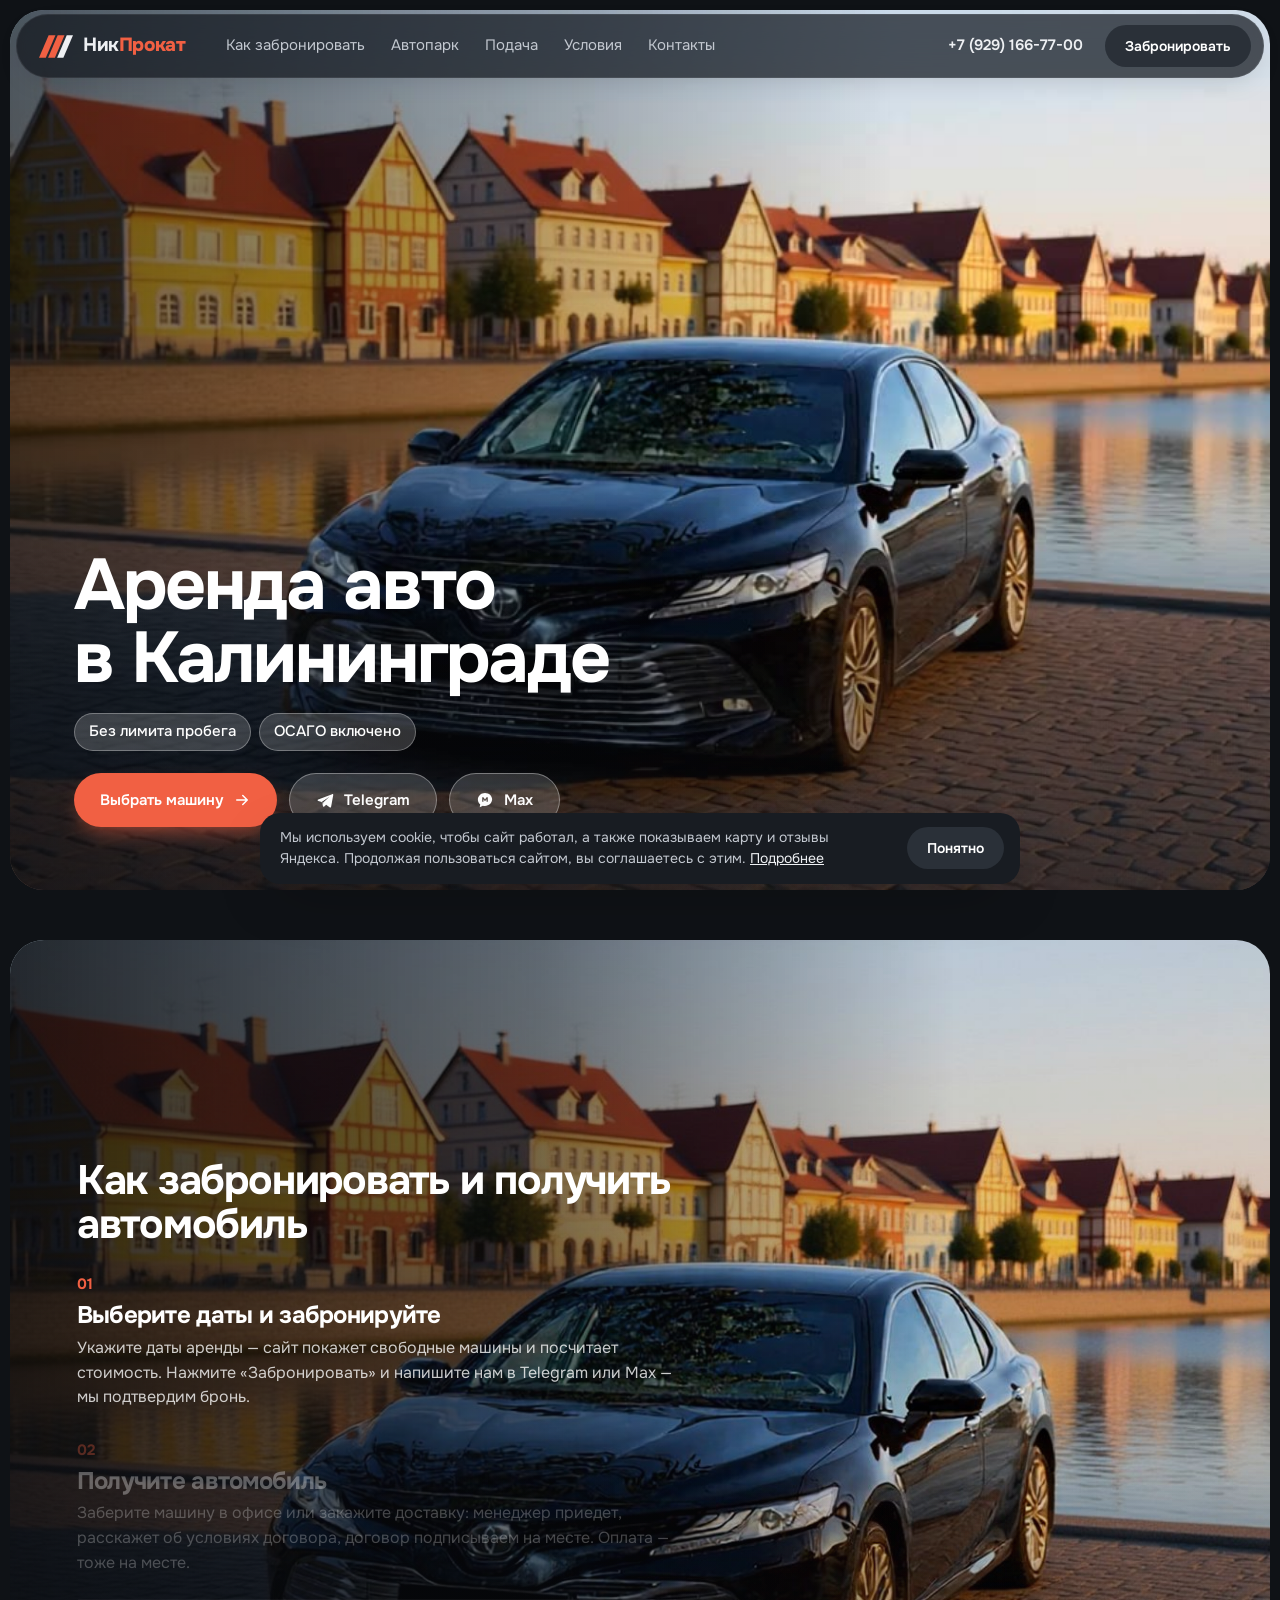
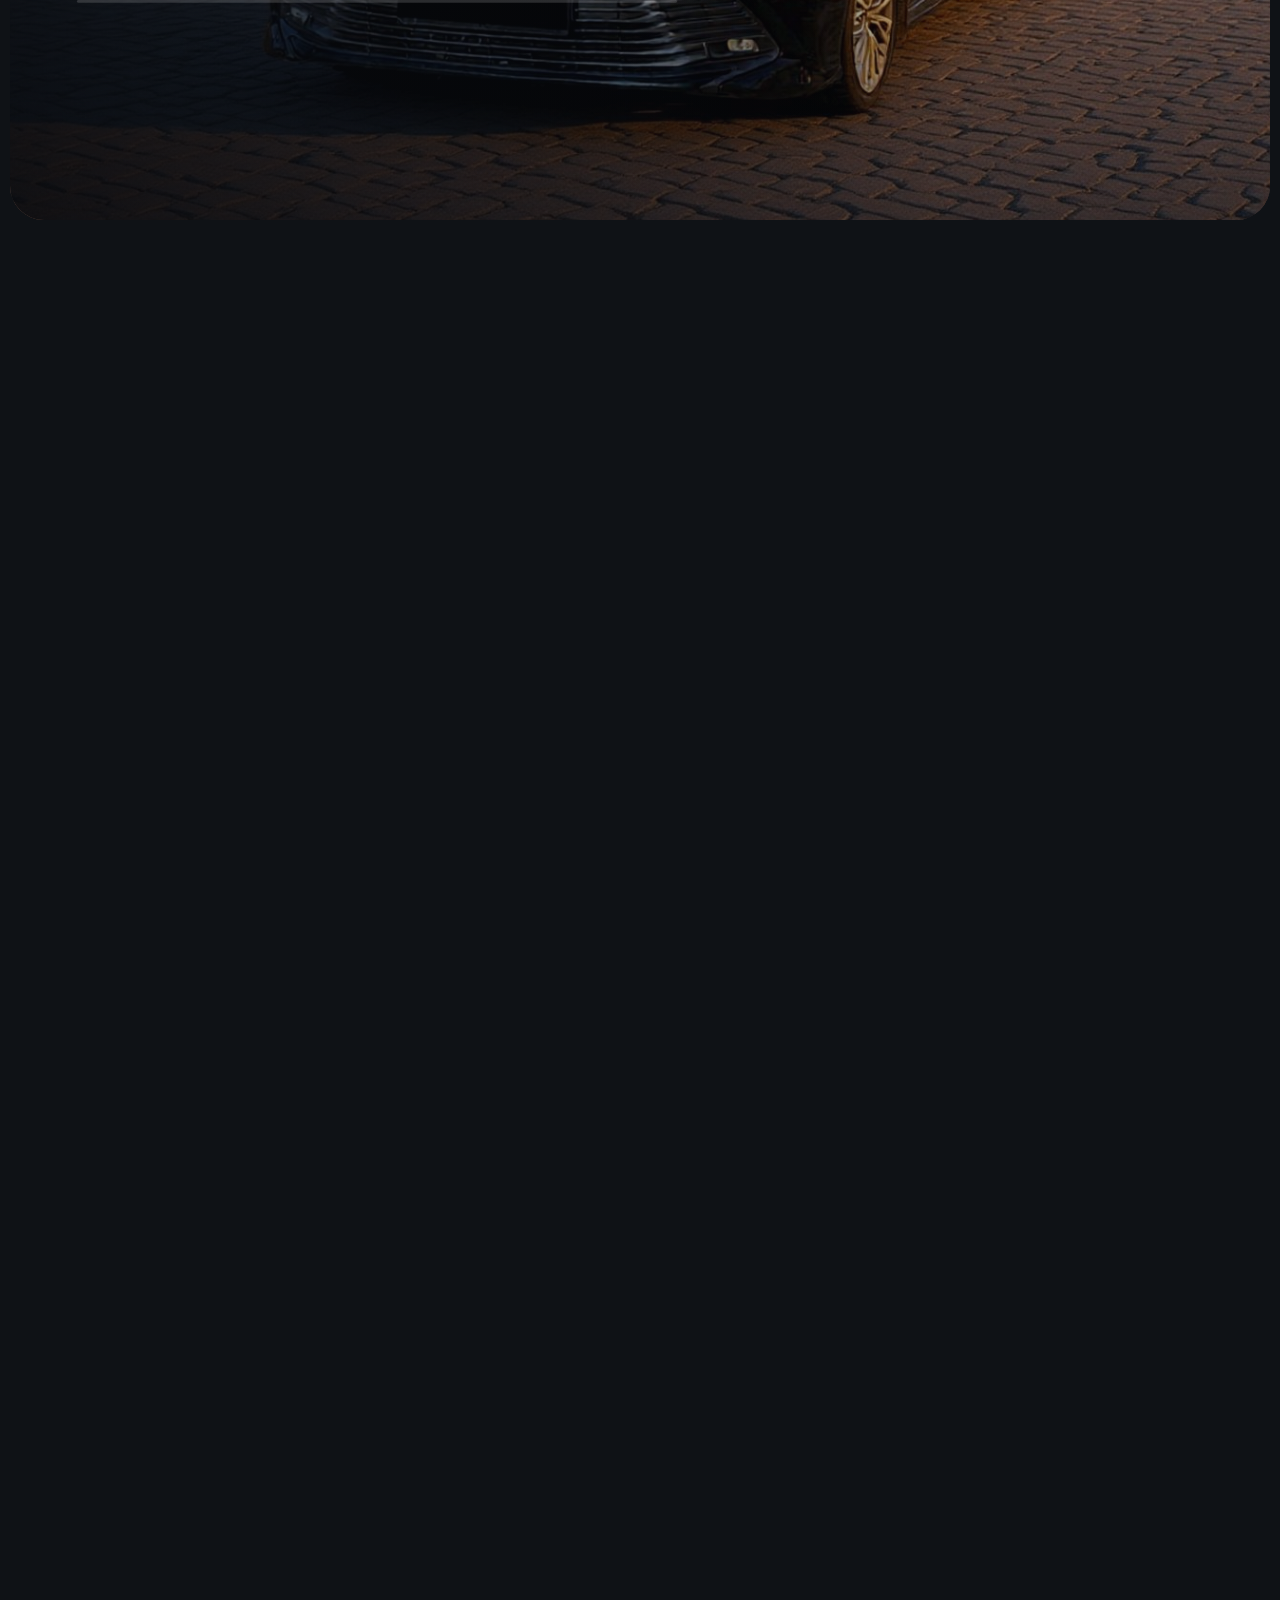
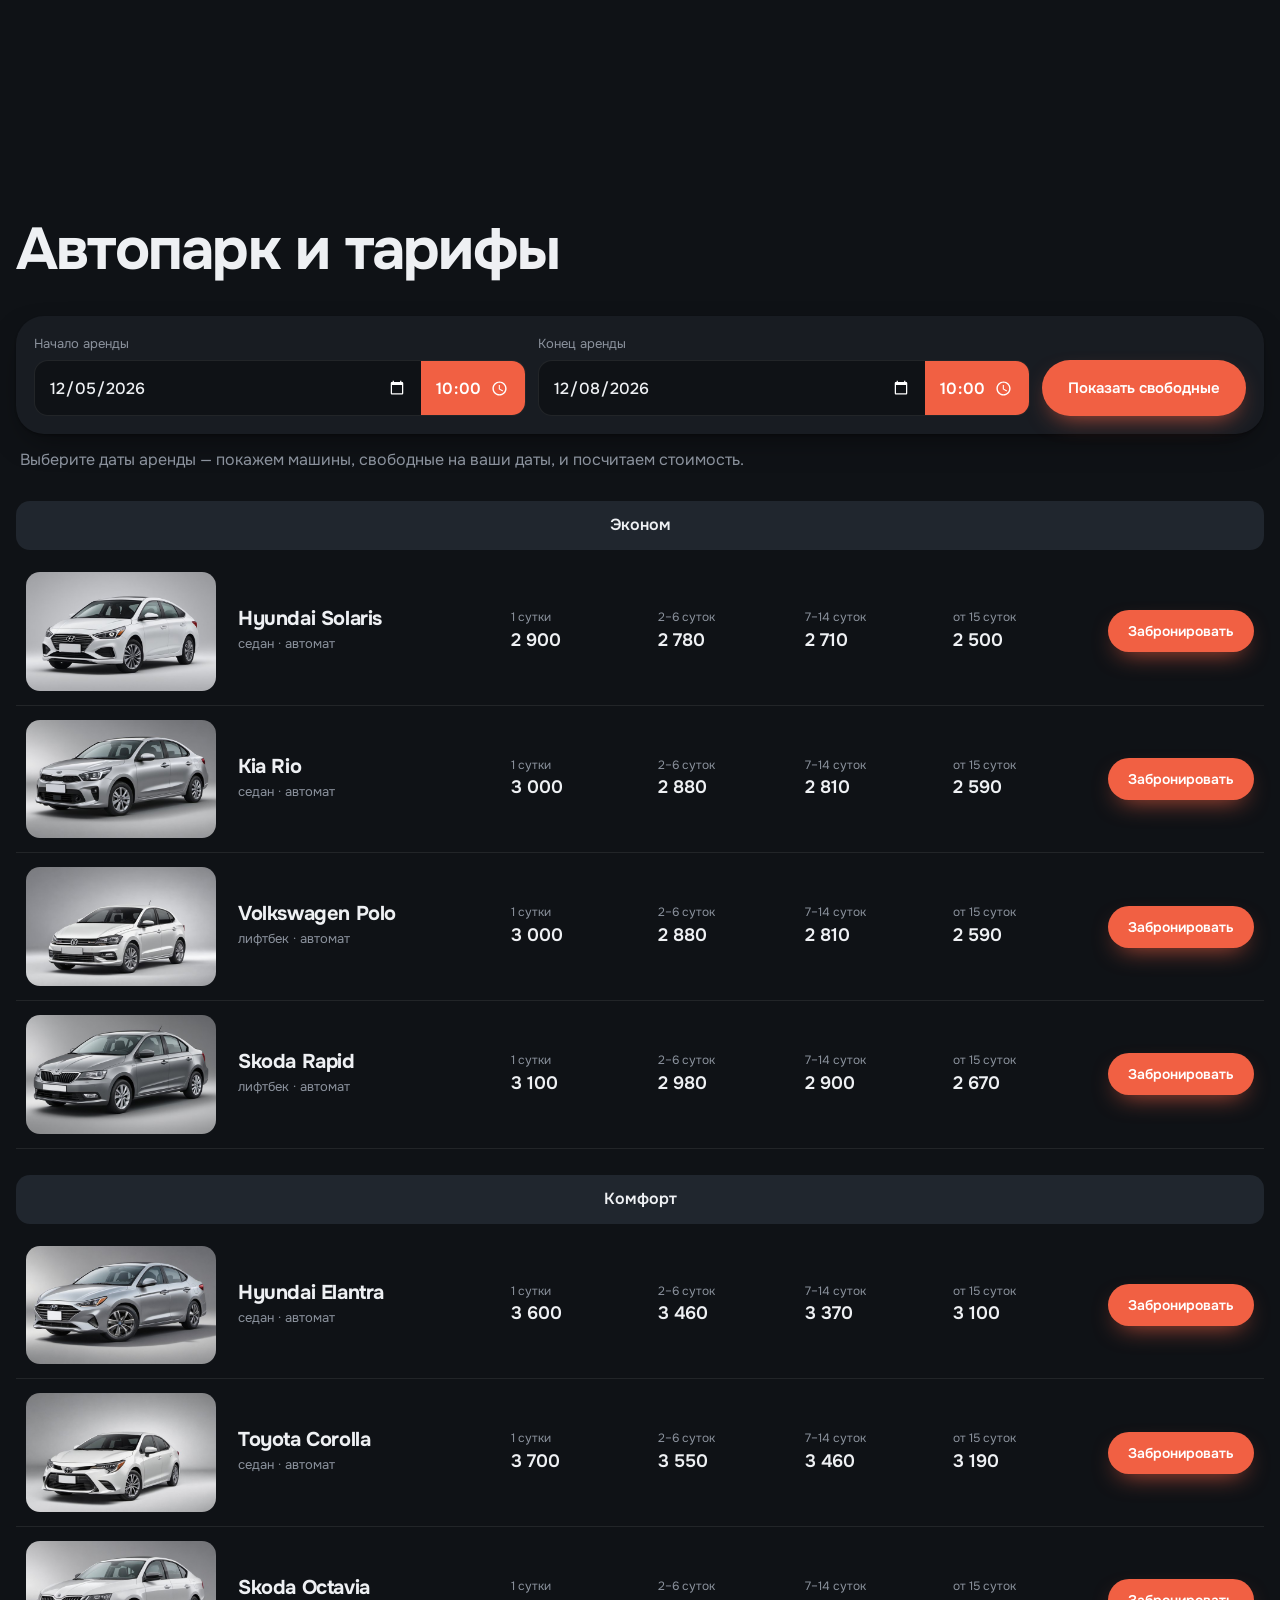
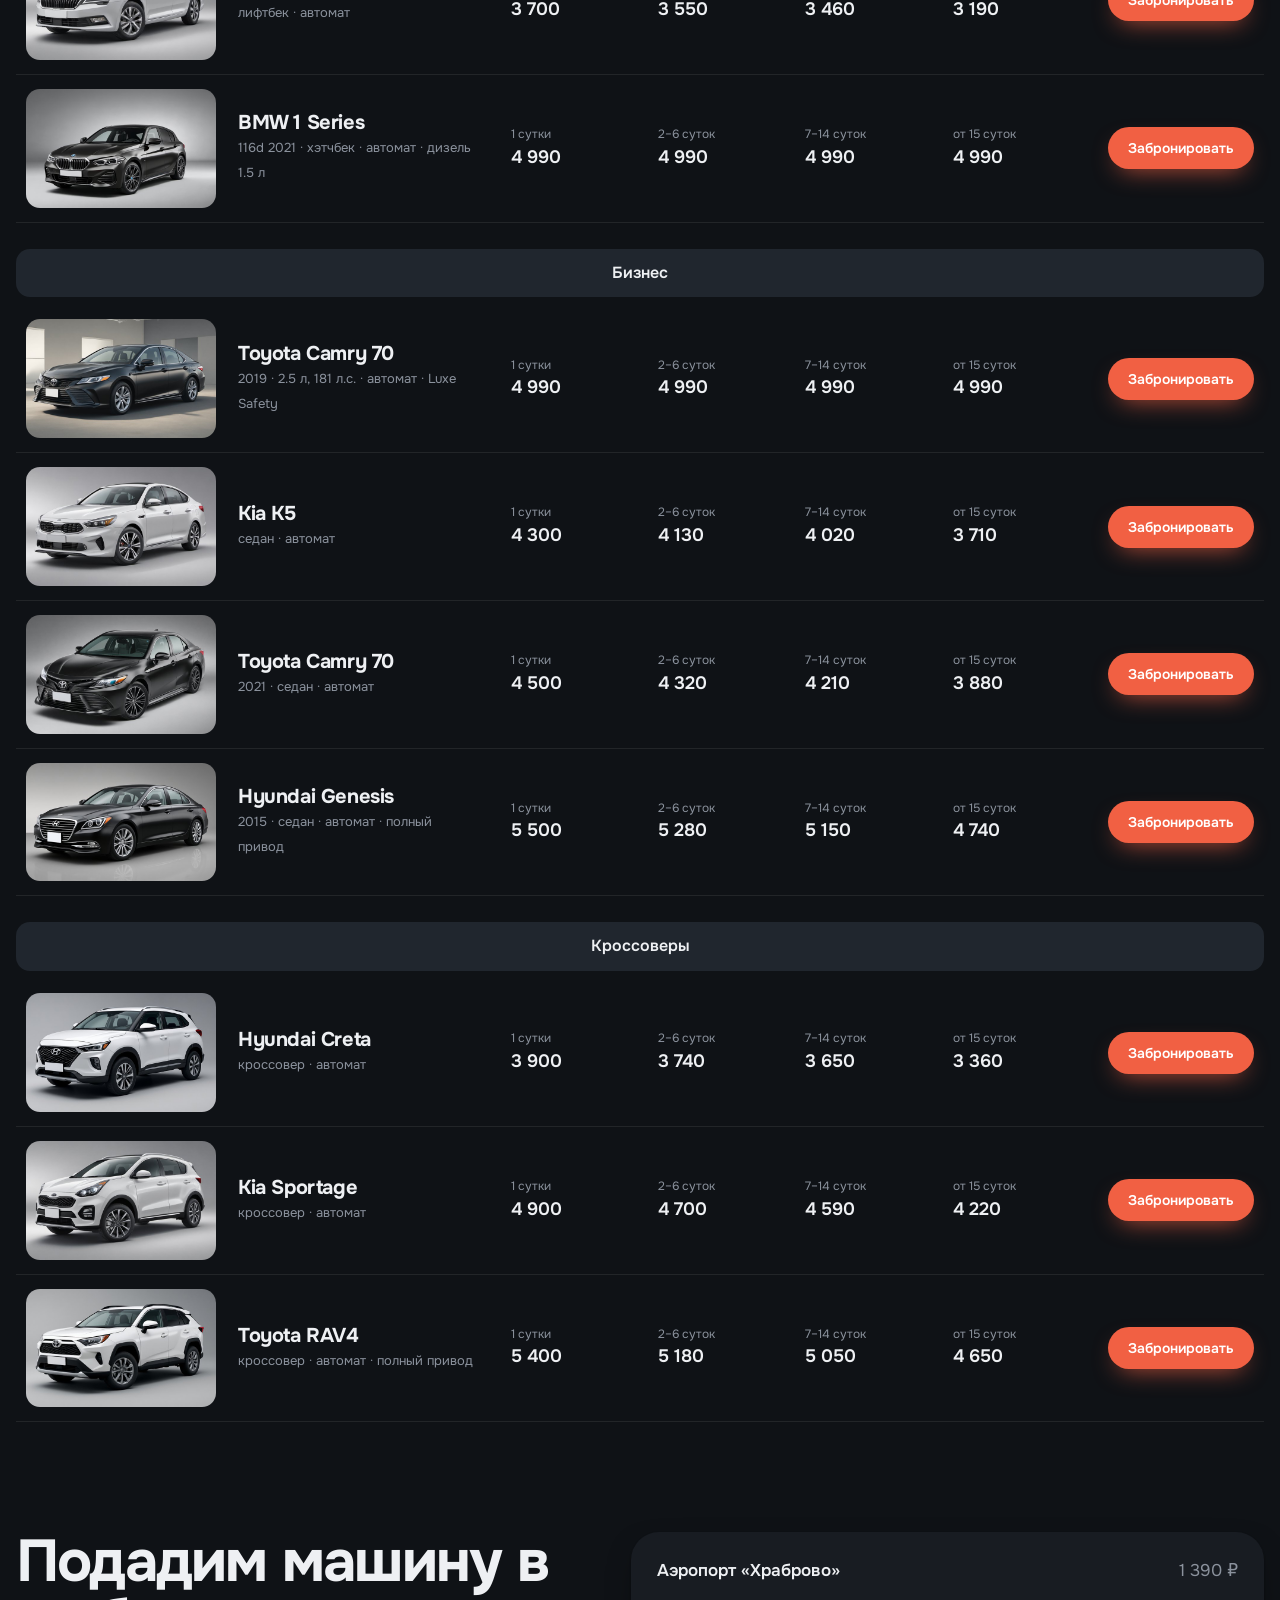
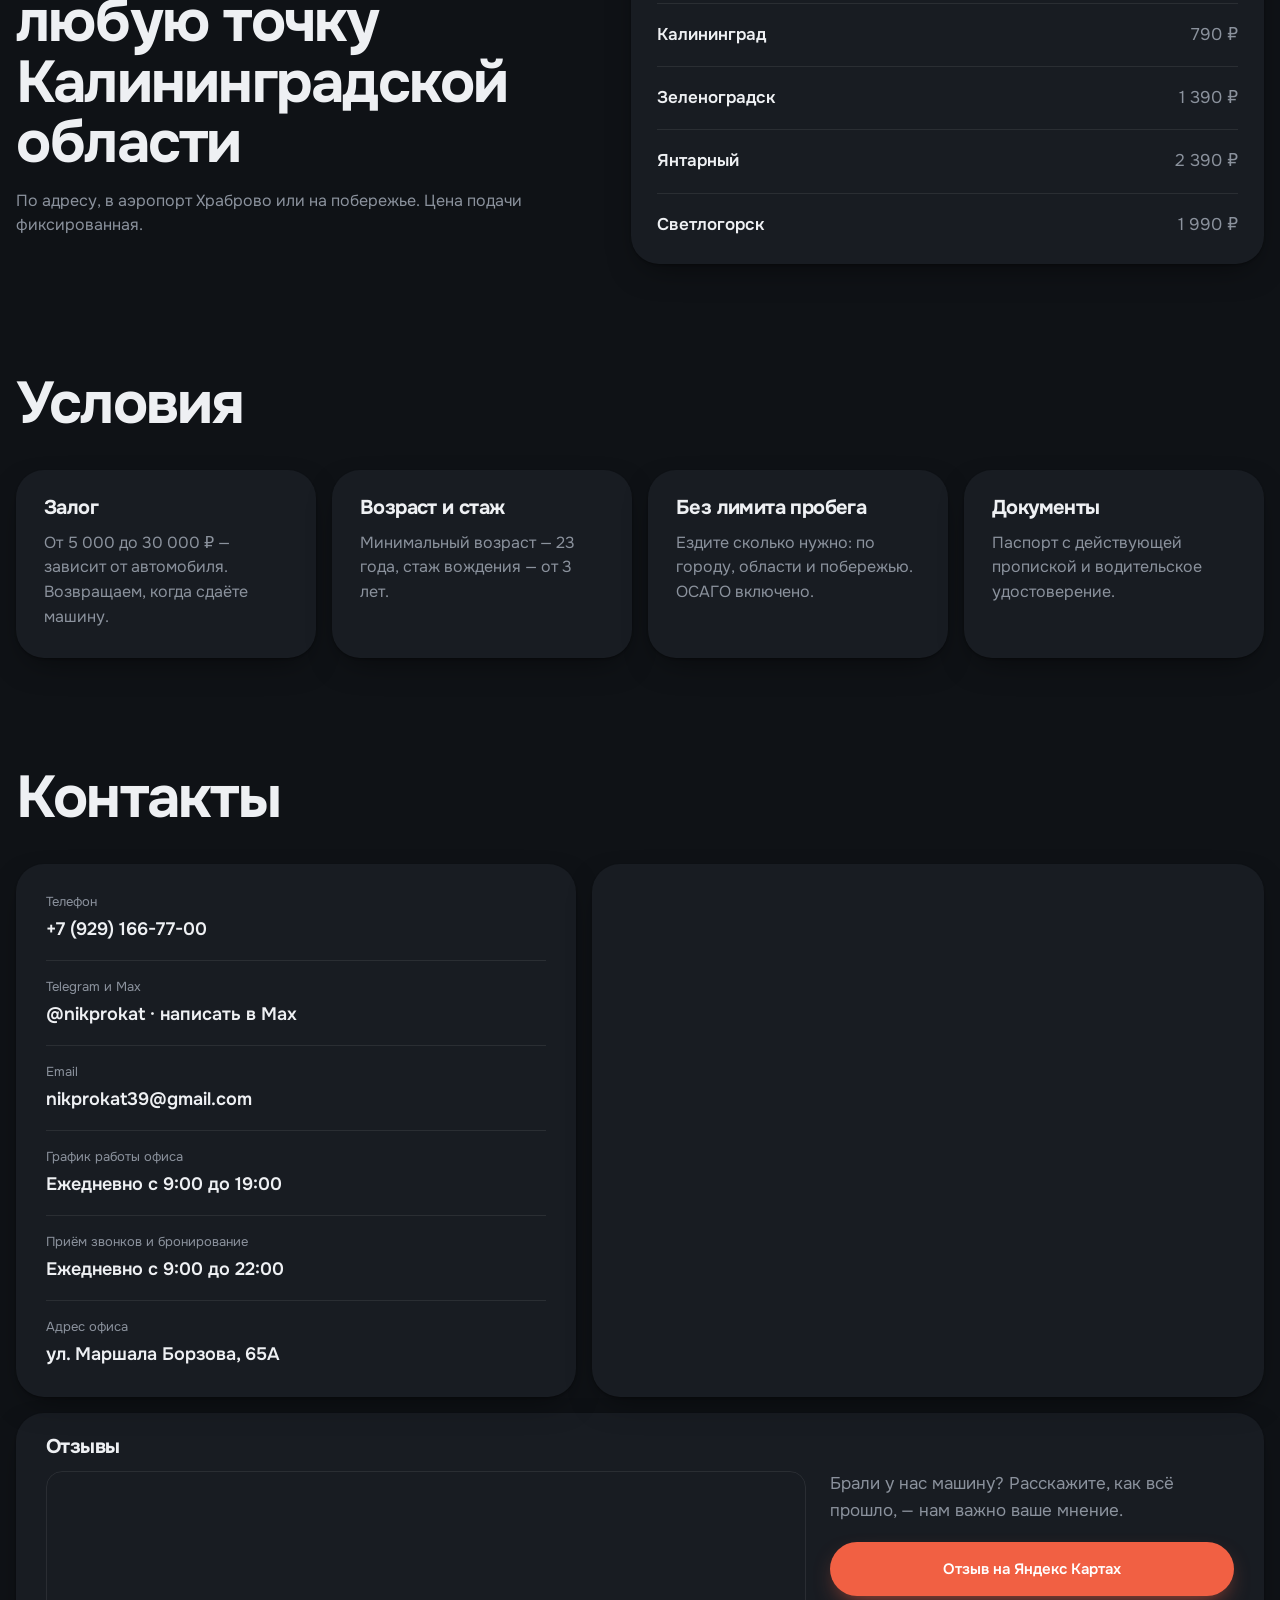
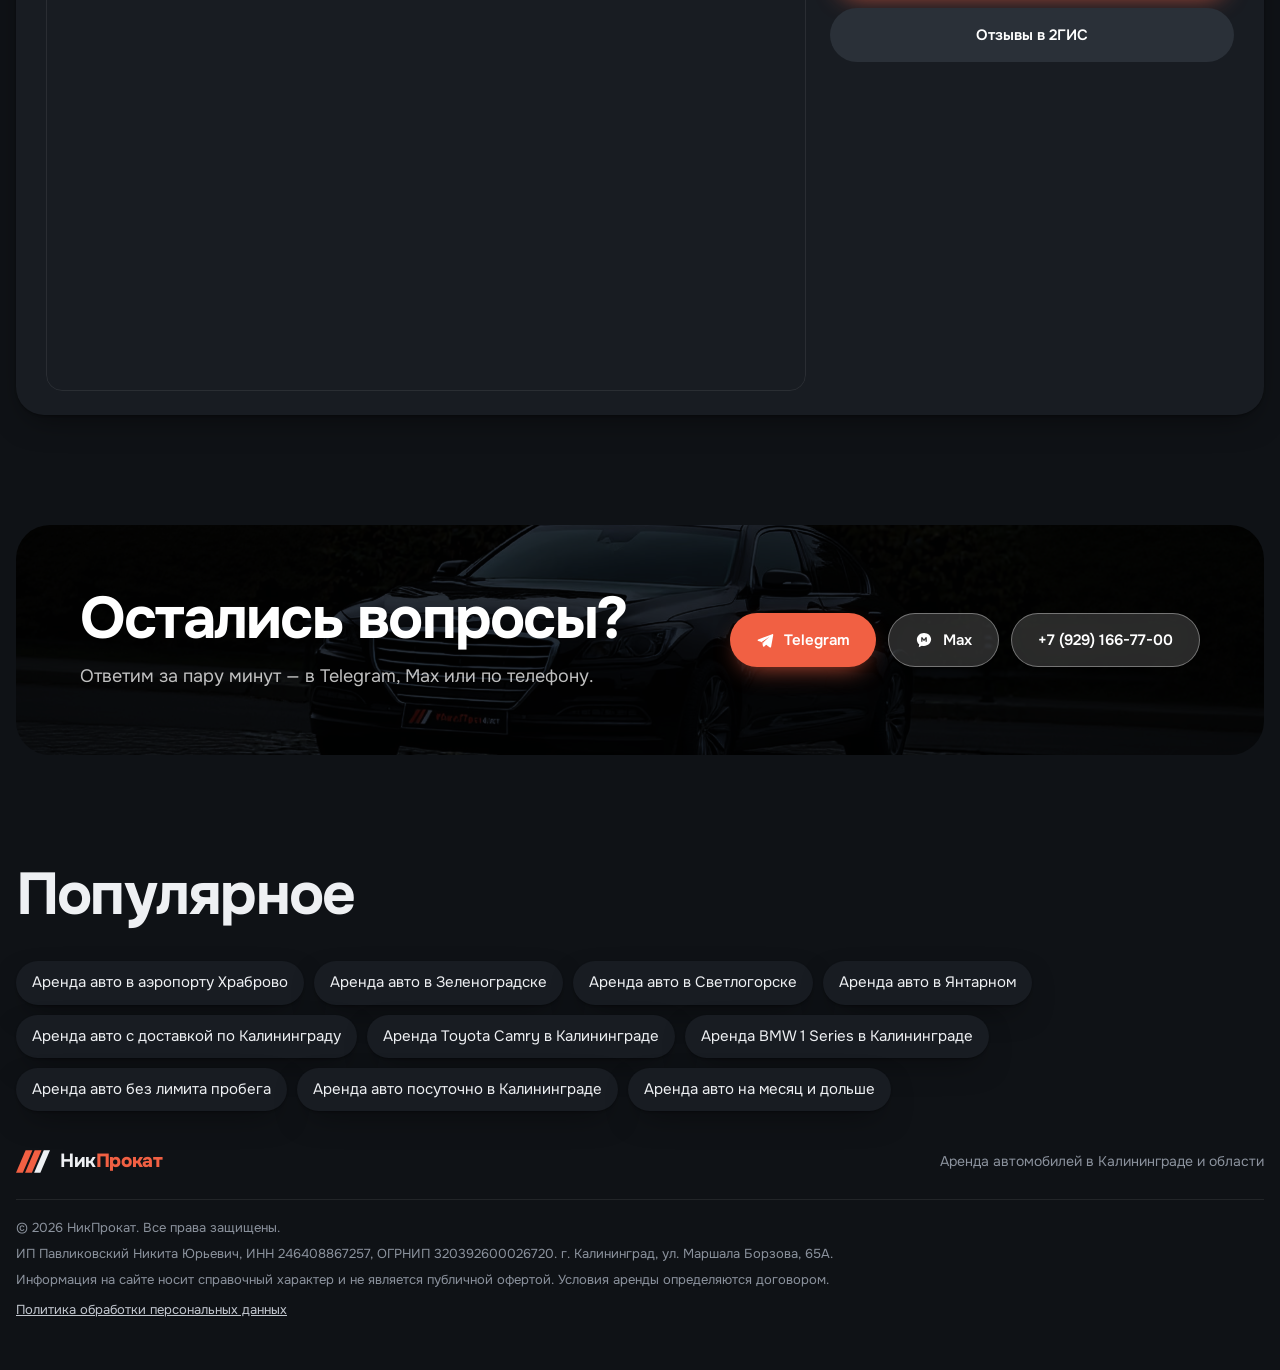
<file: index.html>
<!doctype html>
<html lang="ru">
<head>
<meta charset="utf-8">
<meta http-equiv="Content-Security-Policy" content="default-src 'self'; script-src 'self'; style-src 'self' 'unsafe-inline'; img-src 'self' data:; media-src 'self'; font-src 'self'; connect-src 'self'; frame-src https://yandex.ru; object-src 'none'; base-uri 'self'; form-action 'none'">
<meta name="referrer" content="strict-origin-when-cross-origin">
<meta name="viewport" content="width=device-width, initial-scale=1, viewport-fit=cover">
<title>Аренда авто в Калининграде без лимита пробега — НикПрокат</title>
<meta name="description" content="Прокат автомобилей в Калининграде: Toyota Camry, BMW и другие. Без лимита пробега, ОСАГО включено, подача в аэропорт Храброво и по всей Калининградской области. Бронь в Telegram и Max.">
<link rel="canonical" href="https://nikprokat.ru/">
<link rel="icon" href="favicon.svg" type="image/svg+xml">
<meta property="og:type" content="website">
<meta property="og:site_name" content="НикПрокат">
<meta property="og:url" content="https://nikprokat.ru/">
<meta property="og:title" content="Аренда авто в Калининграде — НикПрокат">
<meta property="og:description" content="Без лимита пробега, ОСАГО включено. Подача в Храброво и по области.">
<meta property="og:image" content="https://nikprokat.ru/img/hero-camry19.jpg">
<meta property="og:locale" content="ru_RU">
<script type="application/ld+json">{"@context": "https://schema.org", "@type": "AutoRental", "name": "НикПрокат", "url": "https://nikprokat.ru/", "image": "https://nikprokat.ru/img/hero-camry19.jpg", "logo": "https://nikprokat.ru/favicon.svg", "description": "Аренда автомобилей в Калининграде без лимита пробега, ОСАГО включено. Подача в аэропорт Храброво, Зеленоградск, Светлогорск и по всей Калининградской области.", "telephone": "+7-929-166-77-00", "email": "nikprokat39@gmail.com", "address": {"@type": "PostalAddress", "streetAddress": "ул. Маршала Борзова, 65А", "addressLocality": "Калининград", "addressRegion": "Калининградская область", "addressCountry": "RU"}, "areaServed": "Калининградская область", "openingHoursSpecification": [{"@type": "OpeningHoursSpecification", "dayOfWeek": ["Monday", "Tuesday", "Wednesday", "Thursday", "Friday", "Saturday", "Sunday"], "opens": "09:00", "closes": "19:00"}], "sameAs": ["https://t.me/nikprokat", "https://yandex.ru/maps/org/40178557680", "https://2gis.ru/kaliningrad/firm/70000001118461653"]}</script>
<meta name="theme-color" content="#0f1216">
<link rel="stylesheet" href="fonts/onest.css">
<link rel="stylesheet" href="site.css?v=19">
</head>
<body>

<svg width="0" height="0" style="position:absolute" aria-hidden="true">
  <symbol id="mark" viewBox="0 0 120 80">
    <path d="M34 0h24L24 80H0z" fill="#f16043"/>
    <path d="M66 0h24L56 80H32z" fill="#f16043"/>
    <path d="M98 0h22L86 80H64z" fill="currentColor"/>
  </symbol>
  <symbol id="arrow" viewBox="0 0 24 24"><path d="M5 12h13m-5-6 6 6-6 6" fill="none" stroke="currentColor" stroke-width="2" stroke-linecap="round" stroke-linejoin="round"/></symbol>
  <symbol id="max" viewBox="0 0 24 24"><path d="M12 2.5c-5.3 0-9.5 3.9-9.5 8.8 0 2.6 1.2 4.9 3.1 6.5L5 21.5l4.2-1.9c.9.2 1.8.3 2.8.3 5.3 0 9.5-3.9 9.5-8.8S17.3 2.5 12 2.5Zm-3.7 11.9V8.3h1.6l2.1 3 2.1-3h1.6v6.1h-1.6v-3.5l-2.1 2.9-2.1-2.9v3.5H8.3Z" fill="currentColor"/></symbol>
  <symbol id="tg" viewBox="0 0 24 24"><path d="M21.5 4.2 2.9 11.4c-1 .4-1 1.7.1 2l4.6 1.4 1.8 5.6c.2.7 1.1.9 1.6.4l2.6-2.5 4.9 3.6c.6.4 1.4.1 1.6-.6L23 5.4c.2-.9-.7-1.6-1.5-1.2Zm-3.6 3.5-8.3 7.6-.3 3.1-1.3-4.2 9.9-6.5Z" fill="currentColor"/></symbol>
</svg>

<header class="nav" id="nav">
  <a class="logo" href="#top" aria-label="НикПрокат — наверх">
    <svg class="logo__mark"><use href="#mark"/></svg>
    <span class="logo__word">Ник<b>Прокат</b></span>
  </a>
  <nav class="nav__links" aria-label="Разделы">
    <a href="#how">Как забронировать</a>
    <a href="#fleet">Автопарк</a>
    <a href="#delivery">Подача</a>
    <a href="#terms">Условия</a>
    <a href="#info">Контакты</a>
  </nav>
  <a class="nav__phone" href="tel:+79291667700">+7 (929) 166-77-00</a>
  <a class="btn btn--dark btn--sm" href="#fleet">Забронировать</a>
</header>

<main id="top">

<!-- ГЛАВНЫЙ ЭКРАН -->
<section class="hero" id="hero">
  <div class="hero__media" id="heroMedia"></div>
  <div class="hero__shade"></div>

  <div class="hero__copy">
    <h1 class="hero__title">Аренда авто<br>в Калининграде</h1>
    <ul class="hero__tags"><li class="chip chip--glass">Без лимита пробега</li><li class="chip chip--glass">ОСАГО включено</li></ul>
    <div class="hero__cta">
      <a class="btn" href="#fleet">Выбрать машину <svg class="i"><use href="#arrow"/></svg></a>
      <a class="btn btn--glass" href="https://t.me/nikprokat" target="_blank" rel="noopener"><svg class="i"><use href="#tg"/></svg> Telegram</a>
      <a class="btn btn--glass js-max" href="https://web.max.ru/557016128" target="_blank" rel="noopener"><svg class="i"><use href="#max"/></svg> Max</a>
    </div>
  </div>

</section>

<!-- КАК ЗАБРОНИРОВАТЬ: история, которая меняется при прокрутке -->
<section class="story" id="how">
  <div class="story__pin">
    <div class="story__media">
      <img class="story__img on" src="img/story-1.jpg" alt="Toyota Camry на набережной в Калининграде" loading="lazy">
      <img class="story__img" src="img/story-2.jpg" alt="BMW 1 Series на трассе вдоль моря" loading="lazy">
    </div>
    <div class="story__shade"></div>
    <div class="story__text">
      <h2 class="h2">Как забронировать и получить автомобиль</h2>
      <div class="story__steps">
        <div class="story__step on"><span class="step__n">01</span><h3>Выберите даты и забронируйте</h3><p>Укажите даты аренды — сайт покажет свободные машины и посчитает стоимость. Нажмите «Забронировать» и напишите нам в Telegram или Max — мы подтвердим бронь.</p></div>
        <div class="story__step"><span class="step__n">02</span><h3>Получите автомобиль</h3><p>Заберите машину в офисе или закажите доставку: менеджер приедет, расскажет об условиях договора, договор подписываем на месте. Оплата — тоже на месте.</p></div>
      </div>
      <div class="story__bar"><i></i></div>
    </div>
  </div>
</section>

<!-- АВТОПАРК -->
<section class="section wrap" id="fleet">
  <div class="head">
    <h2 class="h2">Автопарк и тарифы</h2>
  </div>
  <form class="when" id="when">
    <label class="when__f"><span>Начало аренды</span><span class="when__in"><input type="date" id="fFrom" required><input type="time" id="fFromT" value="10:00" step="1800"></span></label>
    <label class="when__f"><span>Конец аренды</span><span class="when__in"><input type="date" id="fTo" required><input type="time" id="fToT" value="10:00" step="1800"></span></label>
    <button class="btn" type="submit">Показать свободные</button>
  </form>
  <p class="when__note" id="whenNote">Выберите даты аренды — покажем машины, свободные на ваши даты, и посчитаем стоимость.</p>
  <div class="tariffs" id="fleetList"></div>
</section>

<!-- ПОДАЧА -->
<section class="section wrap" id="delivery">
  <div class="delivery">
    <div>
      <h2 class="h2">Подадим машину в любую точку Калининградской области</h2>
      <p class="muted">По адресу, в аэропорт Храброво или на побережье. Цена подачи фиксированная.</p>
    </div>
    <ul class="places" id="places"></ul>
  </div>
</section>

<!-- УСЛОВИЯ -->
<section class="section wrap" id="terms">
  <div class="head"><h2 class="h2">Условия</h2></div>
  <div class="terms">
    <div class="term"><h3>Залог</h3><p>От 5 000 до 30 000 ₽ — зависит от автомобиля. Возвращаем, когда сдаёте машину.</p></div>
    <div class="term"><h3>Возраст и стаж</h3><p>Минимальный возраст — 23 года, стаж вождения — от 3 лет.</p></div>
    <div class="term"><h3>Без лимита пробега</h3><p>Ездите сколько нужно: по городу, области и побережью. ОСАГО включено.</p></div>
    <div class="term"><h3>Документы</h3><p>Паспорт с действующей пропиской и водительское удостоверение.</p></div>
  </div>
</section>

<!-- КОНТАКТЫ -->
<section class="section wrap" id="info">
  <div class="head"><h2 class="h2">Контакты</h2></div>
  <div class="contacts">
    <dl class="contacts__list">
      <div><dt>Телефон</dt><dd><a href="tel:+79291667700">+7 (929) 166-77-00</a></dd></div>
      <div><dt>Telegram и Max</dt><dd><a href="https://t.me/nikprokat" target="_blank" rel="noopener">@nikprokat</a> · <a class="js-max" href="https://web.max.ru/557016128" target="_blank" rel="noopener">написать в Max</a></dd></div>
      <div data-c="email" hidden><dt>Email</dt><dd><a></a></dd></div>
      <div><dt>График работы офиса</dt><dd>Ежедневно с 9:00 до 19:00</dd></div>
      <div><dt>Приём звонков и бронирование</dt><dd>Ежедневно с 9:00 до 22:00</dd></div>
      <div data-c="address" hidden><dt>Адрес офиса</dt><dd></dd></div>
    </dl>
    <div class="contacts__map" data-c="map" hidden></div>
  </div>
  <div class="reviews" data-c="reviews" hidden></div>
</section>

<section class="wrap" id="contacts">
  <div class="cta">
    <div>
      <h2 class="h2">Остались вопросы?</h2>
      <p>Ответим за пару минут — в Telegram, Max или по телефону.</p>
    </div>
    <div class="cta__btns">
      <a class="btn" href="https://t.me/nikprokat" target="_blank" rel="noopener"><svg class="i"><use href="#tg"/></svg> Telegram</a>
      <a class="btn btn--glass js-max" href="https://web.max.ru/557016128" target="_blank" rel="noopener"><svg class="i"><use href="#max"/></svg> Max</a>
      <a class="btn btn--glass" href="tel:+79291667700">+7 (929) 166-77-00</a>
    </div>
  </div>
</section>

<!-- ПОПУЛЯРНОЕ (make_pages.py) -->
<section class="section wrap" id="popular">
  <div class="head"><h2 class="h2">Популярное</h2></div>
  <nav class="lp__links"><a href="/arenda-avto-hrabrovo/">Аренда авто в аэропорту Храброво</a><a href="/arenda-avto-zelenogradsk/">Аренда авто в Зеленоградске</a><a href="/arenda-avto-svetlogorsk/">Аренда авто в Светлогорске</a><a href="/arenda-avto-yantarny/">Аренда авто в Янтарном</a><a href="/arenda-avto-kaliningrad-dostavka/">Аренда авто с доставкой по Калининграду</a><a href="/arenda-toyota-camry/">Аренда Toyota Camry в Калининграде</a><a href="/arenda-bmw/">Аренда BMW 1 Series в Калининграде</a><a href="/arenda-avto-bez-limita-probega/">Аренда авто без лимита пробега</a><a href="/arenda-avto-posutochno/">Аренда авто посуточно в Калининграде</a><a href="/arenda-avto-na-mesyac/">Аренда авто на месяц и дольше</a></nav>
</section>
<!-- /ПОПУЛЯРНОЕ -->

<footer class="footer wrap">
  <div class="footer__top">
    <a class="logo" href="#top"><svg class="logo__mark"><use href="#mark"/></svg><span class="logo__word">Ник<b>Прокат</b></span></a>
    <span class="muted">Аренда автомобилей в Калининграде и области</span>
  </div>
  <div class="footer__legal">
    <p>© 2026 НикПрокат. Все права защищены.</p>
    <p class="op-line">ИП Павликовский Никита Юрьевич, ИНН 246408867257, ОГРНИП 320392600026720. г. Калининград, ул. Маршала Борзова, 65А.</p>
    <p>Информация на сайте носит справочный характер и не является публичной офертой. Условия аренды определяются договором.</p>
    <p class="footer__links"><a href="privacy.html">Политика обработки персональных данных</a></p>
  </div>
</footer>
</main>

<!-- ОКНО БРОНИ -->
<dialog class="book" id="book">
  <div class="book__card">
    <button class="book__x" id="bookClose" aria-label="Закрыть">×</button>
    <div class="book__gallery">
      <img class="book__img" id="bookImg" alt="">
      <div class="book__thumbs" id="bookThumbs"></div>
    </div>
    <div class="book__body">
      <h3 id="bookName"></h3>
      <p class="muted" id="bookSub"></p>
      <div class="book__dates">
        <label>Начало<input type="date" id="dFrom"></label>
        <label>Конец<input type="date" id="dTo"></label>
      </div>
      <div class="book__where">
        <label>Где получить<select id="dPick"></select></label>
        <label>Где сдать<select id="dDrop"></select></label>
      </div>
      <div class="book__status" id="bookStatus"></div>
      <div class="book__lead" id="bookLead">
        <div class="book__calc" id="bookCalc"></div>
        <a class="btn btn--wide js-send" data-app="Telegram" href="https://t.me/nikprokat" target="_blank" rel="noopener"><svg class="i"><use href="#tg"/></svg> Забронировать в Telegram</a>
        <a class="btn btn--wide btn--dark js-send" data-app="Max" href="https://web.max.ru/557016128" target="_blank" rel="noopener"><svg class="i"><use href="#max"/></svg> Забронировать в Max</a>
        <a class="btn btn--wide btn--line" href="tel:+79291667700">Позвонить: +7 (929) 166-77-00</a>
      </div>
      <div class="book__go" id="bookGo" hidden>
        <b>Перенаправляем вас для дальнейшего бронирования</b>
        <p>Для бронирования нужно будет внести предоплату — её запросит менеджер. Предоплата идёт в счёт аренды автомобиля.</p>
        <p class="book__note" id="goNote"></p>
        <a class="btn btn--wide" id="goOn" href="#" target="_blank" rel="noopener">Продолжить</a>
        <button class="btn btn--wide btn--line" type="button" id="goBack">Назад</button>
      </div>
    </div>
  </div>
</dialog>

<div class="cookie" id="cookie" hidden>
  <p>Мы используем cookie, чтобы сайт работал, а также показываем карту и отзывы Яндекса. Продолжая пользоваться сайтом, вы соглашаетесь с этим. <a href="privacy.html">Подробнее</a></p>
  <button class="btn btn--dark btn--sm" type="button" id="cookieOk">Понятно</button>
</div>

<script src="site.js?v=22"></script>
</body>
</html>
</file>
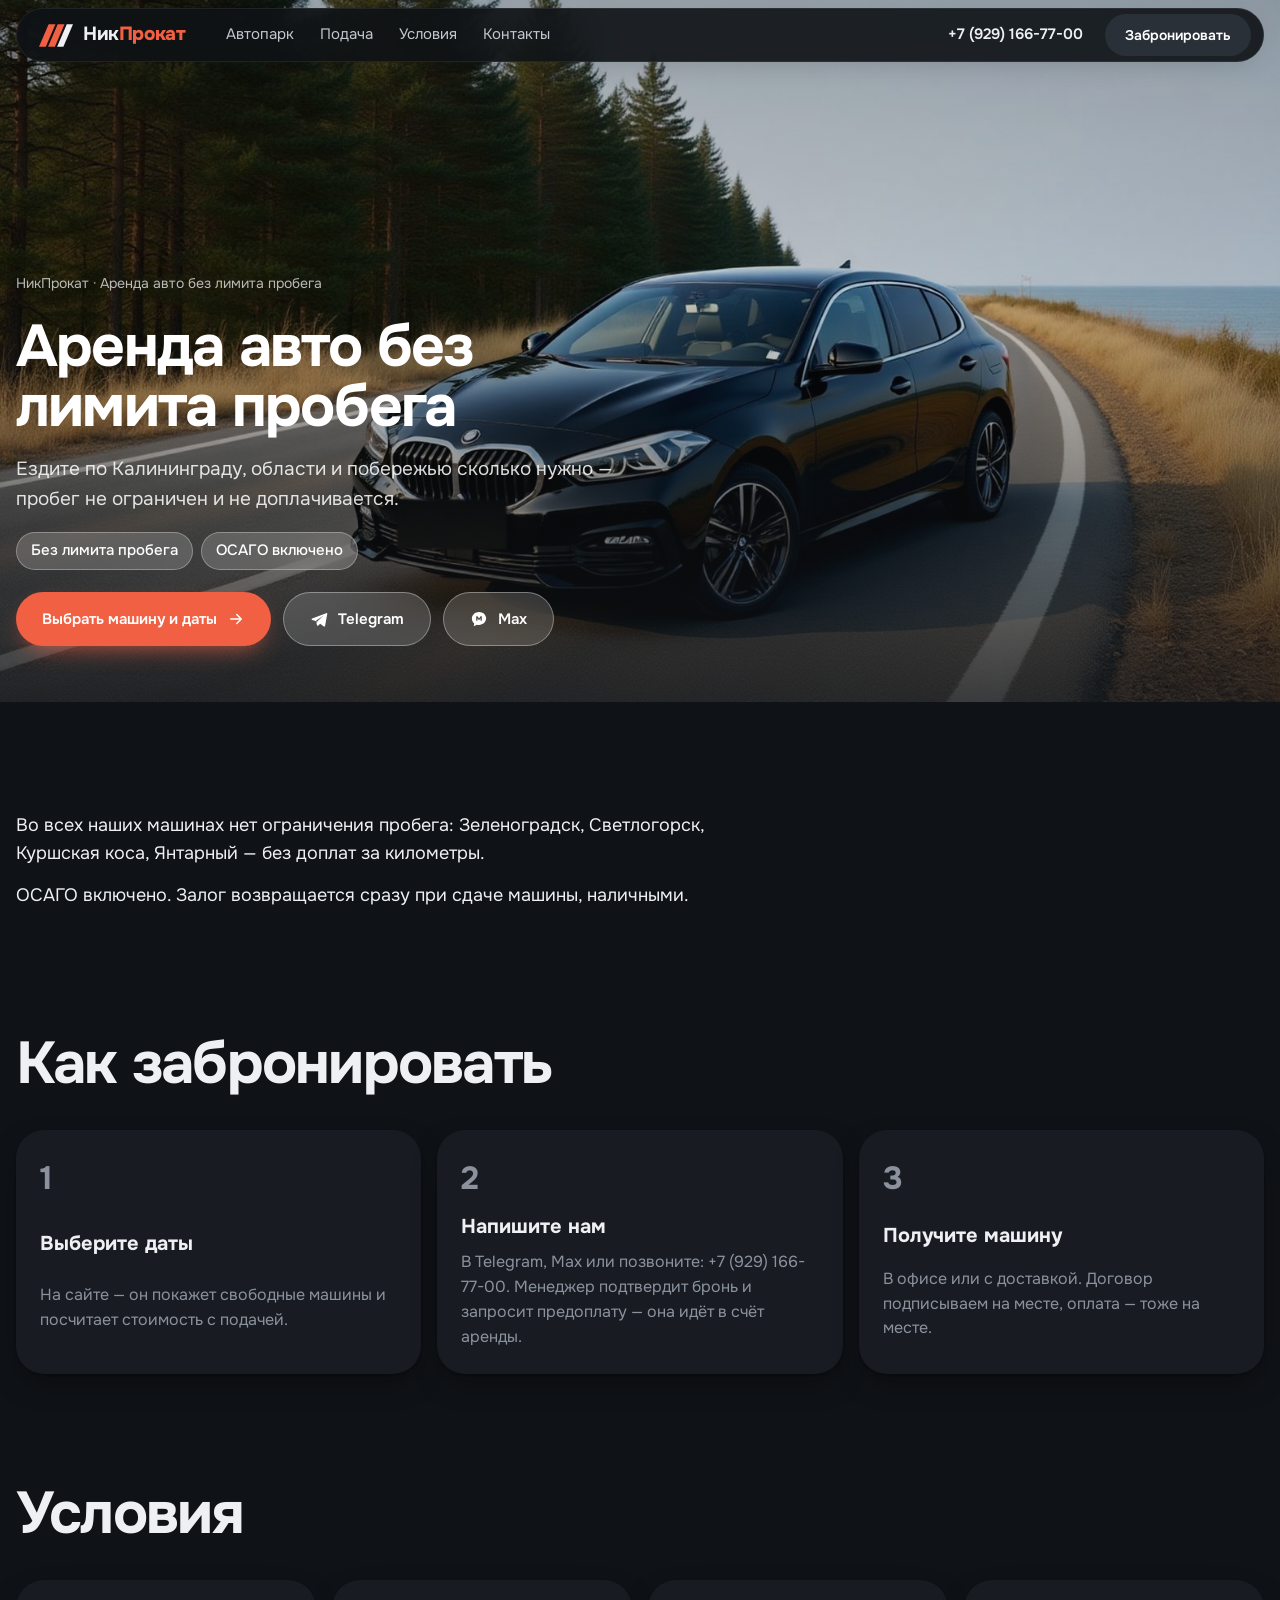
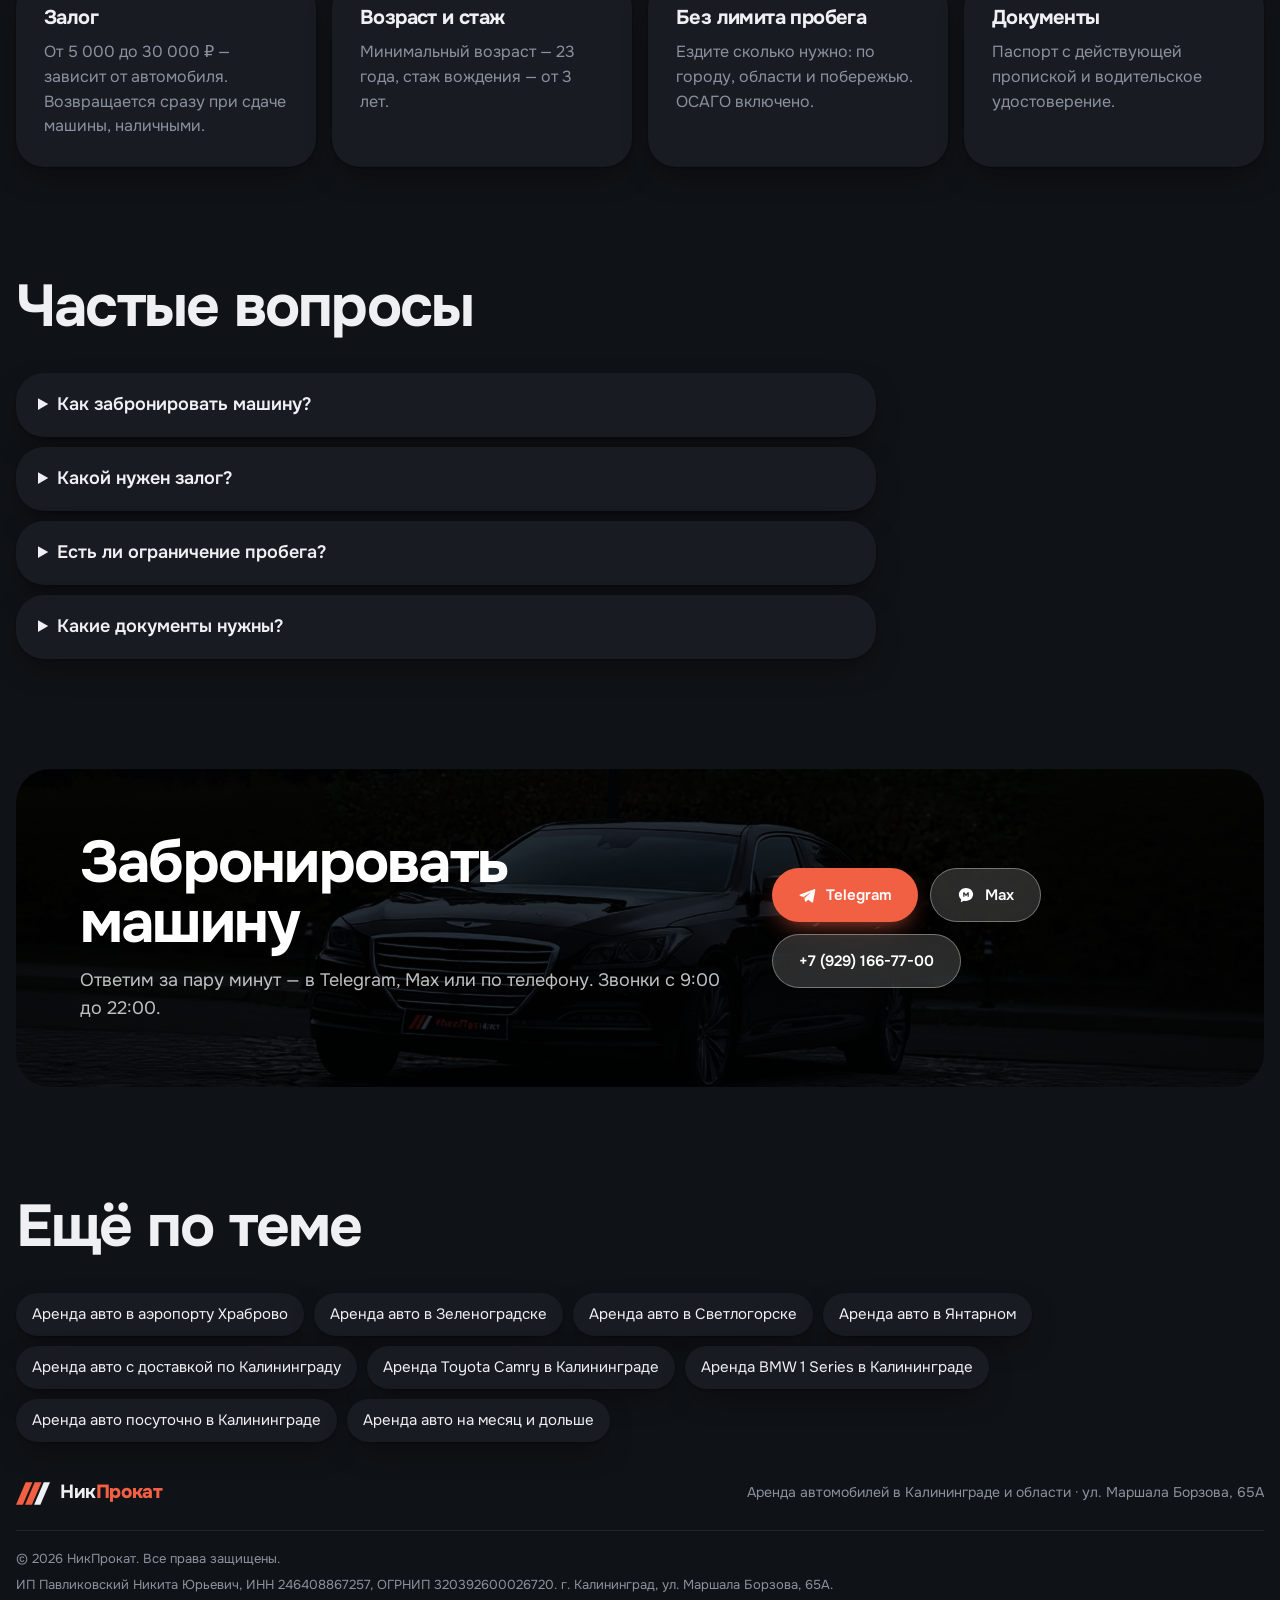
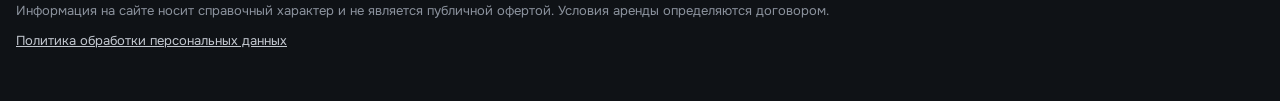
<file: arenda-avto-bez-limita-probega/index.html>
<!doctype html>
<html lang="ru">
<head>
<meta charset="utf-8">
<meta http-equiv="Content-Security-Policy" content="default-src 'self'; script-src 'self'; style-src 'self' 'unsafe-inline'; img-src 'self' data:; media-src 'self'; font-src 'self'; connect-src 'self'; frame-src https://yandex.ru; object-src 'none'; base-uri 'self'; form-action 'none'">
<meta name="referrer" content="strict-origin-when-cross-origin">
<meta name="viewport" content="width=device-width, initial-scale=1, viewport-fit=cover">
<title>Аренда авто без лимита пробега в Калининграде | НикПрокат</title>
<meta name="description" content="Ездите по Калининграду, области и побережью сколько нужно — пробег не ограничен и не доплачивается. Без лимита пробега, ОСАГО включено. Бронь в Telegram, Max или по телефону +7 (929) 166-77-00.">
<link rel="canonical" href="https://nikprokat.ru/arenda-avto-bez-limita-probega/">
<link rel="icon" href="/favicon.svg" type="image/svg+xml">
<meta property="og:type" content="website">
<meta property="og:site_name" content="НикПрокат">
<meta property="og:url" content="https://nikprokat.ru/arenda-avto-bez-limita-probega/">
<meta property="og:title" content="Аренда авто без лимита пробега — НикПрокат">
<meta property="og:description" content="Ездите по Калининграду, области и побережью сколько нужно — пробег не ограничен и не доплачивается.">
<meta property="og:image" content="https://nikprokat.ru/img/story-2.jpg">
<meta name="theme-color" content="#0f1216">
<link rel="stylesheet" href="/fonts/onest.css">
<link rel="stylesheet" href="/site.css?v=19">
<script type="application/ld+json">{"@context": "https://schema.org", "@type": "FAQPage", "mainEntity": [{"@type": "Question", "name": "Как забронировать машину?", "acceptedAnswer": {"@type": "Answer", "text": "Выберите даты на сайте — он покажет свободные машины и посчитает стоимость. Нажмите «Забронировать» и напишите нам в Telegram или Max. Менеджер подтвердит бронь и запросит предоплату — она идёт в счёт аренды."}}, {"@type": "Question", "name": "Какой нужен залог?", "acceptedAnswer": {"@type": "Answer", "text": "От 5 000 до 30 000 ₽ в зависимости от автомобиля. Залог возвращается сразу при сдаче машины, наличными."}}, {"@type": "Question", "name": "Есть ли ограничение пробега?", "acceptedAnswer": {"@type": "Answer", "text": "Нет. Пробег не ограничен, ОСАГО включено в стоимость."}}, {"@type": "Question", "name": "Какие документы нужны?", "acceptedAnswer": {"@type": "Answer", "text": "Паспорт с действующей пропиской и водительское удостоверение. Минимальный возраст — 23 года, стаж — от 3 лет."}}]}</script>
<script type="application/ld+json">{"@context": "https://schema.org", "@type": "BreadcrumbList", "itemListElement": [{"@type": "ListItem", "position": 1, "name": "НикПрокат", "item": "https://nikprokat.ru/"}, {"@type": "ListItem", "position": 2, "name": "Аренда авто без лимита пробега", "item": "https://nikprokat.ru/arenda-avto-bez-limita-probega/"}]}</script>
</head>
<body class="lp-page">
<svg width="0" height="0" style="position:absolute" aria-hidden="true">
  <symbol id="mark" viewBox="0 0 120 80">
    <path d="M34 0h24L24 80H0z" fill="#f16043"/>
    <path d="M66 0h24L56 80H32z" fill="#f16043"/>
    <path d="M98 0h22L86 80H64z" fill="currentColor"/>
  </symbol>
  <symbol id="arrow" viewBox="0 0 24 24"><path d="M5 12h13m-5-6 6 6-6 6" fill="none" stroke="currentColor" stroke-width="2" stroke-linecap="round" stroke-linejoin="round"/></symbol>
  <symbol id="max" viewBox="0 0 24 24"><path d="M12 2.5c-5.3 0-9.5 3.9-9.5 8.8 0 2.6 1.2 4.9 3.1 6.5L5 21.5l4.2-1.9c.9.2 1.8.3 2.8.3 5.3 0 9.5-3.9 9.5-8.8S17.3 2.5 12 2.5Zm-3.7 11.9V8.3h1.6l2.1 3 2.1-3h1.6v6.1h-1.6v-3.5l-2.1 2.9-2.1-2.9v3.5H8.3Z" fill="currentColor"/></symbol>
  <symbol id="tg" viewBox="0 0 24 24"><path d="M21.5 4.2 2.9 11.4c-1 .4-1 1.7.1 2l4.6 1.4 1.8 5.6c.2.7 1.1.9 1.6.4l2.6-2.5 4.9 3.6c.6.4 1.4.1 1.6-.6L23 5.4c.2-.9-.7-1.6-1.5-1.2Zm-3.6 3.5-8.3 7.6-.3 3.1-1.3-4.2 9.9-6.5Z" fill="currentColor"/></symbol>
</svg>
<header class="nav small" id="nav">
  <a class="logo" href="/" aria-label="НикПрокат — на главную"><svg class="logo__mark"><use href="#mark"/></svg><span class="logo__word">Ник<b>Прокат</b></span></a>
  <nav class="nav__links" aria-label="Разделы"><a href="/#fleet">Автопарк</a><a href="/#delivery">Подача</a><a href="/#terms">Условия</a><a href="/#info">Контакты</a></nav>
  <a class="nav__phone" href="tel:+79291667700">+7 (929) 166-77-00</a>
  <a class="btn btn--dark btn--sm" href="/#fleet">Забронировать</a>
</header>
<main>
<section class="lp__hero">
  <img class="lp__img" src="/img/story-2.jpg" alt="Автомобиль НикПроката" fetchpriority="high">
  <div class="lp__shade"></div>
  <div class="lp__copy wrap">
    <p class="lp__crumbs"><a href="/">НикПрокат</a> · Аренда авто без лимита пробега</p>
    <h1 class="hero__title lp__title">Аренда авто без лимита пробега</h1>
    <p class="lp__lead">Ездите по Калининграду, области и побережью сколько нужно — пробег не ограничен и не доплачивается.</p>
    <ul class="hero__tags"><li class="chip chip--glass">Без лимита пробега</li><li class="chip chip--glass">ОСАГО включено</li></ul>
    <div class="hero__cta">
      <a class="btn" href="/#fleet">Выбрать машину и даты <svg class="i"><use href="#arrow"/></svg></a>
      <a class="btn btn--glass" href="https://t.me/nikprokat?text=Здравствуйте! Хочу арендовать автомобиль." target="_blank" rel="noopener"><svg class="i"><use href="#tg"/></svg> Telegram</a>
      <a class="btn btn--glass js-max" href="https://web.max.ru/557016128" target="_blank" rel="noopener"><svg class="i"><use href="#max"/></svg> Max</a>
    </div>
  </div>
</section>

<section class="section wrap lp__body">
  <div class="lp__about"><p>Во всех наших машинах нет ограничения пробега: Зеленоградск, Светлогорск, Куршская коса, Янтарный — без доплат за километры.</p><p>ОСАГО включено. Залог возвращается сразу при сдаче машины, наличными.</p></div>
  <div class="lp__facts"></div>
</section>

<section class="section wrap">
  <div class="head"><h2 class="h2">Как забронировать</h2></div>
  <ol class="lp__steps">
    <li><b>Выберите даты</b><span>На сайте — он покажет свободные машины и посчитает стоимость с подачей.</span></li>
    <li><b>Напишите нам</b><span>В Telegram, Max или позвоните: +7 (929) 166-77-00. Менеджер подтвердит бронь и запросит предоплату — она идёт в счёт аренды.</span></li>
    <li><b>Получите машину</b><span>В офисе или с доставкой. Договор подписываем на месте, оплата — тоже на месте.</span></li>
  </ol>
</section>

<section class="section wrap">
  <div class="head"><h2 class="h2">Условия</h2></div>
  <div class="terms"><div class="term"><h3>Залог</h3><p>От 5 000 до 30 000 ₽ — зависит от автомобиля. Возвращается сразу при сдаче машины, наличными.</p></div><div class="term"><h3>Возраст и стаж</h3><p>Минимальный возраст — 23 года, стаж вождения — от 3 лет.</p></div><div class="term"><h3>Без лимита пробега</h3><p>Ездите сколько нужно: по городу, области и побережью. ОСАГО включено.</p></div><div class="term"><h3>Документы</h3><p>Паспорт с действующей пропиской и водительское удостоверение.</p></div></div>
</section>

<section class="section wrap">
  <div class="head"><h2 class="h2">Частые вопросы</h2></div>
  <div class="lp__faq"><details><summary>Как забронировать машину?</summary><p>Выберите даты на сайте — он покажет свободные машины и посчитает стоимость. Нажмите «Забронировать» и напишите нам в Telegram или Max. Менеджер подтвердит бронь и запросит предоплату — она идёт в счёт аренды.</p></details><details><summary>Какой нужен залог?</summary><p>От 5 000 до 30 000 ₽ в зависимости от автомобиля. Залог возвращается сразу при сдаче машины, наличными.</p></details><details><summary>Есть ли ограничение пробега?</summary><p>Нет. Пробег не ограничен, ОСАГО включено в стоимость.</p></details><details><summary>Какие документы нужны?</summary><p>Паспорт с действующей пропиской и водительское удостоверение. Минимальный возраст — 23 года, стаж — от 3 лет.</p></details></div>
</section>

<section class="wrap" id="contacts">
  <div class="cta">
    <div><h2 class="h2">Забронировать машину</h2><p>Ответим за пару минут — в Telegram, Max или по телефону. Звонки с 9:00 до 22:00.</p></div>
    <div class="cta__btns">
      <a class="btn" href="https://t.me/nikprokat?text=Здравствуйте! Хочу арендовать автомобиль." target="_blank" rel="noopener"><svg class="i"><use href="#tg"/></svg> Telegram</a>
      <a class="btn btn--glass js-max" href="https://web.max.ru/557016128" target="_blank" rel="noopener"><svg class="i"><use href="#max"/></svg> Max</a>
      <a class="btn btn--glass" href="tel:+79291667700">+7 (929) 166-77-00</a>
    </div>
  </div>
</section>

<section class="section wrap">
  <div class="head"><h2 class="h2">Ещё по теме</h2></div>
  <nav class="lp__links"><a href="/arenda-avto-hrabrovo/">Аренда авто в аэропорту Храброво</a><a href="/arenda-avto-zelenogradsk/">Аренда авто в Зеленоградске</a><a href="/arenda-avto-svetlogorsk/">Аренда авто в Светлогорске</a><a href="/arenda-avto-yantarny/">Аренда авто в Янтарном</a><a href="/arenda-avto-kaliningrad-dostavka/">Аренда авто с доставкой по Калининграду</a><a href="/arenda-toyota-camry/">Аренда Toyota Camry в Калининграде</a><a href="/arenda-bmw/">Аренда BMW 1 Series в Калининграде</a><a href="/arenda-avto-posutochno/">Аренда авто посуточно в Калининграде</a><a href="/arenda-avto-na-mesyac/">Аренда авто на месяц и дольше</a></nav>
</section>

<footer class="footer wrap">
  <div class="footer__top">
    <a class="logo" href="/"><svg class="logo__mark"><use href="#mark"/></svg><span class="logo__word">Ник<b>Прокат</b></span></a>
    <span class="muted">Аренда автомобилей в Калининграде и области · ул. Маршала Борзова, 65А</span>
  </div>
  <div class="footer__legal">
    <p>© 2026 НикПрокат. Все права защищены.</p>
    <p class="op-line">ИП Павликовский Никита Юрьевич, ИНН 246408867257, ОГРНИП 320392600026720. г. Калининград, ул. Маршала Борзова, 65А.</p>
    <p>Информация на сайте носит справочный характер и не является публичной офертой. Условия аренды определяются договором.</p>
    <p class="footer__links"><a href="/privacy.html">Политика обработки персональных данных</a></p>
  </div>
</footer>
</main>
<script src="/pages.js?v=1" defer></script>
</body>
</html>
</file>
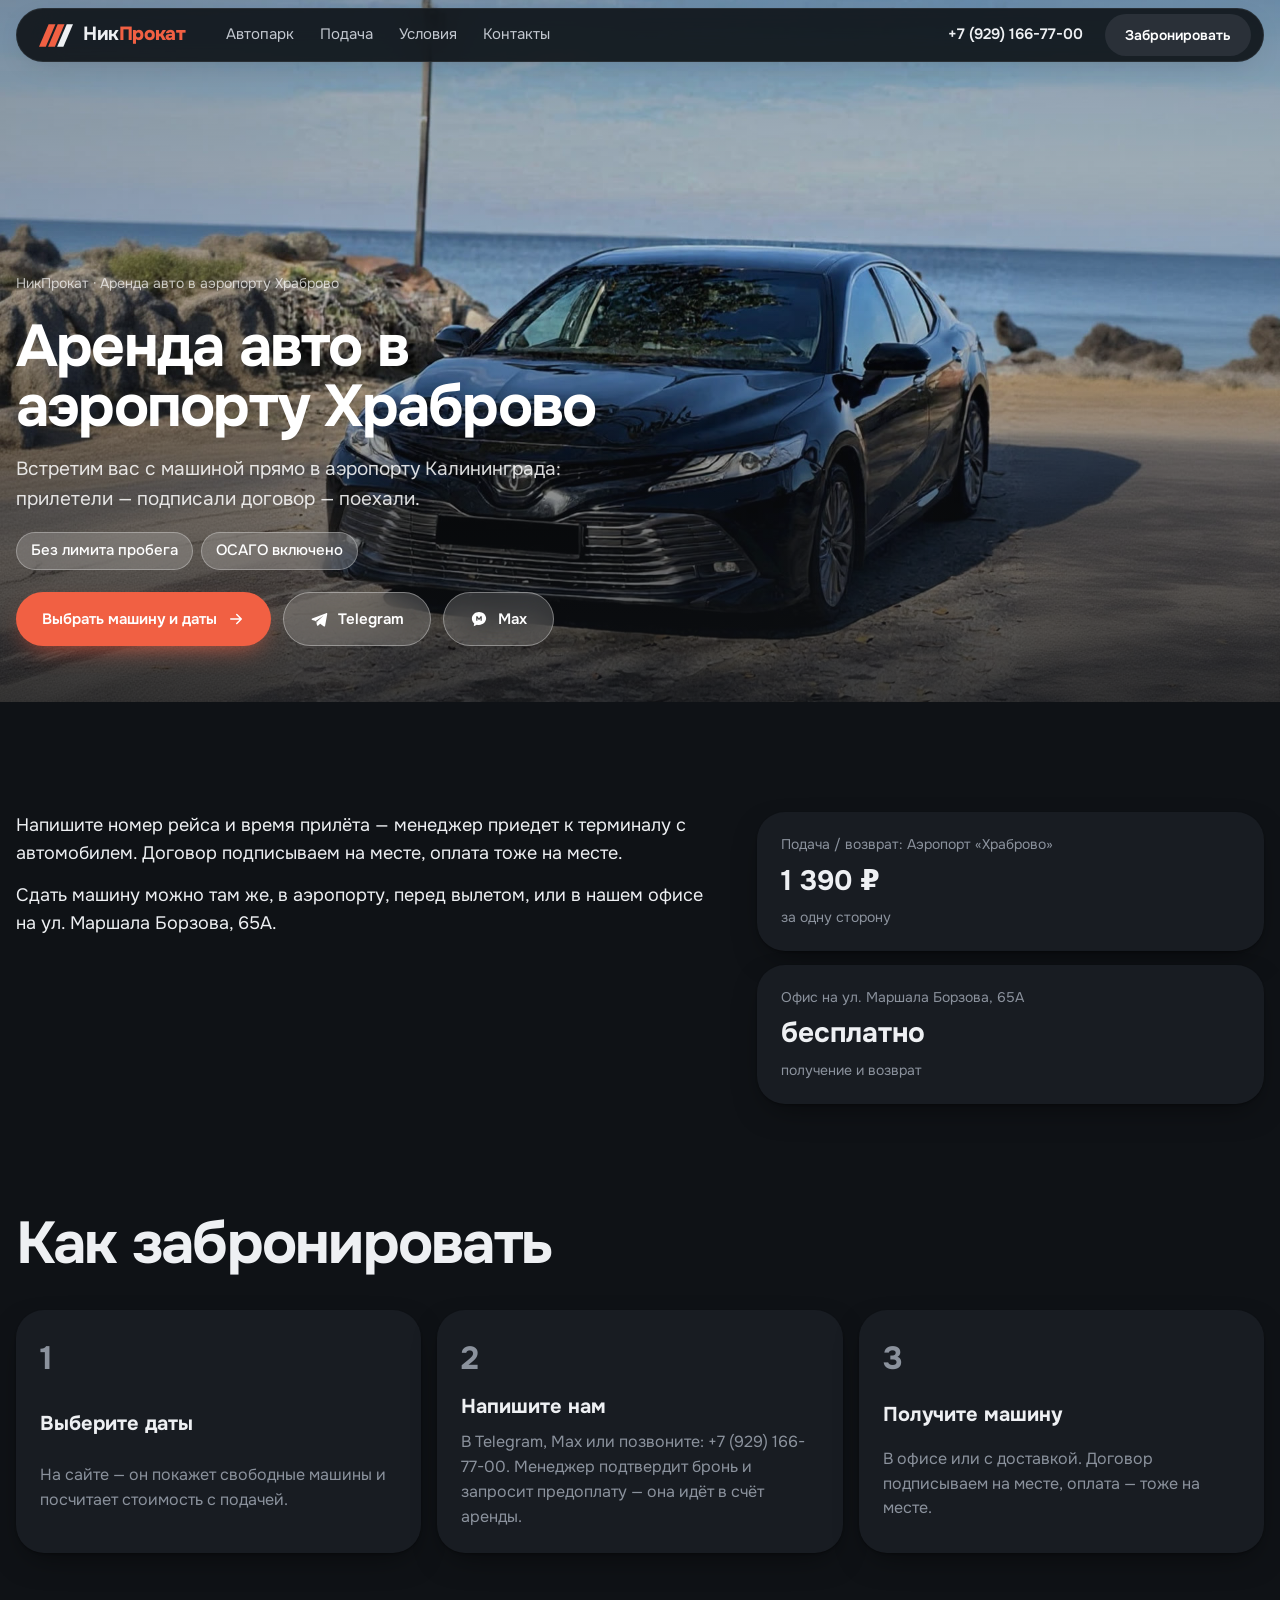
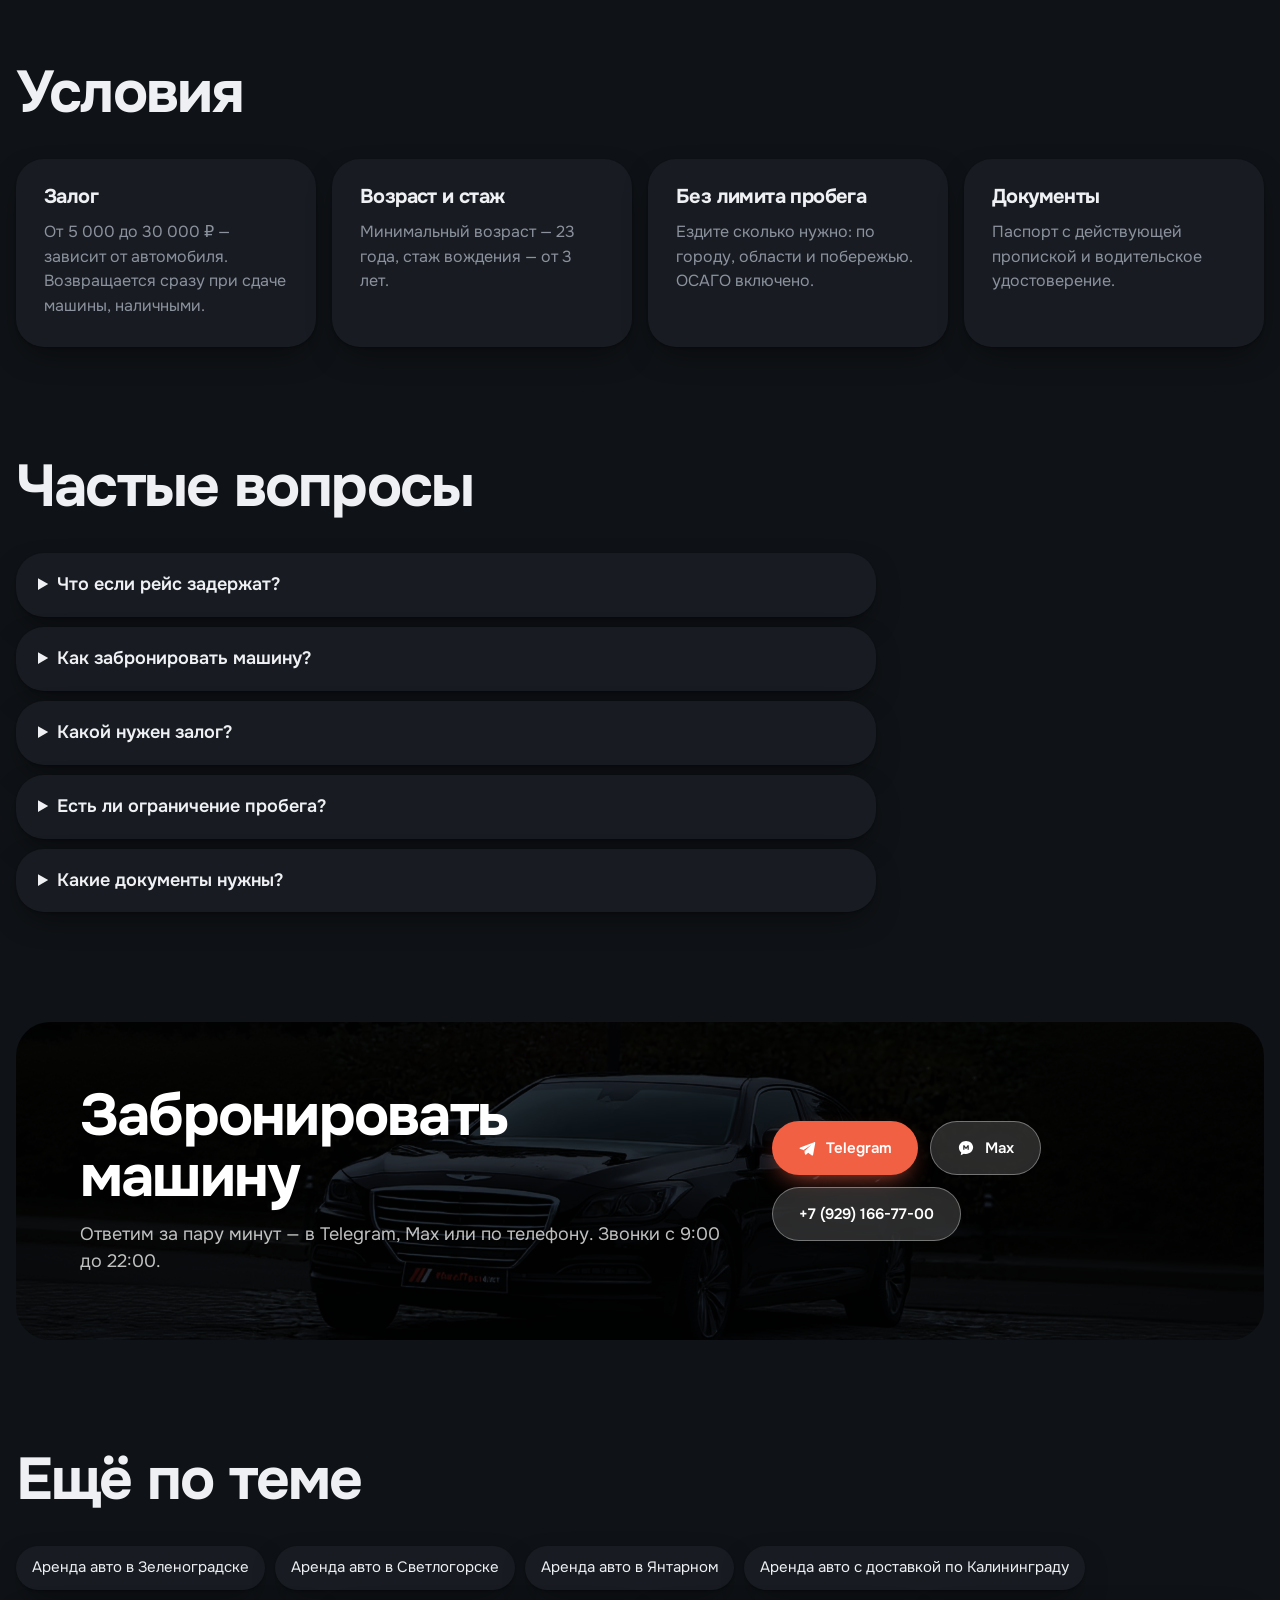
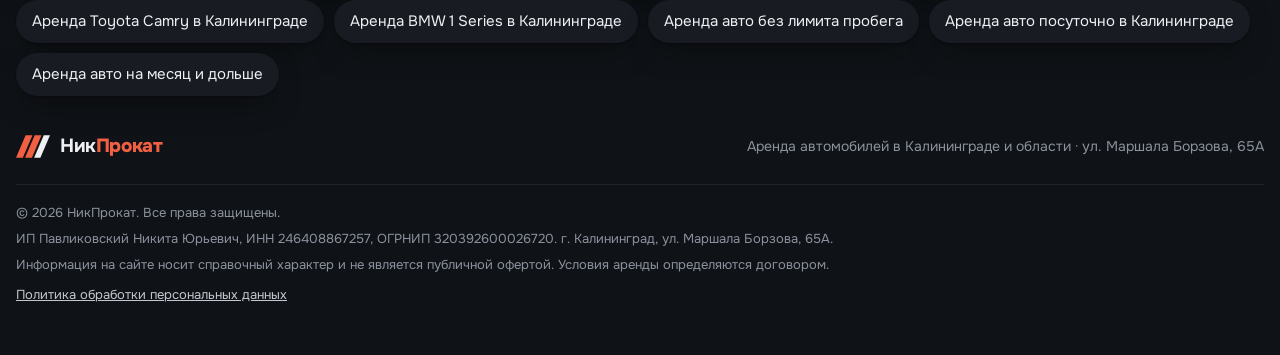
<file: arenda-avto-hrabrovo/index.html>
<!doctype html>
<html lang="ru">
<head>
<meta charset="utf-8">
<meta http-equiv="Content-Security-Policy" content="default-src 'self'; script-src 'self'; style-src 'self' 'unsafe-inline'; img-src 'self' data:; media-src 'self'; font-src 'self'; connect-src 'self'; frame-src https://yandex.ru; object-src 'none'; base-uri 'self'; form-action 'none'">
<meta name="referrer" content="strict-origin-when-cross-origin">
<meta name="viewport" content="width=device-width, initial-scale=1, viewport-fit=cover">
<title>Аренда авто в аэропорту Храброво — подача к прилёту | НикПрокат</title>
<meta name="description" content="Встретим вас с машиной прямо в аэропорту Калининграда: прилетели — подписали договор — поехали. Без лимита пробега, ОСАГО включено. Бронь в Telegram, Max или по телефону +7 (929) 166-77-00.">
<link rel="canonical" href="https://nikprokat.ru/arenda-avto-hrabrovo/">
<link rel="icon" href="/favicon.svg" type="image/svg+xml">
<meta property="og:type" content="website">
<meta property="og:site_name" content="НикПрокат">
<meta property="og:url" content="https://nikprokat.ru/arenda-avto-hrabrovo/">
<meta property="og:title" content="Аренда авто в аэропорту Храброво — НикПрокат">
<meta property="og:description" content="Встретим вас с машиной прямо в аэропорту Калининграда: прилетели — подписали договор — поехали.">
<meta property="og:image" content="https://nikprokat.ru/img/hero-camry19.jpg">
<meta name="theme-color" content="#0f1216">
<link rel="stylesheet" href="/fonts/onest.css">
<link rel="stylesheet" href="/site.css?v=19">
<script type="application/ld+json">{"@context": "https://schema.org", "@type": "FAQPage", "mainEntity": [{"@type": "Question", "name": "Что если рейс задержат?", "acceptedAnswer": {"@type": "Answer", "text": "Напишите нам номер рейса — мы следим за прилётом и подъедем к фактическому времени."}}, {"@type": "Question", "name": "Как забронировать машину?", "acceptedAnswer": {"@type": "Answer", "text": "Выберите даты на сайте — он покажет свободные машины и посчитает стоимость. Нажмите «Забронировать» и напишите нам в Telegram или Max. Менеджер подтвердит бронь и запросит предоплату — она идёт в счёт аренды."}}, {"@type": "Question", "name": "Какой нужен залог?", "acceptedAnswer": {"@type": "Answer", "text": "От 5 000 до 30 000 ₽ в зависимости от автомобиля. Залог возвращается сразу при сдаче машины, наличными."}}, {"@type": "Question", "name": "Есть ли ограничение пробега?", "acceptedAnswer": {"@type": "Answer", "text": "Нет. Пробег не ограничен, ОСАГО включено в стоимость."}}, {"@type": "Question", "name": "Какие документы нужны?", "acceptedAnswer": {"@type": "Answer", "text": "Паспорт с действующей пропиской и водительское удостоверение. Минимальный возраст — 23 года, стаж — от 3 лет."}}]}</script>
<script type="application/ld+json">{"@context": "https://schema.org", "@type": "BreadcrumbList", "itemListElement": [{"@type": "ListItem", "position": 1, "name": "НикПрокат", "item": "https://nikprokat.ru/"}, {"@type": "ListItem", "position": 2, "name": "Аренда авто в аэропорту Храброво", "item": "https://nikprokat.ru/arenda-avto-hrabrovo/"}]}</script>
</head>
<body class="lp-page">
<svg width="0" height="0" style="position:absolute" aria-hidden="true">
  <symbol id="mark" viewBox="0 0 120 80">
    <path d="M34 0h24L24 80H0z" fill="#f16043"/>
    <path d="M66 0h24L56 80H32z" fill="#f16043"/>
    <path d="M98 0h22L86 80H64z" fill="currentColor"/>
  </symbol>
  <symbol id="arrow" viewBox="0 0 24 24"><path d="M5 12h13m-5-6 6 6-6 6" fill="none" stroke="currentColor" stroke-width="2" stroke-linecap="round" stroke-linejoin="round"/></symbol>
  <symbol id="max" viewBox="0 0 24 24"><path d="M12 2.5c-5.3 0-9.5 3.9-9.5 8.8 0 2.6 1.2 4.9 3.1 6.5L5 21.5l4.2-1.9c.9.2 1.8.3 2.8.3 5.3 0 9.5-3.9 9.5-8.8S17.3 2.5 12 2.5Zm-3.7 11.9V8.3h1.6l2.1 3 2.1-3h1.6v6.1h-1.6v-3.5l-2.1 2.9-2.1-2.9v3.5H8.3Z" fill="currentColor"/></symbol>
  <symbol id="tg" viewBox="0 0 24 24"><path d="M21.5 4.2 2.9 11.4c-1 .4-1 1.7.1 2l4.6 1.4 1.8 5.6c.2.7 1.1.9 1.6.4l2.6-2.5 4.9 3.6c.6.4 1.4.1 1.6-.6L23 5.4c.2-.9-.7-1.6-1.5-1.2Zm-3.6 3.5-8.3 7.6-.3 3.1-1.3-4.2 9.9-6.5Z" fill="currentColor"/></symbol>
</svg>
<header class="nav small" id="nav">
  <a class="logo" href="/" aria-label="НикПрокат — на главную"><svg class="logo__mark"><use href="#mark"/></svg><span class="logo__word">Ник<b>Прокат</b></span></a>
  <nav class="nav__links" aria-label="Разделы"><a href="/#fleet">Автопарк</a><a href="/#delivery">Подача</a><a href="/#terms">Условия</a><a href="/#info">Контакты</a></nav>
  <a class="nav__phone" href="tel:+79291667700">+7 (929) 166-77-00</a>
  <a class="btn btn--dark btn--sm" href="/#fleet">Забронировать</a>
</header>
<main>
<section class="lp__hero">
  <img class="lp__img" src="/img/hero-camry19.jpg" alt="Автомобиль НикПроката" fetchpriority="high">
  <div class="lp__shade"></div>
  <div class="lp__copy wrap">
    <p class="lp__crumbs"><a href="/">НикПрокат</a> · Аренда авто в аэропорту Храброво</p>
    <h1 class="hero__title lp__title">Аренда авто в аэропорту Храброво</h1>
    <p class="lp__lead">Встретим вас с машиной прямо в аэропорту Калининграда: прилетели — подписали договор — поехали.</p>
    <ul class="hero__tags"><li class="chip chip--glass">Без лимита пробега</li><li class="chip chip--glass">ОСАГО включено</li></ul>
    <div class="hero__cta">
      <a class="btn" href="/#fleet">Выбрать машину и даты <svg class="i"><use href="#arrow"/></svg></a>
      <a class="btn btn--glass" href="https://t.me/nikprokat?text=Здравствуйте! Хочу арендовать автомобиль с подачей в аэропорт Храброво." target="_blank" rel="noopener"><svg class="i"><use href="#tg"/></svg> Telegram</a>
      <a class="btn btn--glass js-max" href="https://web.max.ru/557016128" target="_blank" rel="noopener"><svg class="i"><use href="#max"/></svg> Max</a>
    </div>
  </div>
</section>

<section class="section wrap lp__body">
  <div class="lp__about"><p>Напишите номер рейса и время прилёта — менеджер приедет к терминалу с автомобилем. Договор подписываем на месте, оплата тоже на месте.</p><p>Сдать машину можно там же, в аэропорту, перед вылетом, или в нашем офисе на ул. Маршала Борзова, 65А.</p></div>
  <div class="lp__facts"><div class="lp__fact"><small>Подача / возврат: Аэропорт «Храброво»</small><b data-deliv="Аэропорт «Храброво»">1 390 ₽</b><span>за одну сторону</span></div><div class="lp__fact"><small>Офис на ул. Маршала Борзова, 65А</small><b>бесплатно</b><span>получение и возврат</span></div></div>
</section>

<section class="section wrap">
  <div class="head"><h2 class="h2">Как забронировать</h2></div>
  <ol class="lp__steps">
    <li><b>Выберите даты</b><span>На сайте — он покажет свободные машины и посчитает стоимость с подачей.</span></li>
    <li><b>Напишите нам</b><span>В Telegram, Max или позвоните: +7 (929) 166-77-00. Менеджер подтвердит бронь и запросит предоплату — она идёт в счёт аренды.</span></li>
    <li><b>Получите машину</b><span>В офисе или с доставкой. Договор подписываем на месте, оплата — тоже на месте.</span></li>
  </ol>
</section>

<section class="section wrap">
  <div class="head"><h2 class="h2">Условия</h2></div>
  <div class="terms"><div class="term"><h3>Залог</h3><p>От 5 000 до 30 000 ₽ — зависит от автомобиля. Возвращается сразу при сдаче машины, наличными.</p></div><div class="term"><h3>Возраст и стаж</h3><p>Минимальный возраст — 23 года, стаж вождения — от 3 лет.</p></div><div class="term"><h3>Без лимита пробега</h3><p>Ездите сколько нужно: по городу, области и побережью. ОСАГО включено.</p></div><div class="term"><h3>Документы</h3><p>Паспорт с действующей пропиской и водительское удостоверение.</p></div></div>
</section>

<section class="section wrap">
  <div class="head"><h2 class="h2">Частые вопросы</h2></div>
  <div class="lp__faq"><details><summary>Что если рейс задержат?</summary><p>Напишите нам номер рейса — мы следим за прилётом и подъедем к фактическому времени.</p></details><details><summary>Как забронировать машину?</summary><p>Выберите даты на сайте — он покажет свободные машины и посчитает стоимость. Нажмите «Забронировать» и напишите нам в Telegram или Max. Менеджер подтвердит бронь и запросит предоплату — она идёт в счёт аренды.</p></details><details><summary>Какой нужен залог?</summary><p>От 5 000 до 30 000 ₽ в зависимости от автомобиля. Залог возвращается сразу при сдаче машины, наличными.</p></details><details><summary>Есть ли ограничение пробега?</summary><p>Нет. Пробег не ограничен, ОСАГО включено в стоимость.</p></details><details><summary>Какие документы нужны?</summary><p>Паспорт с действующей пропиской и водительское удостоверение. Минимальный возраст — 23 года, стаж — от 3 лет.</p></details></div>
</section>

<section class="wrap" id="contacts">
  <div class="cta">
    <div><h2 class="h2">Забронировать машину</h2><p>Ответим за пару минут — в Telegram, Max или по телефону. Звонки с 9:00 до 22:00.</p></div>
    <div class="cta__btns">
      <a class="btn" href="https://t.me/nikprokat?text=Здравствуйте! Хочу арендовать автомобиль с подачей в аэропорт Храброво." target="_blank" rel="noopener"><svg class="i"><use href="#tg"/></svg> Telegram</a>
      <a class="btn btn--glass js-max" href="https://web.max.ru/557016128" target="_blank" rel="noopener"><svg class="i"><use href="#max"/></svg> Max</a>
      <a class="btn btn--glass" href="tel:+79291667700">+7 (929) 166-77-00</a>
    </div>
  </div>
</section>

<section class="section wrap">
  <div class="head"><h2 class="h2">Ещё по теме</h2></div>
  <nav class="lp__links"><a href="/arenda-avto-zelenogradsk/">Аренда авто в Зеленоградске</a><a href="/arenda-avto-svetlogorsk/">Аренда авто в Светлогорске</a><a href="/arenda-avto-yantarny/">Аренда авто в Янтарном</a><a href="/arenda-avto-kaliningrad-dostavka/">Аренда авто с доставкой по Калининграду</a><a href="/arenda-toyota-camry/">Аренда Toyota Camry в Калининграде</a><a href="/arenda-bmw/">Аренда BMW 1 Series в Калининграде</a><a href="/arenda-avto-bez-limita-probega/">Аренда авто без лимита пробега</a><a href="/arenda-avto-posutochno/">Аренда авто посуточно в Калининграде</a><a href="/arenda-avto-na-mesyac/">Аренда авто на месяц и дольше</a></nav>
</section>

<footer class="footer wrap">
  <div class="footer__top">
    <a class="logo" href="/"><svg class="logo__mark"><use href="#mark"/></svg><span class="logo__word">Ник<b>Прокат</b></span></a>
    <span class="muted">Аренда автомобилей в Калининграде и области · ул. Маршала Борзова, 65А</span>
  </div>
  <div class="footer__legal">
    <p>© 2026 НикПрокат. Все права защищены.</p>
    <p class="op-line">ИП Павликовский Никита Юрьевич, ИНН 246408867257, ОГРНИП 320392600026720. г. Калининград, ул. Маршала Борзова, 65А.</p>
    <p>Информация на сайте носит справочный характер и не является публичной офертой. Условия аренды определяются договором.</p>
    <p class="footer__links"><a href="/privacy.html">Политика обработки персональных данных</a></p>
  </div>
</footer>
</main>
<script src="/pages.js?v=1" defer></script>
</body>
</html>
</file>
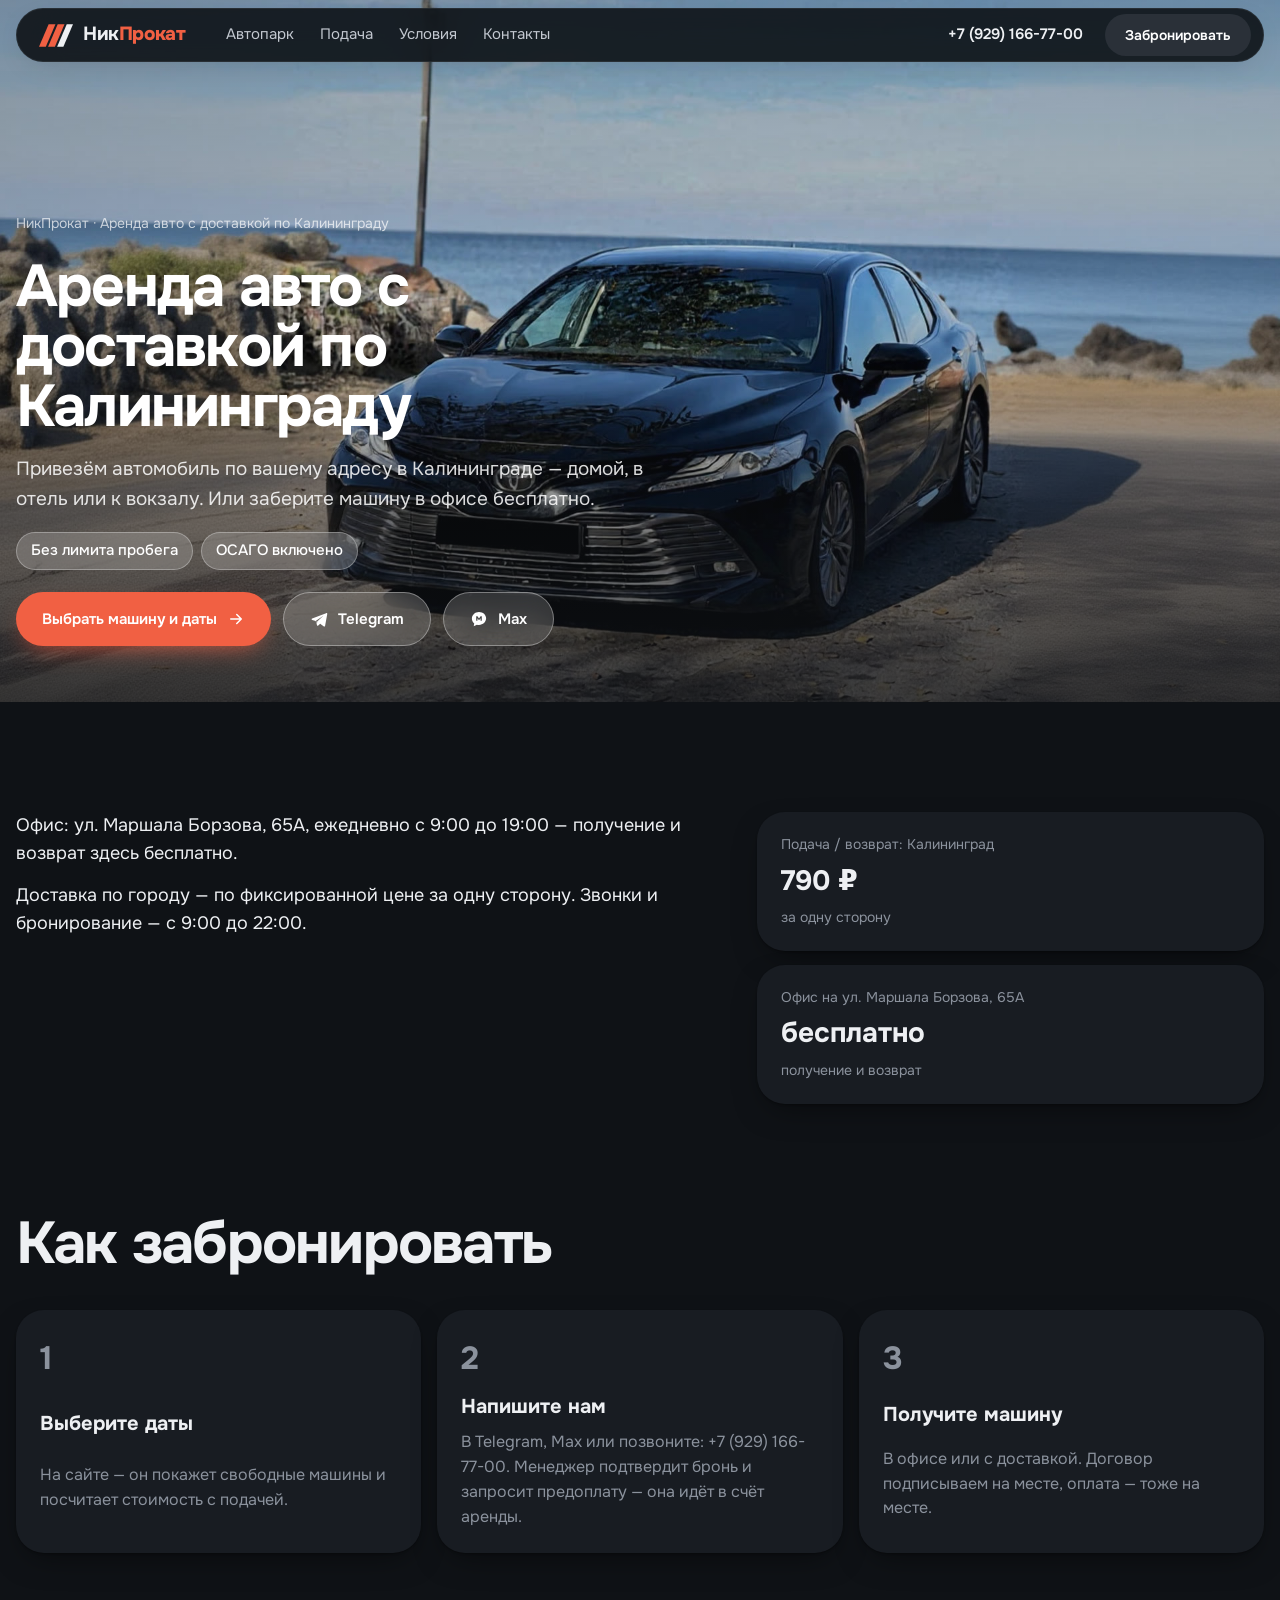
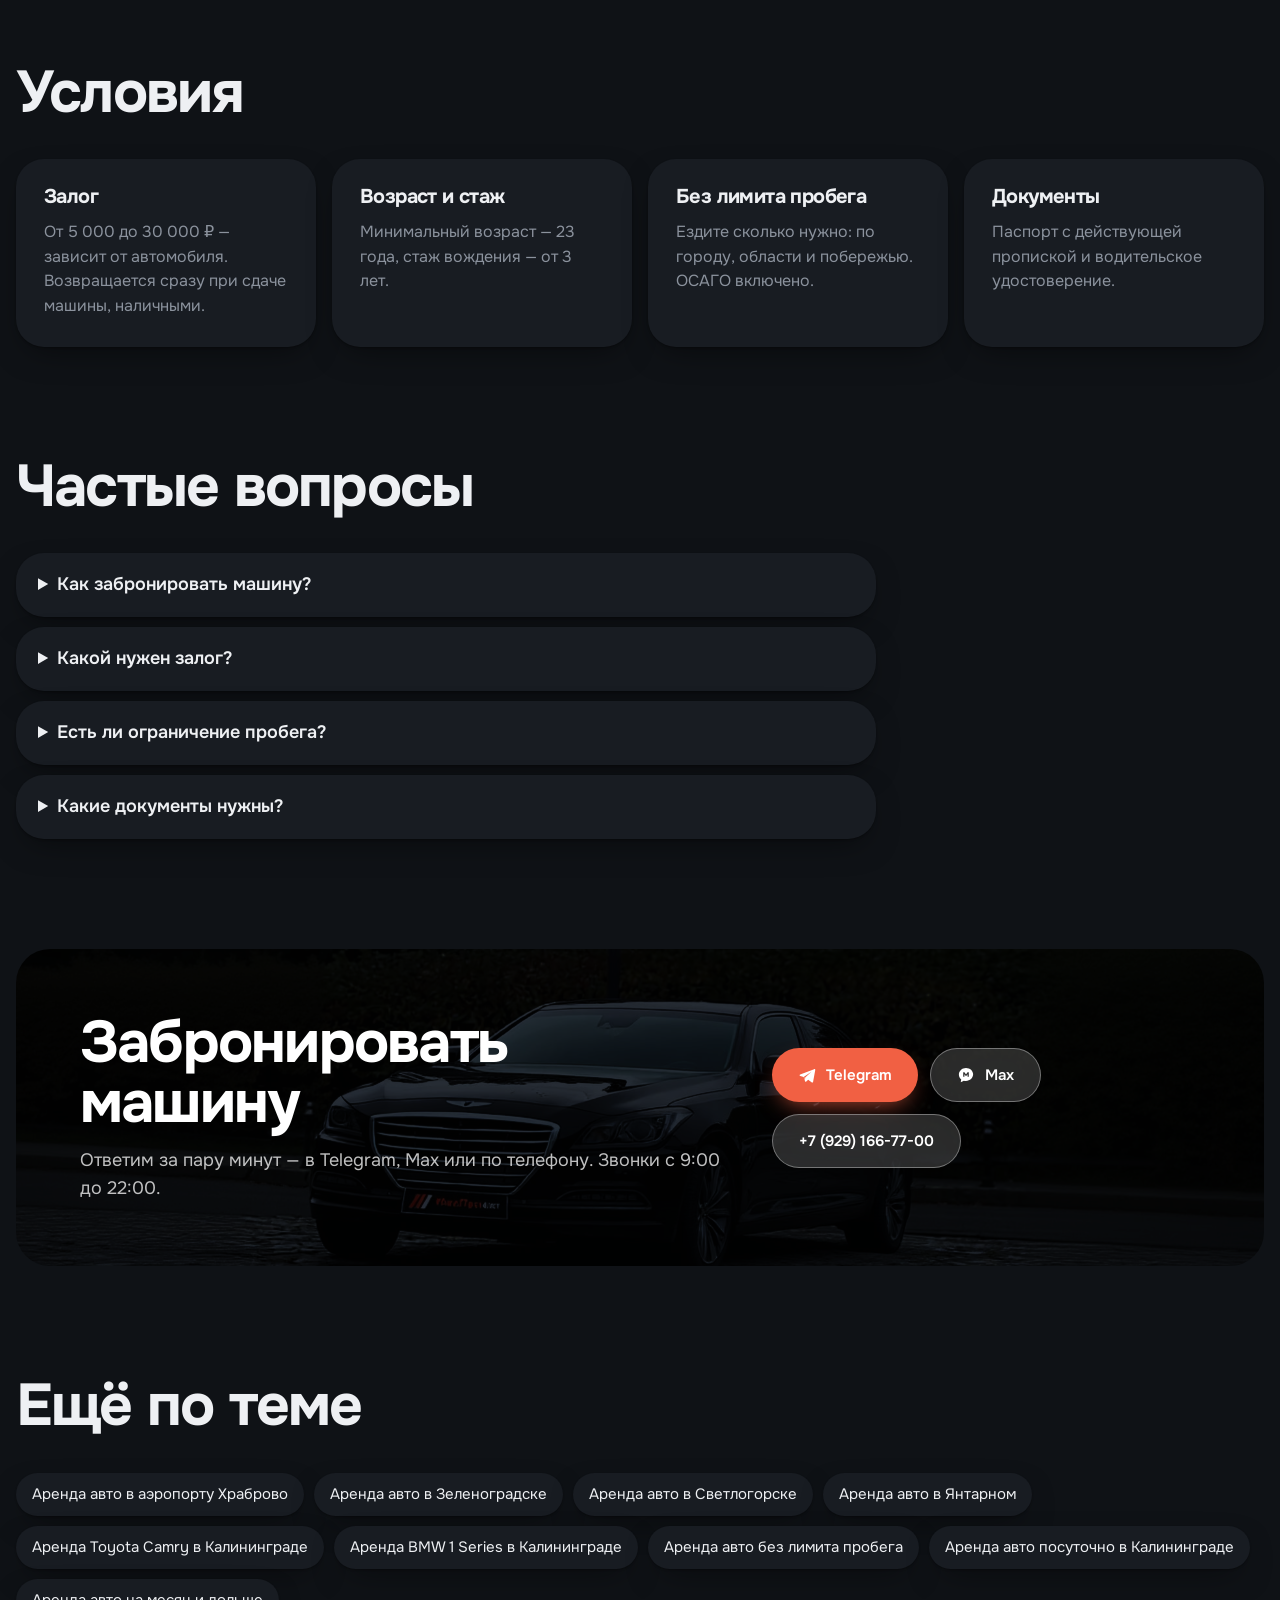
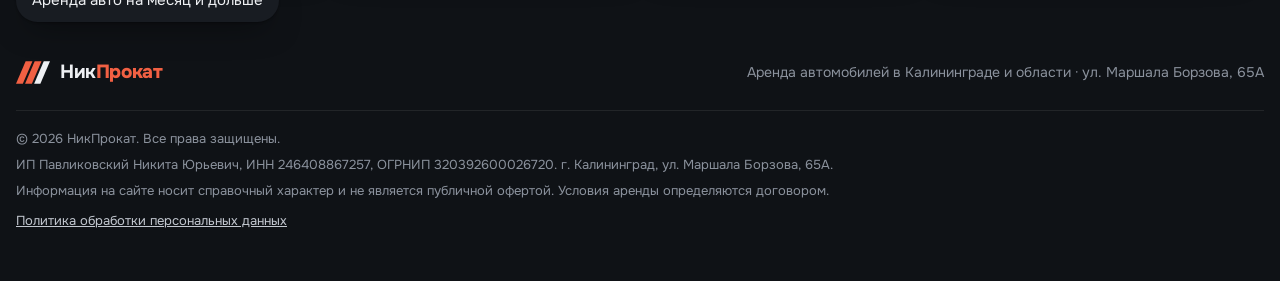
<file: arenda-avto-kaliningrad-dostavka/index.html>
<!doctype html>
<html lang="ru">
<head>
<meta charset="utf-8">
<meta http-equiv="Content-Security-Policy" content="default-src 'self'; script-src 'self'; style-src 'self' 'unsafe-inline'; img-src 'self' data:; media-src 'self'; font-src 'self'; connect-src 'self'; frame-src https://yandex.ru; object-src 'none'; base-uri 'self'; form-action 'none'">
<meta name="referrer" content="strict-origin-when-cross-origin">
<meta name="viewport" content="width=device-width, initial-scale=1, viewport-fit=cover">
<title>Аренда авто с доставкой по Калининграду | НикПрокат</title>
<meta name="description" content="Привезём автомобиль по вашему адресу в Калининграде — домой, в отель или к вокзалу. Или заберите машину в офисе бесплатно. Без лимита пробега, ОСАГО включено. Бронь в Telegram, Max или по телефону +7 (929) 166-77-00.">
<link rel="canonical" href="https://nikprokat.ru/arenda-avto-kaliningrad-dostavka/">
<link rel="icon" href="/favicon.svg" type="image/svg+xml">
<meta property="og:type" content="website">
<meta property="og:site_name" content="НикПрокат">
<meta property="og:url" content="https://nikprokat.ru/arenda-avto-kaliningrad-dostavka/">
<meta property="og:title" content="Аренда авто с доставкой по Калининграду — НикПрокат">
<meta property="og:description" content="Привезём автомобиль по вашему адресу в Калининграде — домой, в отель или к вокзалу. Или заберите машину в офисе бесплатно.">
<meta property="og:image" content="https://nikprokat.ru/img/hero-camry19.jpg">
<meta name="theme-color" content="#0f1216">
<link rel="stylesheet" href="/fonts/onest.css">
<link rel="stylesheet" href="/site.css?v=19">
<script type="application/ld+json">{"@context": "https://schema.org", "@type": "FAQPage", "mainEntity": [{"@type": "Question", "name": "Как забронировать машину?", "acceptedAnswer": {"@type": "Answer", "text": "Выберите даты на сайте — он покажет свободные машины и посчитает стоимость. Нажмите «Забронировать» и напишите нам в Telegram или Max. Менеджер подтвердит бронь и запросит предоплату — она идёт в счёт аренды."}}, {"@type": "Question", "name": "Какой нужен залог?", "acceptedAnswer": {"@type": "Answer", "text": "От 5 000 до 30 000 ₽ в зависимости от автомобиля. Залог возвращается сразу при сдаче машины, наличными."}}, {"@type": "Question", "name": "Есть ли ограничение пробега?", "acceptedAnswer": {"@type": "Answer", "text": "Нет. Пробег не ограничен, ОСАГО включено в стоимость."}}, {"@type": "Question", "name": "Какие документы нужны?", "acceptedAnswer": {"@type": "Answer", "text": "Паспорт с действующей пропиской и водительское удостоверение. Минимальный возраст — 23 года, стаж — от 3 лет."}}]}</script>
<script type="application/ld+json">{"@context": "https://schema.org", "@type": "BreadcrumbList", "itemListElement": [{"@type": "ListItem", "position": 1, "name": "НикПрокат", "item": "https://nikprokat.ru/"}, {"@type": "ListItem", "position": 2, "name": "Аренда авто с доставкой по Калининграду", "item": "https://nikprokat.ru/arenda-avto-kaliningrad-dostavka/"}]}</script>
</head>
<body class="lp-page">
<svg width="0" height="0" style="position:absolute" aria-hidden="true">
  <symbol id="mark" viewBox="0 0 120 80">
    <path d="M34 0h24L24 80H0z" fill="#f16043"/>
    <path d="M66 0h24L56 80H32z" fill="#f16043"/>
    <path d="M98 0h22L86 80H64z" fill="currentColor"/>
  </symbol>
  <symbol id="arrow" viewBox="0 0 24 24"><path d="M5 12h13m-5-6 6 6-6 6" fill="none" stroke="currentColor" stroke-width="2" stroke-linecap="round" stroke-linejoin="round"/></symbol>
  <symbol id="max" viewBox="0 0 24 24"><path d="M12 2.5c-5.3 0-9.5 3.9-9.5 8.8 0 2.6 1.2 4.9 3.1 6.5L5 21.5l4.2-1.9c.9.2 1.8.3 2.8.3 5.3 0 9.5-3.9 9.5-8.8S17.3 2.5 12 2.5Zm-3.7 11.9V8.3h1.6l2.1 3 2.1-3h1.6v6.1h-1.6v-3.5l-2.1 2.9-2.1-2.9v3.5H8.3Z" fill="currentColor"/></symbol>
  <symbol id="tg" viewBox="0 0 24 24"><path d="M21.5 4.2 2.9 11.4c-1 .4-1 1.7.1 2l4.6 1.4 1.8 5.6c.2.7 1.1.9 1.6.4l2.6-2.5 4.9 3.6c.6.4 1.4.1 1.6-.6L23 5.4c.2-.9-.7-1.6-1.5-1.2Zm-3.6 3.5-8.3 7.6-.3 3.1-1.3-4.2 9.9-6.5Z" fill="currentColor"/></symbol>
</svg>
<header class="nav small" id="nav">
  <a class="logo" href="/" aria-label="НикПрокат — на главную"><svg class="logo__mark"><use href="#mark"/></svg><span class="logo__word">Ник<b>Прокат</b></span></a>
  <nav class="nav__links" aria-label="Разделы"><a href="/#fleet">Автопарк</a><a href="/#delivery">Подача</a><a href="/#terms">Условия</a><a href="/#info">Контакты</a></nav>
  <a class="nav__phone" href="tel:+79291667700">+7 (929) 166-77-00</a>
  <a class="btn btn--dark btn--sm" href="/#fleet">Забронировать</a>
</header>
<main>
<section class="lp__hero">
  <img class="lp__img" src="/img/hero-camry19.jpg" alt="Автомобиль НикПроката" fetchpriority="high">
  <div class="lp__shade"></div>
  <div class="lp__copy wrap">
    <p class="lp__crumbs"><a href="/">НикПрокат</a> · Аренда авто с доставкой по Калининграду</p>
    <h1 class="hero__title lp__title">Аренда авто с доставкой по Калининграду</h1>
    <p class="lp__lead">Привезём автомобиль по вашему адресу в Калининграде — домой, в отель или к вокзалу. Или заберите машину в офисе бесплатно.</p>
    <ul class="hero__tags"><li class="chip chip--glass">Без лимита пробега</li><li class="chip chip--glass">ОСАГО включено</li></ul>
    <div class="hero__cta">
      <a class="btn" href="/#fleet">Выбрать машину и даты <svg class="i"><use href="#arrow"/></svg></a>
      <a class="btn btn--glass" href="https://t.me/nikprokat?text=Здравствуйте! Хочу арендовать автомобиль с подачей по адресу в Калининграде." target="_blank" rel="noopener"><svg class="i"><use href="#tg"/></svg> Telegram</a>
      <a class="btn btn--glass js-max" href="https://web.max.ru/557016128" target="_blank" rel="noopener"><svg class="i"><use href="#max"/></svg> Max</a>
    </div>
  </div>
</section>

<section class="section wrap lp__body">
  <div class="lp__about"><p>Офис: ул. Маршала Борзова, 65А, ежедневно с 9:00 до 19:00 — получение и возврат здесь бесплатно.</p><p>Доставка по городу — по фиксированной цене за одну сторону. Звонки и бронирование — с 9:00 до 22:00.</p></div>
  <div class="lp__facts"><div class="lp__fact"><small>Подача / возврат: Калининград</small><b data-deliv="Калининград">790 ₽</b><span>за одну сторону</span></div><div class="lp__fact"><small>Офис на ул. Маршала Борзова, 65А</small><b>бесплатно</b><span>получение и возврат</span></div></div>
</section>

<section class="section wrap">
  <div class="head"><h2 class="h2">Как забронировать</h2></div>
  <ol class="lp__steps">
    <li><b>Выберите даты</b><span>На сайте — он покажет свободные машины и посчитает стоимость с подачей.</span></li>
    <li><b>Напишите нам</b><span>В Telegram, Max или позвоните: +7 (929) 166-77-00. Менеджер подтвердит бронь и запросит предоплату — она идёт в счёт аренды.</span></li>
    <li><b>Получите машину</b><span>В офисе или с доставкой. Договор подписываем на месте, оплата — тоже на месте.</span></li>
  </ol>
</section>

<section class="section wrap">
  <div class="head"><h2 class="h2">Условия</h2></div>
  <div class="terms"><div class="term"><h3>Залог</h3><p>От 5 000 до 30 000 ₽ — зависит от автомобиля. Возвращается сразу при сдаче машины, наличными.</p></div><div class="term"><h3>Возраст и стаж</h3><p>Минимальный возраст — 23 года, стаж вождения — от 3 лет.</p></div><div class="term"><h3>Без лимита пробега</h3><p>Ездите сколько нужно: по городу, области и побережью. ОСАГО включено.</p></div><div class="term"><h3>Документы</h3><p>Паспорт с действующей пропиской и водительское удостоверение.</p></div></div>
</section>

<section class="section wrap">
  <div class="head"><h2 class="h2">Частые вопросы</h2></div>
  <div class="lp__faq"><details><summary>Как забронировать машину?</summary><p>Выберите даты на сайте — он покажет свободные машины и посчитает стоимость. Нажмите «Забронировать» и напишите нам в Telegram или Max. Менеджер подтвердит бронь и запросит предоплату — она идёт в счёт аренды.</p></details><details><summary>Какой нужен залог?</summary><p>От 5 000 до 30 000 ₽ в зависимости от автомобиля. Залог возвращается сразу при сдаче машины, наличными.</p></details><details><summary>Есть ли ограничение пробега?</summary><p>Нет. Пробег не ограничен, ОСАГО включено в стоимость.</p></details><details><summary>Какие документы нужны?</summary><p>Паспорт с действующей пропиской и водительское удостоверение. Минимальный возраст — 23 года, стаж — от 3 лет.</p></details></div>
</section>

<section class="wrap" id="contacts">
  <div class="cta">
    <div><h2 class="h2">Забронировать машину</h2><p>Ответим за пару минут — в Telegram, Max или по телефону. Звонки с 9:00 до 22:00.</p></div>
    <div class="cta__btns">
      <a class="btn" href="https://t.me/nikprokat?text=Здравствуйте! Хочу арендовать автомобиль с подачей по адресу в Калининграде." target="_blank" rel="noopener"><svg class="i"><use href="#tg"/></svg> Telegram</a>
      <a class="btn btn--glass js-max" href="https://web.max.ru/557016128" target="_blank" rel="noopener"><svg class="i"><use href="#max"/></svg> Max</a>
      <a class="btn btn--glass" href="tel:+79291667700">+7 (929) 166-77-00</a>
    </div>
  </div>
</section>

<section class="section wrap">
  <div class="head"><h2 class="h2">Ещё по теме</h2></div>
  <nav class="lp__links"><a href="/arenda-avto-hrabrovo/">Аренда авто в аэропорту Храброво</a><a href="/arenda-avto-zelenogradsk/">Аренда авто в Зеленоградске</a><a href="/arenda-avto-svetlogorsk/">Аренда авто в Светлогорске</a><a href="/arenda-avto-yantarny/">Аренда авто в Янтарном</a><a href="/arenda-toyota-camry/">Аренда Toyota Camry в Калининграде</a><a href="/arenda-bmw/">Аренда BMW 1 Series в Калининграде</a><a href="/arenda-avto-bez-limita-probega/">Аренда авто без лимита пробега</a><a href="/arenda-avto-posutochno/">Аренда авто посуточно в Калининграде</a><a href="/arenda-avto-na-mesyac/">Аренда авто на месяц и дольше</a></nav>
</section>

<footer class="footer wrap">
  <div class="footer__top">
    <a class="logo" href="/"><svg class="logo__mark"><use href="#mark"/></svg><span class="logo__word">Ник<b>Прокат</b></span></a>
    <span class="muted">Аренда автомобилей в Калининграде и области · ул. Маршала Борзова, 65А</span>
  </div>
  <div class="footer__legal">
    <p>© 2026 НикПрокат. Все права защищены.</p>
    <p class="op-line">ИП Павликовский Никита Юрьевич, ИНН 246408867257, ОГРНИП 320392600026720. г. Калининград, ул. Маршала Борзова, 65А.</p>
    <p>Информация на сайте носит справочный характер и не является публичной офертой. Условия аренды определяются договором.</p>
    <p class="footer__links"><a href="/privacy.html">Политика обработки персональных данных</a></p>
  </div>
</footer>
</main>
<script src="/pages.js?v=1" defer></script>
</body>
</html>
</file>
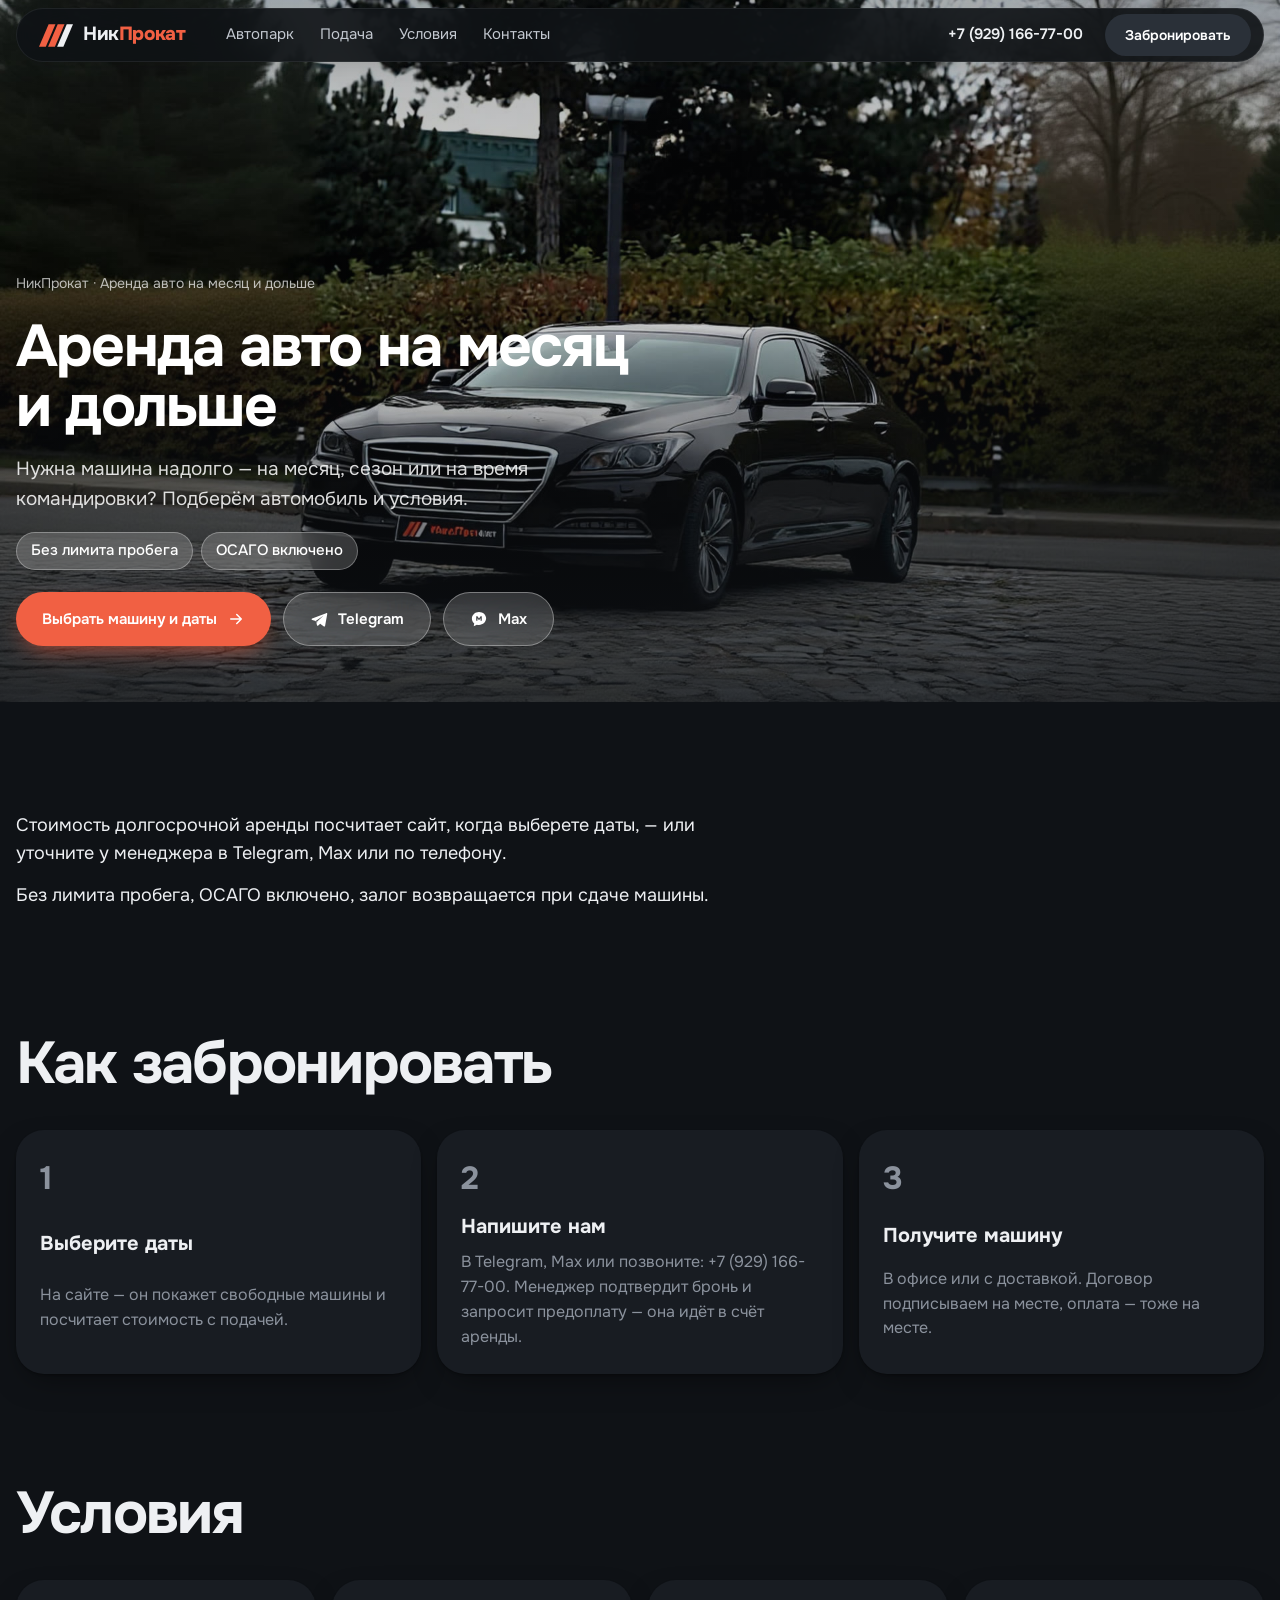
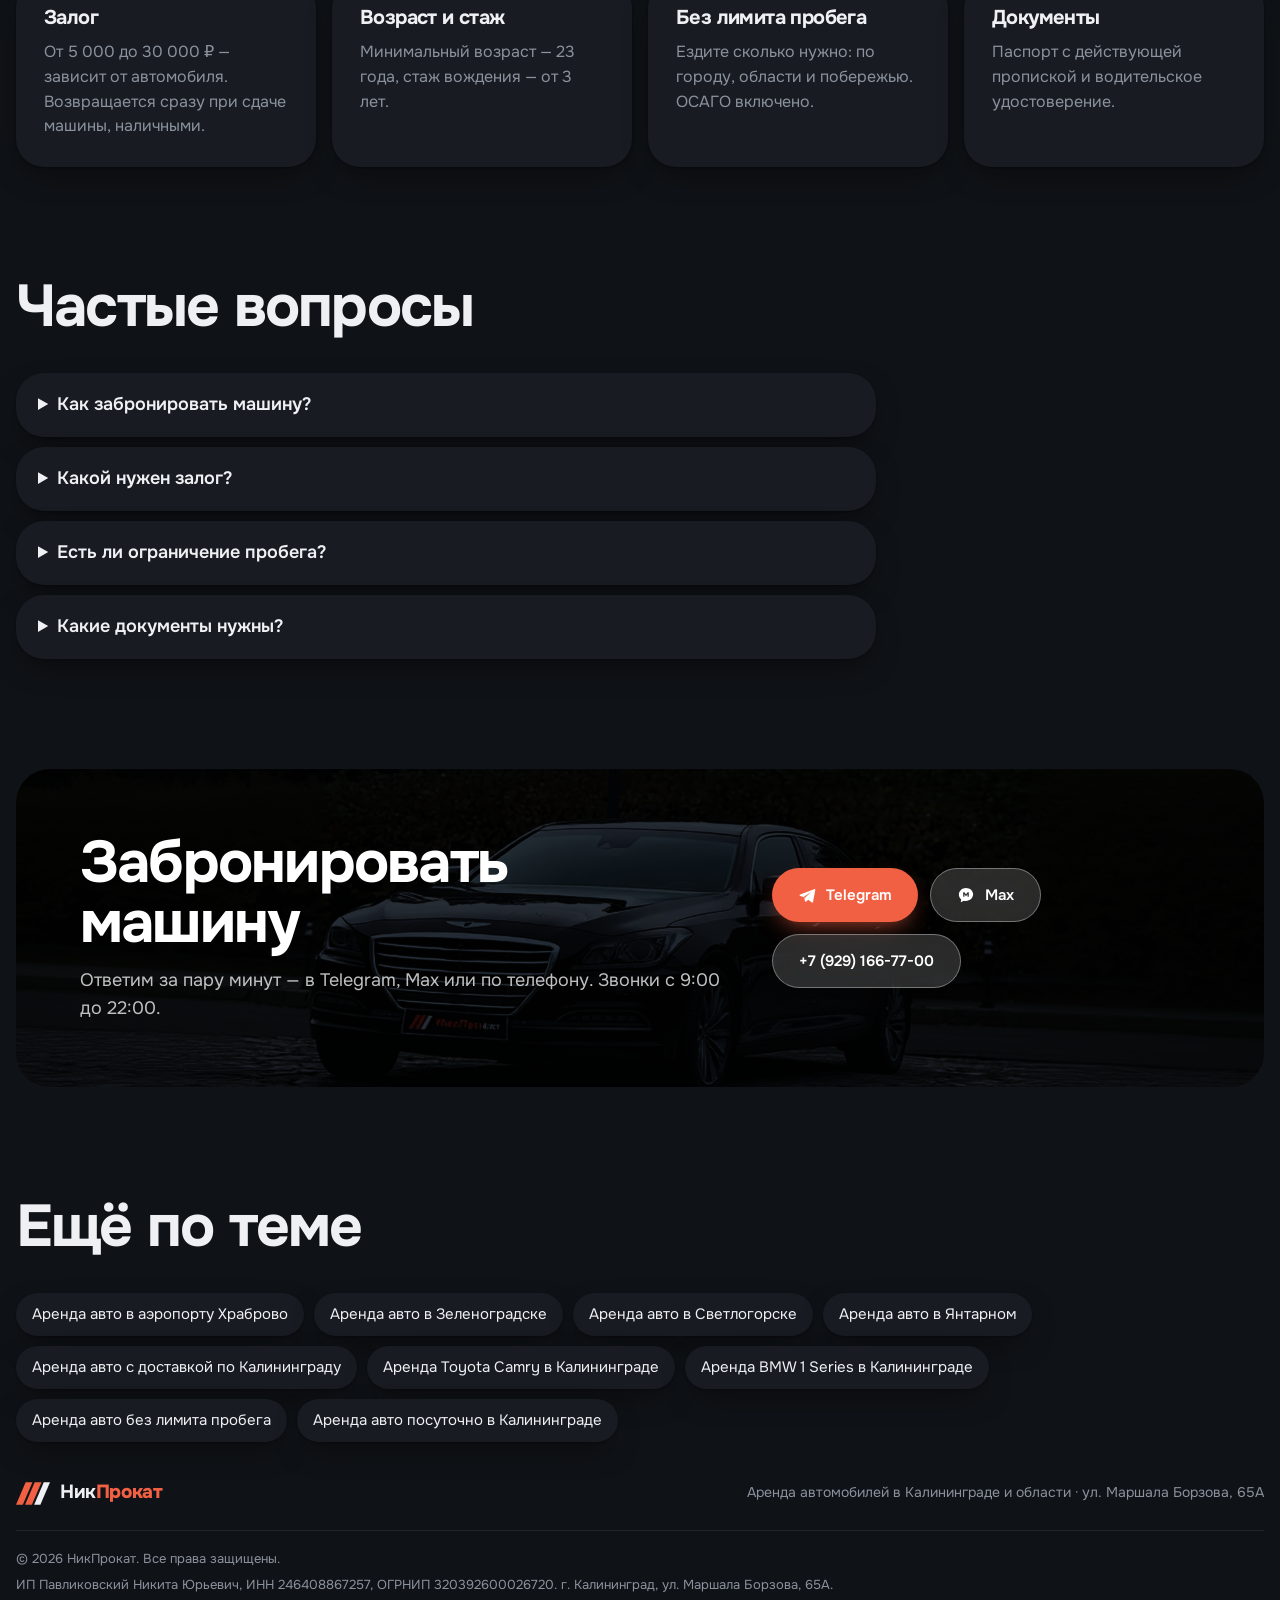
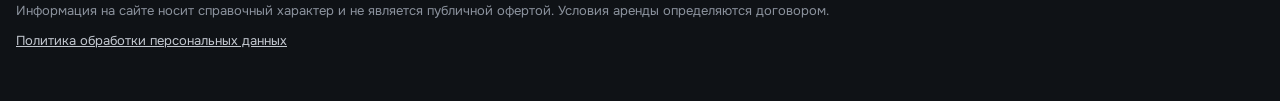
<file: arenda-avto-na-mesyac/index.html>
<!doctype html>
<html lang="ru">
<head>
<meta charset="utf-8">
<meta http-equiv="Content-Security-Policy" content="default-src 'self'; script-src 'self'; style-src 'self' 'unsafe-inline'; img-src 'self' data:; media-src 'self'; font-src 'self'; connect-src 'self'; frame-src https://yandex.ru; object-src 'none'; base-uri 'self'; form-action 'none'">
<meta name="referrer" content="strict-origin-when-cross-origin">
<meta name="viewport" content="width=device-width, initial-scale=1, viewport-fit=cover">
<title>Долгосрочная аренда авто на месяц в Калининграде | НикПрокат</title>
<meta name="description" content="Нужна машина надолго — на месяц, сезон или на время командировки? Подберём автомобиль и условия. Без лимита пробега, ОСАГО включено. Бронь в Telegram, Max или по телефону +7 (929) 166-77-00.">
<link rel="canonical" href="https://nikprokat.ru/arenda-avto-na-mesyac/">
<link rel="icon" href="/favicon.svg" type="image/svg+xml">
<meta property="og:type" content="website">
<meta property="og:site_name" content="НикПрокат">
<meta property="og:url" content="https://nikprokat.ru/arenda-avto-na-mesyac/">
<meta property="og:title" content="Аренда авто на месяц и дольше — НикПрокат">
<meta property="og:description" content="Нужна машина надолго — на месяц, сезон или на время командировки? Подберём автомобиль и условия.">
<meta property="og:image" content="https://nikprokat.ru/img/hero-genesis.jpg">
<meta name="theme-color" content="#0f1216">
<link rel="stylesheet" href="/fonts/onest.css">
<link rel="stylesheet" href="/site.css?v=19">
<script type="application/ld+json">{"@context": "https://schema.org", "@type": "FAQPage", "mainEntity": [{"@type": "Question", "name": "Как забронировать машину?", "acceptedAnswer": {"@type": "Answer", "text": "Выберите даты на сайте — он покажет свободные машины и посчитает стоимость. Нажмите «Забронировать» и напишите нам в Telegram или Max. Менеджер подтвердит бронь и запросит предоплату — она идёт в счёт аренды."}}, {"@type": "Question", "name": "Какой нужен залог?", "acceptedAnswer": {"@type": "Answer", "text": "От 5 000 до 30 000 ₽ в зависимости от автомобиля. Залог возвращается сразу при сдаче машины, наличными."}}, {"@type": "Question", "name": "Есть ли ограничение пробега?", "acceptedAnswer": {"@type": "Answer", "text": "Нет. Пробег не ограничен, ОСАГО включено в стоимость."}}, {"@type": "Question", "name": "Какие документы нужны?", "acceptedAnswer": {"@type": "Answer", "text": "Паспорт с действующей пропиской и водительское удостоверение. Минимальный возраст — 23 года, стаж — от 3 лет."}}]}</script>
<script type="application/ld+json">{"@context": "https://schema.org", "@type": "BreadcrumbList", "itemListElement": [{"@type": "ListItem", "position": 1, "name": "НикПрокат", "item": "https://nikprokat.ru/"}, {"@type": "ListItem", "position": 2, "name": "Аренда авто на месяц и дольше", "item": "https://nikprokat.ru/arenda-avto-na-mesyac/"}]}</script>
</head>
<body class="lp-page">
<svg width="0" height="0" style="position:absolute" aria-hidden="true">
  <symbol id="mark" viewBox="0 0 120 80">
    <path d="M34 0h24L24 80H0z" fill="#f16043"/>
    <path d="M66 0h24L56 80H32z" fill="#f16043"/>
    <path d="M98 0h22L86 80H64z" fill="currentColor"/>
  </symbol>
  <symbol id="arrow" viewBox="0 0 24 24"><path d="M5 12h13m-5-6 6 6-6 6" fill="none" stroke="currentColor" stroke-width="2" stroke-linecap="round" stroke-linejoin="round"/></symbol>
  <symbol id="max" viewBox="0 0 24 24"><path d="M12 2.5c-5.3 0-9.5 3.9-9.5 8.8 0 2.6 1.2 4.9 3.1 6.5L5 21.5l4.2-1.9c.9.2 1.8.3 2.8.3 5.3 0 9.5-3.9 9.5-8.8S17.3 2.5 12 2.5Zm-3.7 11.9V8.3h1.6l2.1 3 2.1-3h1.6v6.1h-1.6v-3.5l-2.1 2.9-2.1-2.9v3.5H8.3Z" fill="currentColor"/></symbol>
  <symbol id="tg" viewBox="0 0 24 24"><path d="M21.5 4.2 2.9 11.4c-1 .4-1 1.7.1 2l4.6 1.4 1.8 5.6c.2.7 1.1.9 1.6.4l2.6-2.5 4.9 3.6c.6.4 1.4.1 1.6-.6L23 5.4c.2-.9-.7-1.6-1.5-1.2Zm-3.6 3.5-8.3 7.6-.3 3.1-1.3-4.2 9.9-6.5Z" fill="currentColor"/></symbol>
</svg>
<header class="nav small" id="nav">
  <a class="logo" href="/" aria-label="НикПрокат — на главную"><svg class="logo__mark"><use href="#mark"/></svg><span class="logo__word">Ник<b>Прокат</b></span></a>
  <nav class="nav__links" aria-label="Разделы"><a href="/#fleet">Автопарк</a><a href="/#delivery">Подача</a><a href="/#terms">Условия</a><a href="/#info">Контакты</a></nav>
  <a class="nav__phone" href="tel:+79291667700">+7 (929) 166-77-00</a>
  <a class="btn btn--dark btn--sm" href="/#fleet">Забронировать</a>
</header>
<main>
<section class="lp__hero">
  <img class="lp__img" src="/img/hero-genesis.jpg" alt="Автомобиль НикПроката" fetchpriority="high">
  <div class="lp__shade"></div>
  <div class="lp__copy wrap">
    <p class="lp__crumbs"><a href="/">НикПрокат</a> · Аренда авто на месяц и дольше</p>
    <h1 class="hero__title lp__title">Аренда авто на месяц и дольше</h1>
    <p class="lp__lead">Нужна машина надолго — на месяц, сезон или на время командировки? Подберём автомобиль и условия.</p>
    <ul class="hero__tags"><li class="chip chip--glass">Без лимита пробега</li><li class="chip chip--glass">ОСАГО включено</li></ul>
    <div class="hero__cta">
      <a class="btn" href="/#fleet">Выбрать машину и даты <svg class="i"><use href="#arrow"/></svg></a>
      <a class="btn btn--glass" href="https://t.me/nikprokat?text=Здравствуйте! Хочу арендовать автомобиль на месяц." target="_blank" rel="noopener"><svg class="i"><use href="#tg"/></svg> Telegram</a>
      <a class="btn btn--glass js-max" href="https://web.max.ru/557016128" target="_blank" rel="noopener"><svg class="i"><use href="#max"/></svg> Max</a>
    </div>
  </div>
</section>

<section class="section wrap lp__body">
  <div class="lp__about"><p>Стоимость долгосрочной аренды посчитает сайт, когда выберете даты, — или уточните у менеджера в Telegram, Max или по телефону.</p><p>Без лимита пробега, ОСАГО включено, залог возвращается при сдаче машины.</p></div>
  <div class="lp__facts"></div>
</section>

<section class="section wrap">
  <div class="head"><h2 class="h2">Как забронировать</h2></div>
  <ol class="lp__steps">
    <li><b>Выберите даты</b><span>На сайте — он покажет свободные машины и посчитает стоимость с подачей.</span></li>
    <li><b>Напишите нам</b><span>В Telegram, Max или позвоните: +7 (929) 166-77-00. Менеджер подтвердит бронь и запросит предоплату — она идёт в счёт аренды.</span></li>
    <li><b>Получите машину</b><span>В офисе или с доставкой. Договор подписываем на месте, оплата — тоже на месте.</span></li>
  </ol>
</section>

<section class="section wrap">
  <div class="head"><h2 class="h2">Условия</h2></div>
  <div class="terms"><div class="term"><h3>Залог</h3><p>От 5 000 до 30 000 ₽ — зависит от автомобиля. Возвращается сразу при сдаче машины, наличными.</p></div><div class="term"><h3>Возраст и стаж</h3><p>Минимальный возраст — 23 года, стаж вождения — от 3 лет.</p></div><div class="term"><h3>Без лимита пробега</h3><p>Ездите сколько нужно: по городу, области и побережью. ОСАГО включено.</p></div><div class="term"><h3>Документы</h3><p>Паспорт с действующей пропиской и водительское удостоверение.</p></div></div>
</section>

<section class="section wrap">
  <div class="head"><h2 class="h2">Частые вопросы</h2></div>
  <div class="lp__faq"><details><summary>Как забронировать машину?</summary><p>Выберите даты на сайте — он покажет свободные машины и посчитает стоимость. Нажмите «Забронировать» и напишите нам в Telegram или Max. Менеджер подтвердит бронь и запросит предоплату — она идёт в счёт аренды.</p></details><details><summary>Какой нужен залог?</summary><p>От 5 000 до 30 000 ₽ в зависимости от автомобиля. Залог возвращается сразу при сдаче машины, наличными.</p></details><details><summary>Есть ли ограничение пробега?</summary><p>Нет. Пробег не ограничен, ОСАГО включено в стоимость.</p></details><details><summary>Какие документы нужны?</summary><p>Паспорт с действующей пропиской и водительское удостоверение. Минимальный возраст — 23 года, стаж — от 3 лет.</p></details></div>
</section>

<section class="wrap" id="contacts">
  <div class="cta">
    <div><h2 class="h2">Забронировать машину</h2><p>Ответим за пару минут — в Telegram, Max или по телефону. Звонки с 9:00 до 22:00.</p></div>
    <div class="cta__btns">
      <a class="btn" href="https://t.me/nikprokat?text=Здравствуйте! Хочу арендовать автомобиль на месяц." target="_blank" rel="noopener"><svg class="i"><use href="#tg"/></svg> Telegram</a>
      <a class="btn btn--glass js-max" href="https://web.max.ru/557016128" target="_blank" rel="noopener"><svg class="i"><use href="#max"/></svg> Max</a>
      <a class="btn btn--glass" href="tel:+79291667700">+7 (929) 166-77-00</a>
    </div>
  </div>
</section>

<section class="section wrap">
  <div class="head"><h2 class="h2">Ещё по теме</h2></div>
  <nav class="lp__links"><a href="/arenda-avto-hrabrovo/">Аренда авто в аэропорту Храброво</a><a href="/arenda-avto-zelenogradsk/">Аренда авто в Зеленоградске</a><a href="/arenda-avto-svetlogorsk/">Аренда авто в Светлогорске</a><a href="/arenda-avto-yantarny/">Аренда авто в Янтарном</a><a href="/arenda-avto-kaliningrad-dostavka/">Аренда авто с доставкой по Калининграду</a><a href="/arenda-toyota-camry/">Аренда Toyota Camry в Калининграде</a><a href="/arenda-bmw/">Аренда BMW 1 Series в Калининграде</a><a href="/arenda-avto-bez-limita-probega/">Аренда авто без лимита пробега</a><a href="/arenda-avto-posutochno/">Аренда авто посуточно в Калининграде</a></nav>
</section>

<footer class="footer wrap">
  <div class="footer__top">
    <a class="logo" href="/"><svg class="logo__mark"><use href="#mark"/></svg><span class="logo__word">Ник<b>Прокат</b></span></a>
    <span class="muted">Аренда автомобилей в Калининграде и области · ул. Маршала Борзова, 65А</span>
  </div>
  <div class="footer__legal">
    <p>© 2026 НикПрокат. Все права защищены.</p>
    <p class="op-line">ИП Павликовский Никита Юрьевич, ИНН 246408867257, ОГРНИП 320392600026720. г. Калининград, ул. Маршала Борзова, 65А.</p>
    <p>Информация на сайте носит справочный характер и не является публичной офертой. Условия аренды определяются договором.</p>
    <p class="footer__links"><a href="/privacy.html">Политика обработки персональных данных</a></p>
  </div>
</footer>
</main>
<script src="/pages.js?v=1" defer></script>
</body>
</html>
</file>
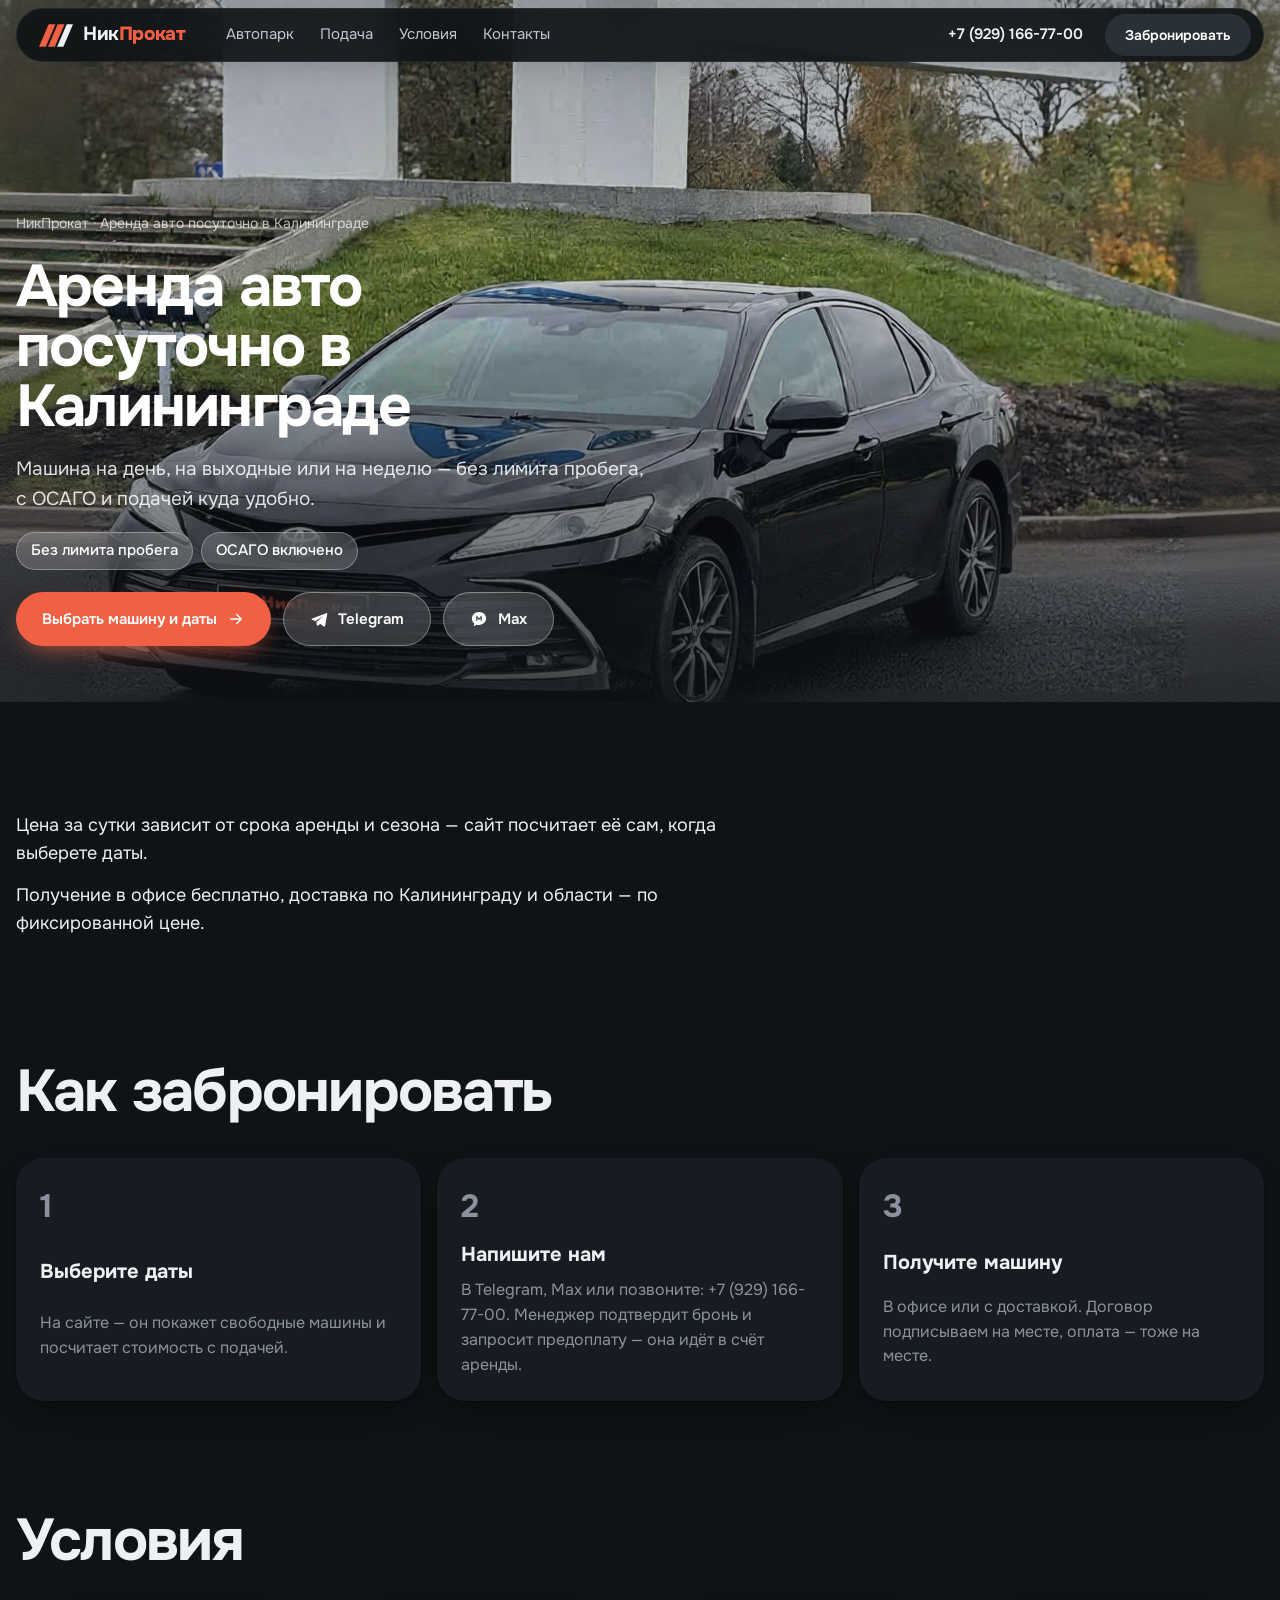
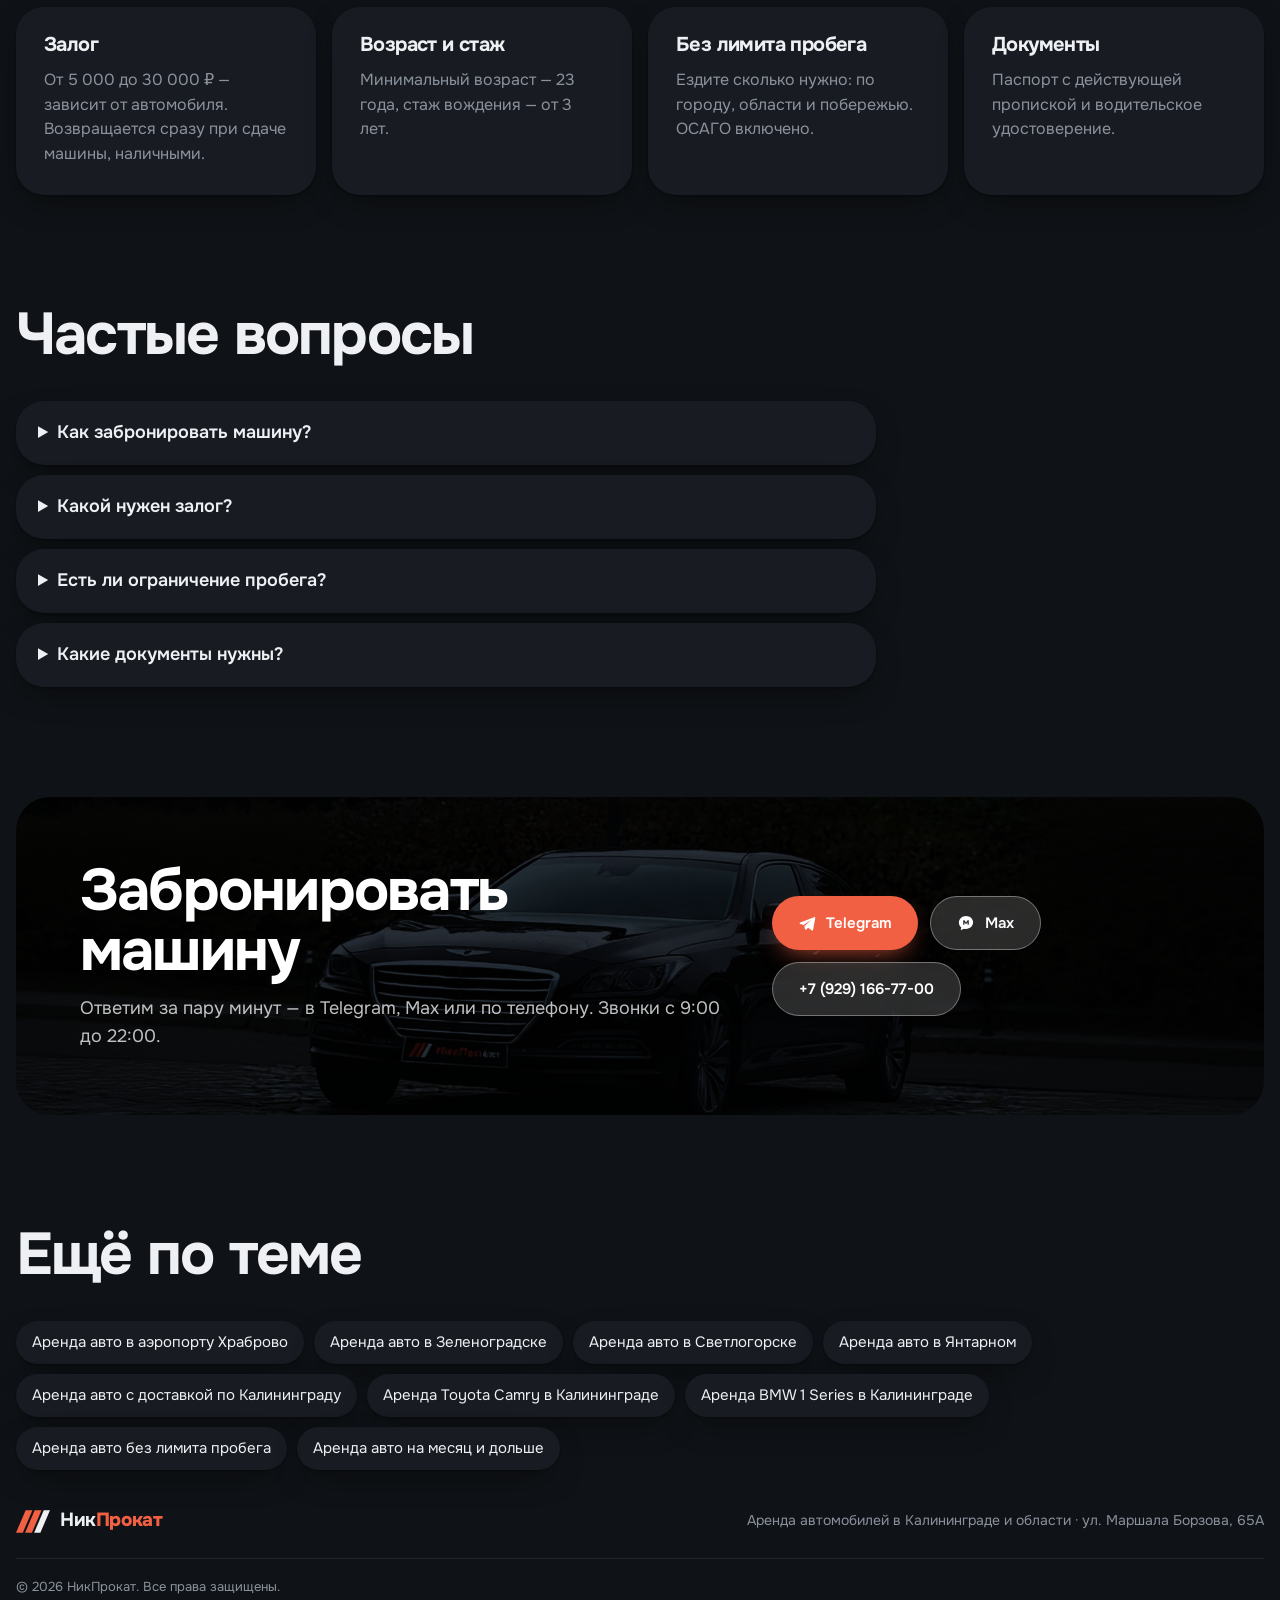
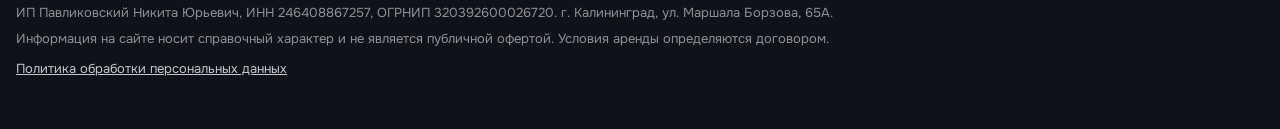
<file: arenda-avto-posutochno/index.html>
<!doctype html>
<html lang="ru">
<head>
<meta charset="utf-8">
<meta http-equiv="Content-Security-Policy" content="default-src 'self'; script-src 'self'; style-src 'self' 'unsafe-inline'; img-src 'self' data:; media-src 'self'; font-src 'self'; connect-src 'self'; frame-src https://yandex.ru; object-src 'none'; base-uri 'self'; form-action 'none'">
<meta name="referrer" content="strict-origin-when-cross-origin">
<meta name="viewport" content="width=device-width, initial-scale=1, viewport-fit=cover">
<title>Аренда авто посуточно в Калининграде | НикПрокат</title>
<meta name="description" content="Машина на день, на выходные или на неделю — без лимита пробега, с ОСАГО и подачей куда удобно. Без лимита пробега, ОСАГО включено. Бронь в Telegram, Max или по телефону +7 (929) 166-77-00.">
<link rel="canonical" href="https://nikprokat.ru/arenda-avto-posutochno/">
<link rel="icon" href="/favicon.svg" type="image/svg+xml">
<meta property="og:type" content="website">
<meta property="og:site_name" content="НикПрокат">
<meta property="og:url" content="https://nikprokat.ru/arenda-avto-posutochno/">
<meta property="og:title" content="Аренда авто посуточно в Калининграде — НикПрокат">
<meta property="og:description" content="Машина на день, на выходные или на неделю — без лимита пробега, с ОСАГО и подачей куда удобно.">
<meta property="og:image" content="https://nikprokat.ru/img/hero-camry21.jpg">
<meta name="theme-color" content="#0f1216">
<link rel="stylesheet" href="/fonts/onest.css">
<link rel="stylesheet" href="/site.css?v=19">
<script type="application/ld+json">{"@context": "https://schema.org", "@type": "FAQPage", "mainEntity": [{"@type": "Question", "name": "Как забронировать машину?", "acceptedAnswer": {"@type": "Answer", "text": "Выберите даты на сайте — он покажет свободные машины и посчитает стоимость. Нажмите «Забронировать» и напишите нам в Telegram или Max. Менеджер подтвердит бронь и запросит предоплату — она идёт в счёт аренды."}}, {"@type": "Question", "name": "Какой нужен залог?", "acceptedAnswer": {"@type": "Answer", "text": "От 5 000 до 30 000 ₽ в зависимости от автомобиля. Залог возвращается сразу при сдаче машины, наличными."}}, {"@type": "Question", "name": "Есть ли ограничение пробега?", "acceptedAnswer": {"@type": "Answer", "text": "Нет. Пробег не ограничен, ОСАГО включено в стоимость."}}, {"@type": "Question", "name": "Какие документы нужны?", "acceptedAnswer": {"@type": "Answer", "text": "Паспорт с действующей пропиской и водительское удостоверение. Минимальный возраст — 23 года, стаж — от 3 лет."}}]}</script>
<script type="application/ld+json">{"@context": "https://schema.org", "@type": "BreadcrumbList", "itemListElement": [{"@type": "ListItem", "position": 1, "name": "НикПрокат", "item": "https://nikprokat.ru/"}, {"@type": "ListItem", "position": 2, "name": "Аренда авто посуточно в Калининграде", "item": "https://nikprokat.ru/arenda-avto-posutochno/"}]}</script>
</head>
<body class="lp-page">
<svg width="0" height="0" style="position:absolute" aria-hidden="true">
  <symbol id="mark" viewBox="0 0 120 80">
    <path d="M34 0h24L24 80H0z" fill="#f16043"/>
    <path d="M66 0h24L56 80H32z" fill="#f16043"/>
    <path d="M98 0h22L86 80H64z" fill="currentColor"/>
  </symbol>
  <symbol id="arrow" viewBox="0 0 24 24"><path d="M5 12h13m-5-6 6 6-6 6" fill="none" stroke="currentColor" stroke-width="2" stroke-linecap="round" stroke-linejoin="round"/></symbol>
  <symbol id="max" viewBox="0 0 24 24"><path d="M12 2.5c-5.3 0-9.5 3.9-9.5 8.8 0 2.6 1.2 4.9 3.1 6.5L5 21.5l4.2-1.9c.9.2 1.8.3 2.8.3 5.3 0 9.5-3.9 9.5-8.8S17.3 2.5 12 2.5Zm-3.7 11.9V8.3h1.6l2.1 3 2.1-3h1.6v6.1h-1.6v-3.5l-2.1 2.9-2.1-2.9v3.5H8.3Z" fill="currentColor"/></symbol>
  <symbol id="tg" viewBox="0 0 24 24"><path d="M21.5 4.2 2.9 11.4c-1 .4-1 1.7.1 2l4.6 1.4 1.8 5.6c.2.7 1.1.9 1.6.4l2.6-2.5 4.9 3.6c.6.4 1.4.1 1.6-.6L23 5.4c.2-.9-.7-1.6-1.5-1.2Zm-3.6 3.5-8.3 7.6-.3 3.1-1.3-4.2 9.9-6.5Z" fill="currentColor"/></symbol>
</svg>
<header class="nav small" id="nav">
  <a class="logo" href="/" aria-label="НикПрокат — на главную"><svg class="logo__mark"><use href="#mark"/></svg><span class="logo__word">Ник<b>Прокат</b></span></a>
  <nav class="nav__links" aria-label="Разделы"><a href="/#fleet">Автопарк</a><a href="/#delivery">Подача</a><a href="/#terms">Условия</a><a href="/#info">Контакты</a></nav>
  <a class="nav__phone" href="tel:+79291667700">+7 (929) 166-77-00</a>
  <a class="btn btn--dark btn--sm" href="/#fleet">Забронировать</a>
</header>
<main>
<section class="lp__hero">
  <img class="lp__img" src="/img/hero-camry21.jpg" alt="Автомобиль НикПроката" fetchpriority="high">
  <div class="lp__shade"></div>
  <div class="lp__copy wrap">
    <p class="lp__crumbs"><a href="/">НикПрокат</a> · Аренда авто посуточно в Калининграде</p>
    <h1 class="hero__title lp__title">Аренда авто посуточно в Калининграде</h1>
    <p class="lp__lead">Машина на день, на выходные или на неделю — без лимита пробега, с ОСАГО и подачей куда удобно.</p>
    <ul class="hero__tags"><li class="chip chip--glass">Без лимита пробега</li><li class="chip chip--glass">ОСАГО включено</li></ul>
    <div class="hero__cta">
      <a class="btn" href="/#fleet">Выбрать машину и даты <svg class="i"><use href="#arrow"/></svg></a>
      <a class="btn btn--glass" href="https://t.me/nikprokat?text=Здравствуйте! Хочу арендовать автомобиль посуточно." target="_blank" rel="noopener"><svg class="i"><use href="#tg"/></svg> Telegram</a>
      <a class="btn btn--glass js-max" href="https://web.max.ru/557016128" target="_blank" rel="noopener"><svg class="i"><use href="#max"/></svg> Max</a>
    </div>
  </div>
</section>

<section class="section wrap lp__body">
  <div class="lp__about"><p>Цена за сутки зависит от срока аренды и сезона — сайт посчитает её сам, когда выберете даты.</p><p>Получение в офисе бесплатно, доставка по Калининграду и области — по фиксированной цене.</p></div>
  <div class="lp__facts"></div>
</section>

<section class="section wrap">
  <div class="head"><h2 class="h2">Как забронировать</h2></div>
  <ol class="lp__steps">
    <li><b>Выберите даты</b><span>На сайте — он покажет свободные машины и посчитает стоимость с подачей.</span></li>
    <li><b>Напишите нам</b><span>В Telegram, Max или позвоните: +7 (929) 166-77-00. Менеджер подтвердит бронь и запросит предоплату — она идёт в счёт аренды.</span></li>
    <li><b>Получите машину</b><span>В офисе или с доставкой. Договор подписываем на месте, оплата — тоже на месте.</span></li>
  </ol>
</section>

<section class="section wrap">
  <div class="head"><h2 class="h2">Условия</h2></div>
  <div class="terms"><div class="term"><h3>Залог</h3><p>От 5 000 до 30 000 ₽ — зависит от автомобиля. Возвращается сразу при сдаче машины, наличными.</p></div><div class="term"><h3>Возраст и стаж</h3><p>Минимальный возраст — 23 года, стаж вождения — от 3 лет.</p></div><div class="term"><h3>Без лимита пробега</h3><p>Ездите сколько нужно: по городу, области и побережью. ОСАГО включено.</p></div><div class="term"><h3>Документы</h3><p>Паспорт с действующей пропиской и водительское удостоверение.</p></div></div>
</section>

<section class="section wrap">
  <div class="head"><h2 class="h2">Частые вопросы</h2></div>
  <div class="lp__faq"><details><summary>Как забронировать машину?</summary><p>Выберите даты на сайте — он покажет свободные машины и посчитает стоимость. Нажмите «Забронировать» и напишите нам в Telegram или Max. Менеджер подтвердит бронь и запросит предоплату — она идёт в счёт аренды.</p></details><details><summary>Какой нужен залог?</summary><p>От 5 000 до 30 000 ₽ в зависимости от автомобиля. Залог возвращается сразу при сдаче машины, наличными.</p></details><details><summary>Есть ли ограничение пробега?</summary><p>Нет. Пробег не ограничен, ОСАГО включено в стоимость.</p></details><details><summary>Какие документы нужны?</summary><p>Паспорт с действующей пропиской и водительское удостоверение. Минимальный возраст — 23 года, стаж — от 3 лет.</p></details></div>
</section>

<section class="wrap" id="contacts">
  <div class="cta">
    <div><h2 class="h2">Забронировать машину</h2><p>Ответим за пару минут — в Telegram, Max или по телефону. Звонки с 9:00 до 22:00.</p></div>
    <div class="cta__btns">
      <a class="btn" href="https://t.me/nikprokat?text=Здравствуйте! Хочу арендовать автомобиль посуточно." target="_blank" rel="noopener"><svg class="i"><use href="#tg"/></svg> Telegram</a>
      <a class="btn btn--glass js-max" href="https://web.max.ru/557016128" target="_blank" rel="noopener"><svg class="i"><use href="#max"/></svg> Max</a>
      <a class="btn btn--glass" href="tel:+79291667700">+7 (929) 166-77-00</a>
    </div>
  </div>
</section>

<section class="section wrap">
  <div class="head"><h2 class="h2">Ещё по теме</h2></div>
  <nav class="lp__links"><a href="/arenda-avto-hrabrovo/">Аренда авто в аэропорту Храброво</a><a href="/arenda-avto-zelenogradsk/">Аренда авто в Зеленоградске</a><a href="/arenda-avto-svetlogorsk/">Аренда авто в Светлогорске</a><a href="/arenda-avto-yantarny/">Аренда авто в Янтарном</a><a href="/arenda-avto-kaliningrad-dostavka/">Аренда авто с доставкой по Калининграду</a><a href="/arenda-toyota-camry/">Аренда Toyota Camry в Калининграде</a><a href="/arenda-bmw/">Аренда BMW 1 Series в Калининграде</a><a href="/arenda-avto-bez-limita-probega/">Аренда авто без лимита пробега</a><a href="/arenda-avto-na-mesyac/">Аренда авто на месяц и дольше</a></nav>
</section>

<footer class="footer wrap">
  <div class="footer__top">
    <a class="logo" href="/"><svg class="logo__mark"><use href="#mark"/></svg><span class="logo__word">Ник<b>Прокат</b></span></a>
    <span class="muted">Аренда автомобилей в Калининграде и области · ул. Маршала Борзова, 65А</span>
  </div>
  <div class="footer__legal">
    <p>© 2026 НикПрокат. Все права защищены.</p>
    <p class="op-line">ИП Павликовский Никита Юрьевич, ИНН 246408867257, ОГРНИП 320392600026720. г. Калининград, ул. Маршала Борзова, 65А.</p>
    <p>Информация на сайте носит справочный характер и не является публичной офертой. Условия аренды определяются договором.</p>
    <p class="footer__links"><a href="/privacy.html">Политика обработки персональных данных</a></p>
  </div>
</footer>
</main>
<script src="/pages.js?v=1" defer></script>
</body>
</html>
</file>
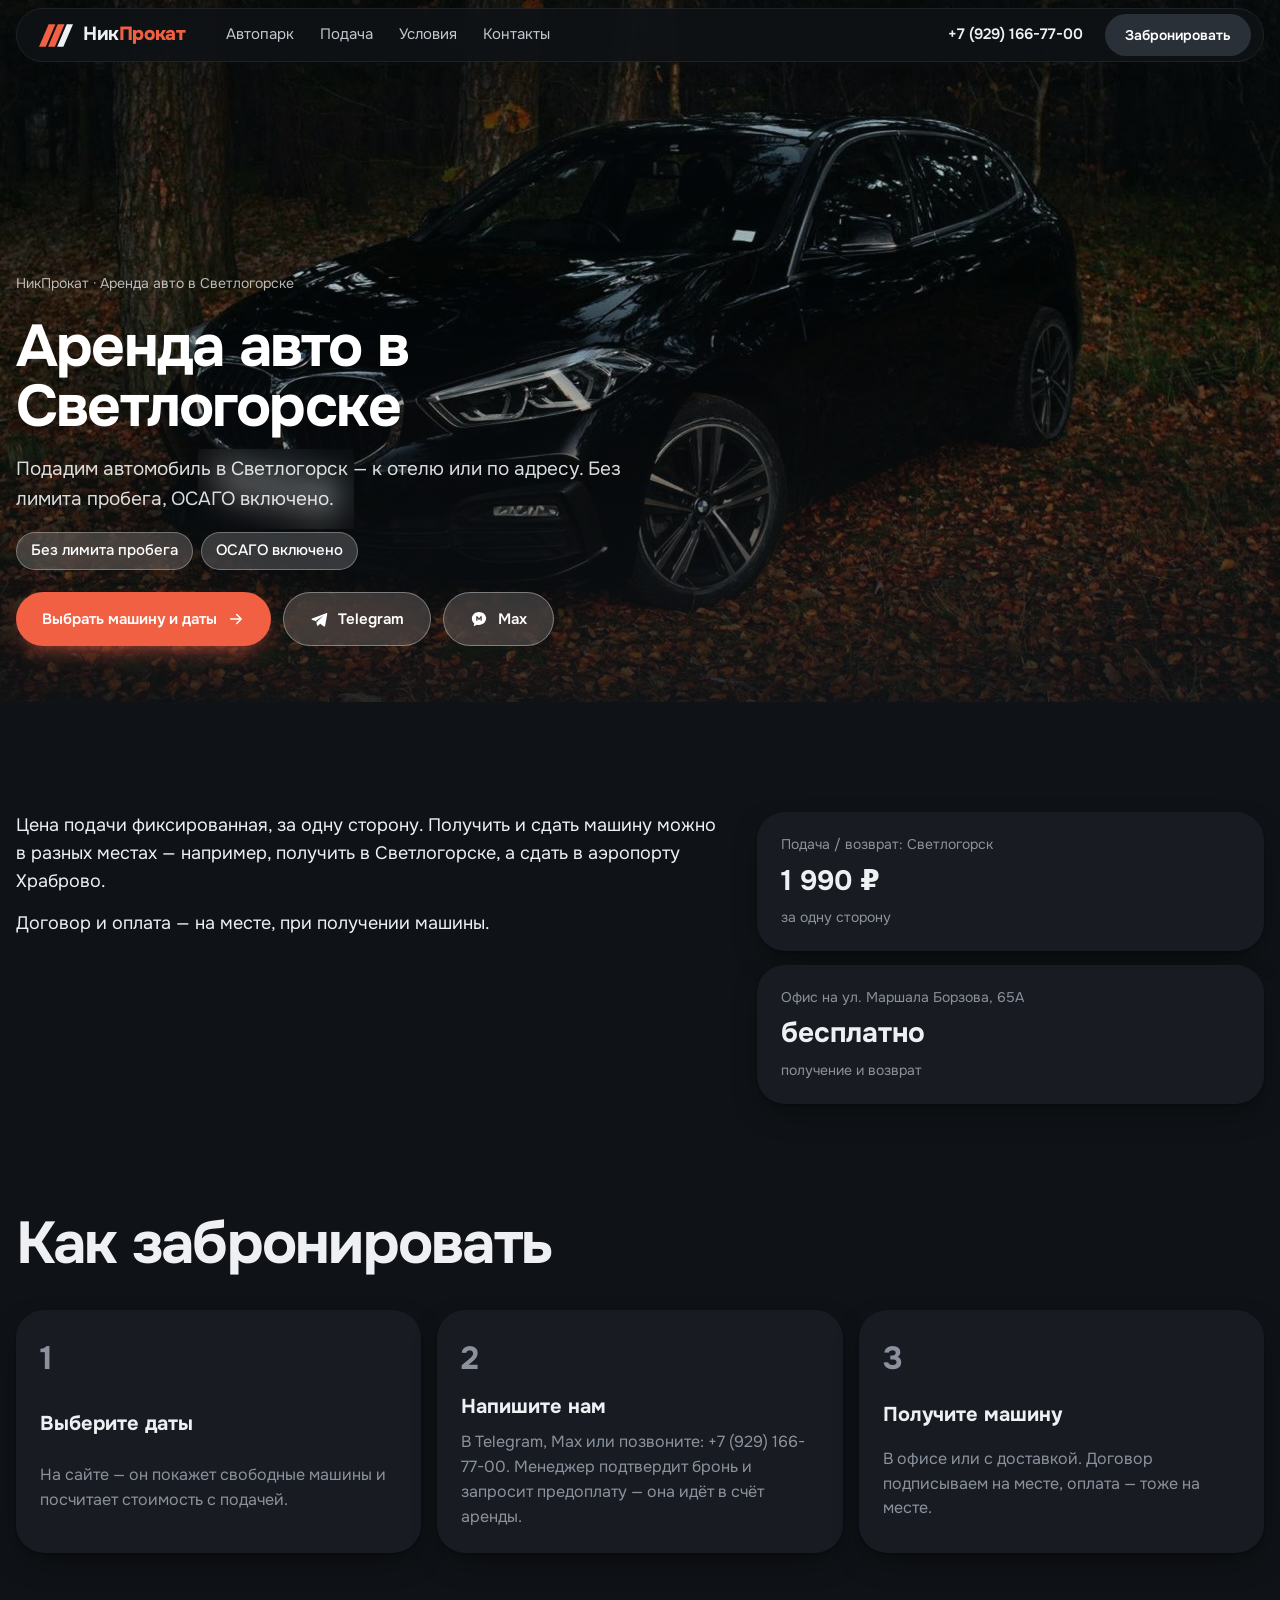
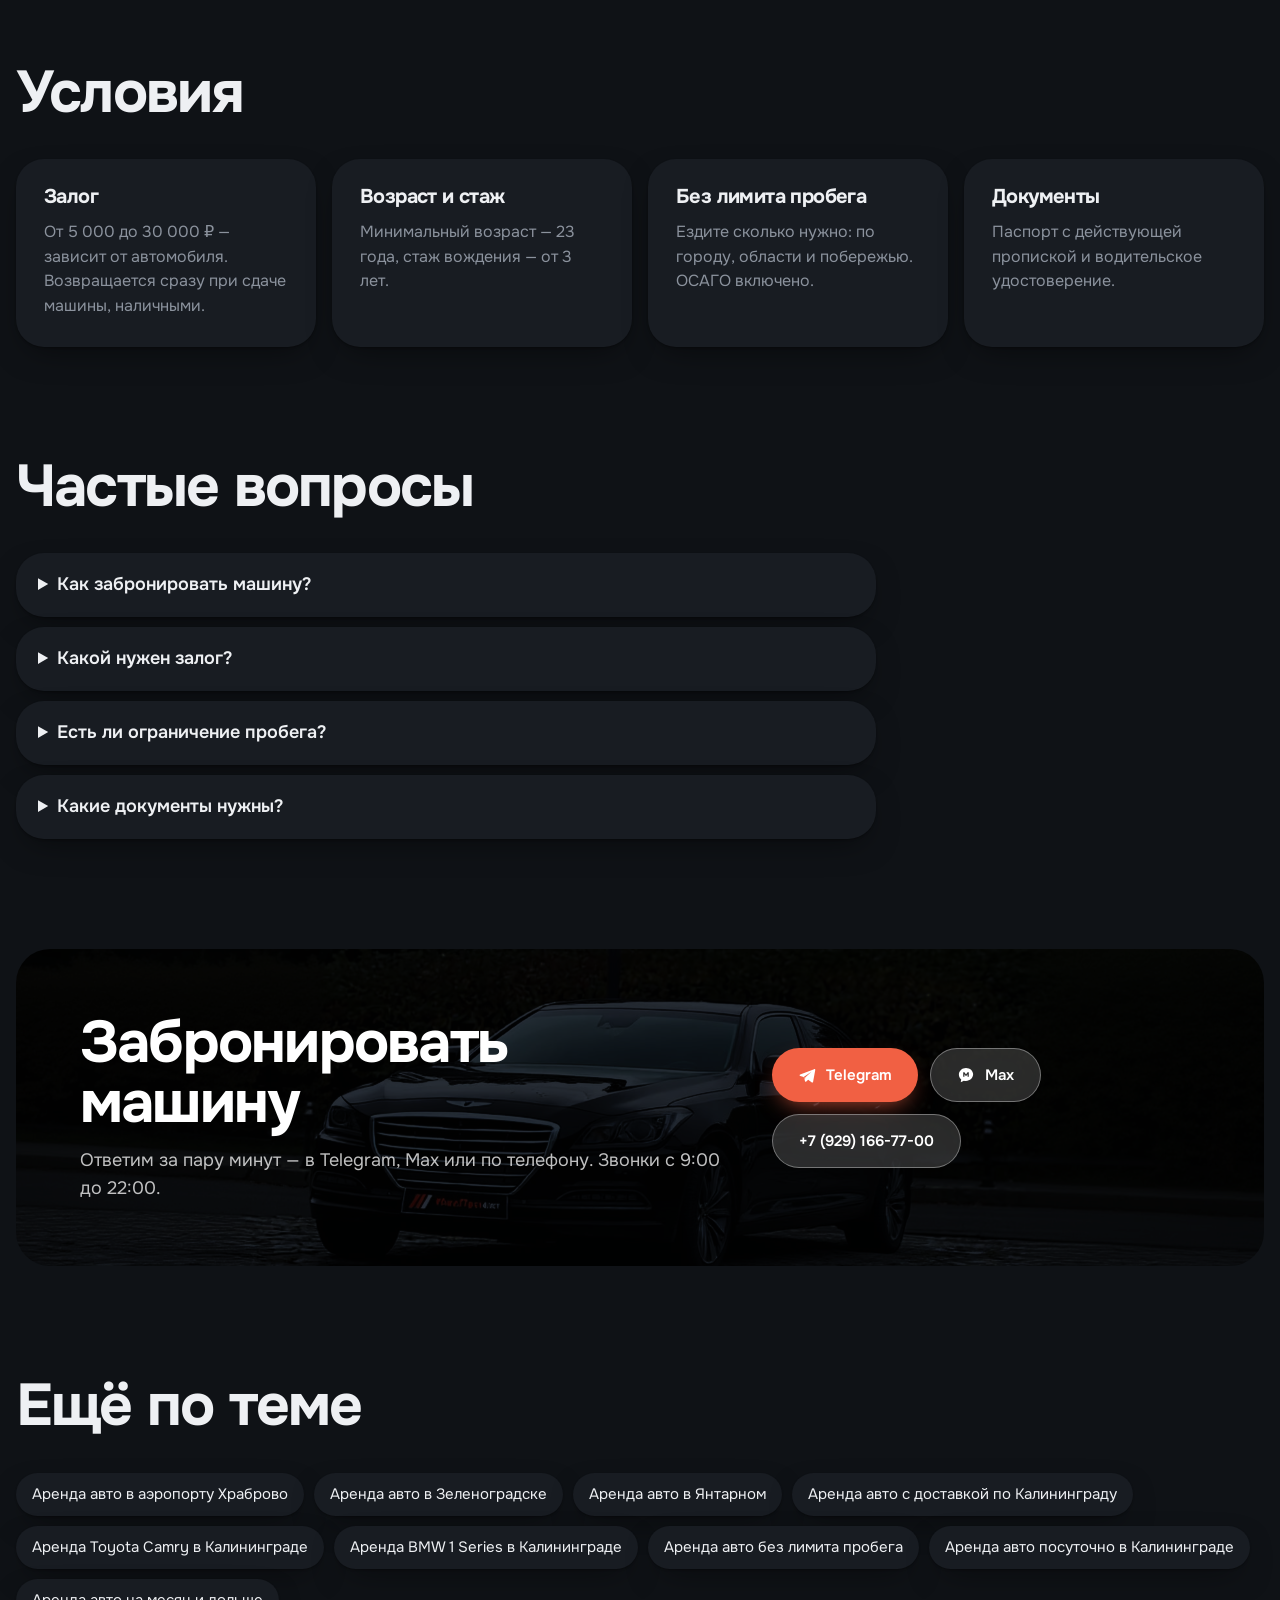
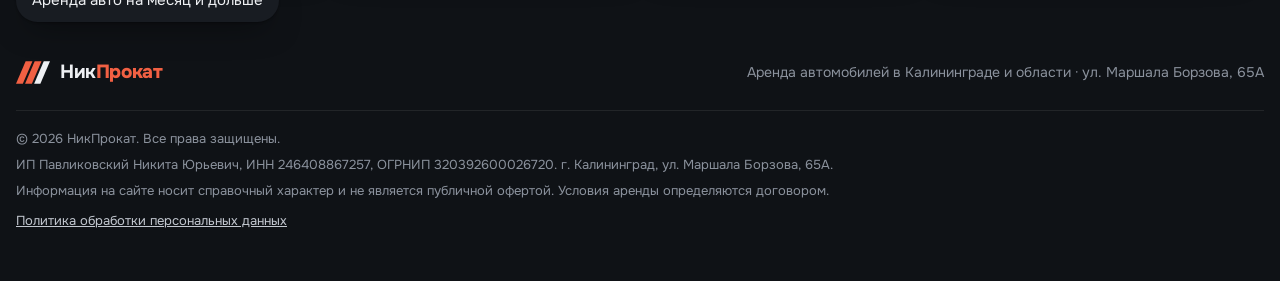
<file: arenda-avto-svetlogorsk/index.html>
<!doctype html>
<html lang="ru">
<head>
<meta charset="utf-8">
<meta http-equiv="Content-Security-Policy" content="default-src 'self'; script-src 'self'; style-src 'self' 'unsafe-inline'; img-src 'self' data:; media-src 'self'; font-src 'self'; connect-src 'self'; frame-src https://yandex.ru; object-src 'none'; base-uri 'self'; form-action 'none'">
<meta name="referrer" content="strict-origin-when-cross-origin">
<meta name="viewport" content="width=device-width, initial-scale=1, viewport-fit=cover">
<title>Аренда авто в Светлогорске с подачей | НикПрокат</title>
<meta name="description" content="Подадим автомобиль в Светлогорск — к отелю или по адресу. Без лимита пробега, ОСАГО включено. Без лимита пробега, ОСАГО включено. Бронь в Telegram, Max или по телефону +7 (929) 166-77-00.">
<link rel="canonical" href="https://nikprokat.ru/arenda-avto-svetlogorsk/">
<link rel="icon" href="/favicon.svg" type="image/svg+xml">
<meta property="og:type" content="website">
<meta property="og:site_name" content="НикПрокат">
<meta property="og:url" content="https://nikprokat.ru/arenda-avto-svetlogorsk/">
<meta property="og:title" content="Аренда авто в Светлогорске — НикПрокат">
<meta property="og:description" content="Подадим автомобиль в Светлогорск — к отелю или по адресу. Без лимита пробега, ОСАГО включено.">
<meta property="og:image" content="https://nikprokat.ru/img/hero-bmw.jpg">
<meta name="theme-color" content="#0f1216">
<link rel="stylesheet" href="/fonts/onest.css">
<link rel="stylesheet" href="/site.css?v=19">
<script type="application/ld+json">{"@context": "https://schema.org", "@type": "FAQPage", "mainEntity": [{"@type": "Question", "name": "Как забронировать машину?", "acceptedAnswer": {"@type": "Answer", "text": "Выберите даты на сайте — он покажет свободные машины и посчитает стоимость. Нажмите «Забронировать» и напишите нам в Telegram или Max. Менеджер подтвердит бронь и запросит предоплату — она идёт в счёт аренды."}}, {"@type": "Question", "name": "Какой нужен залог?", "acceptedAnswer": {"@type": "Answer", "text": "От 5 000 до 30 000 ₽ в зависимости от автомобиля. Залог возвращается сразу при сдаче машины, наличными."}}, {"@type": "Question", "name": "Есть ли ограничение пробега?", "acceptedAnswer": {"@type": "Answer", "text": "Нет. Пробег не ограничен, ОСАГО включено в стоимость."}}, {"@type": "Question", "name": "Какие документы нужны?", "acceptedAnswer": {"@type": "Answer", "text": "Паспорт с действующей пропиской и водительское удостоверение. Минимальный возраст — 23 года, стаж — от 3 лет."}}]}</script>
<script type="application/ld+json">{"@context": "https://schema.org", "@type": "BreadcrumbList", "itemListElement": [{"@type": "ListItem", "position": 1, "name": "НикПрокат", "item": "https://nikprokat.ru/"}, {"@type": "ListItem", "position": 2, "name": "Аренда авто в Светлогорске", "item": "https://nikprokat.ru/arenda-avto-svetlogorsk/"}]}</script>
</head>
<body class="lp-page">
<svg width="0" height="0" style="position:absolute" aria-hidden="true">
  <symbol id="mark" viewBox="0 0 120 80">
    <path d="M34 0h24L24 80H0z" fill="#f16043"/>
    <path d="M66 0h24L56 80H32z" fill="#f16043"/>
    <path d="M98 0h22L86 80H64z" fill="currentColor"/>
  </symbol>
  <symbol id="arrow" viewBox="0 0 24 24"><path d="M5 12h13m-5-6 6 6-6 6" fill="none" stroke="currentColor" stroke-width="2" stroke-linecap="round" stroke-linejoin="round"/></symbol>
  <symbol id="max" viewBox="0 0 24 24"><path d="M12 2.5c-5.3 0-9.5 3.9-9.5 8.8 0 2.6 1.2 4.9 3.1 6.5L5 21.5l4.2-1.9c.9.2 1.8.3 2.8.3 5.3 0 9.5-3.9 9.5-8.8S17.3 2.5 12 2.5Zm-3.7 11.9V8.3h1.6l2.1 3 2.1-3h1.6v6.1h-1.6v-3.5l-2.1 2.9-2.1-2.9v3.5H8.3Z" fill="currentColor"/></symbol>
  <symbol id="tg" viewBox="0 0 24 24"><path d="M21.5 4.2 2.9 11.4c-1 .4-1 1.7.1 2l4.6 1.4 1.8 5.6c.2.7 1.1.9 1.6.4l2.6-2.5 4.9 3.6c.6.4 1.4.1 1.6-.6L23 5.4c.2-.9-.7-1.6-1.5-1.2Zm-3.6 3.5-8.3 7.6-.3 3.1-1.3-4.2 9.9-6.5Z" fill="currentColor"/></symbol>
</svg>
<header class="nav small" id="nav">
  <a class="logo" href="/" aria-label="НикПрокат — на главную"><svg class="logo__mark"><use href="#mark"/></svg><span class="logo__word">Ник<b>Прокат</b></span></a>
  <nav class="nav__links" aria-label="Разделы"><a href="/#fleet">Автопарк</a><a href="/#delivery">Подача</a><a href="/#terms">Условия</a><a href="/#info">Контакты</a></nav>
  <a class="nav__phone" href="tel:+79291667700">+7 (929) 166-77-00</a>
  <a class="btn btn--dark btn--sm" href="/#fleet">Забронировать</a>
</header>
<main>
<section class="lp__hero">
  <img class="lp__img" src="/img/hero-bmw.jpg" alt="Автомобиль НикПроката" fetchpriority="high">
  <div class="lp__shade"></div>
  <div class="lp__copy wrap">
    <p class="lp__crumbs"><a href="/">НикПрокат</a> · Аренда авто в Светлогорске</p>
    <h1 class="hero__title lp__title">Аренда авто в Светлогорске</h1>
    <p class="lp__lead">Подадим автомобиль в Светлогорск — к отелю или по адресу. Без лимита пробега, ОСАГО включено.</p>
    <ul class="hero__tags"><li class="chip chip--glass">Без лимита пробега</li><li class="chip chip--glass">ОСАГО включено</li></ul>
    <div class="hero__cta">
      <a class="btn" href="/#fleet">Выбрать машину и даты <svg class="i"><use href="#arrow"/></svg></a>
      <a class="btn btn--glass" href="https://t.me/nikprokat?text=Здравствуйте! Хочу арендовать автомобиль с подачей в Светлогорск." target="_blank" rel="noopener"><svg class="i"><use href="#tg"/></svg> Telegram</a>
      <a class="btn btn--glass js-max" href="https://web.max.ru/557016128" target="_blank" rel="noopener"><svg class="i"><use href="#max"/></svg> Max</a>
    </div>
  </div>
</section>

<section class="section wrap lp__body">
  <div class="lp__about"><p>Цена подачи фиксированная, за одну сторону. Получить и сдать машину можно в разных местах — например, получить в Светлогорске, а сдать в аэропорту Храброво.</p><p>Договор и оплата — на месте, при получении машины.</p></div>
  <div class="lp__facts"><div class="lp__fact"><small>Подача / возврат: Светлогорск</small><b data-deliv="Светлогорск">1 990 ₽</b><span>за одну сторону</span></div><div class="lp__fact"><small>Офис на ул. Маршала Борзова, 65А</small><b>бесплатно</b><span>получение и возврат</span></div></div>
</section>

<section class="section wrap">
  <div class="head"><h2 class="h2">Как забронировать</h2></div>
  <ol class="lp__steps">
    <li><b>Выберите даты</b><span>На сайте — он покажет свободные машины и посчитает стоимость с подачей.</span></li>
    <li><b>Напишите нам</b><span>В Telegram, Max или позвоните: +7 (929) 166-77-00. Менеджер подтвердит бронь и запросит предоплату — она идёт в счёт аренды.</span></li>
    <li><b>Получите машину</b><span>В офисе или с доставкой. Договор подписываем на месте, оплата — тоже на месте.</span></li>
  </ol>
</section>

<section class="section wrap">
  <div class="head"><h2 class="h2">Условия</h2></div>
  <div class="terms"><div class="term"><h3>Залог</h3><p>От 5 000 до 30 000 ₽ — зависит от автомобиля. Возвращается сразу при сдаче машины, наличными.</p></div><div class="term"><h3>Возраст и стаж</h3><p>Минимальный возраст — 23 года, стаж вождения — от 3 лет.</p></div><div class="term"><h3>Без лимита пробега</h3><p>Ездите сколько нужно: по городу, области и побережью. ОСАГО включено.</p></div><div class="term"><h3>Документы</h3><p>Паспорт с действующей пропиской и водительское удостоверение.</p></div></div>
</section>

<section class="section wrap">
  <div class="head"><h2 class="h2">Частые вопросы</h2></div>
  <div class="lp__faq"><details><summary>Как забронировать машину?</summary><p>Выберите даты на сайте — он покажет свободные машины и посчитает стоимость. Нажмите «Забронировать» и напишите нам в Telegram или Max. Менеджер подтвердит бронь и запросит предоплату — она идёт в счёт аренды.</p></details><details><summary>Какой нужен залог?</summary><p>От 5 000 до 30 000 ₽ в зависимости от автомобиля. Залог возвращается сразу при сдаче машины, наличными.</p></details><details><summary>Есть ли ограничение пробега?</summary><p>Нет. Пробег не ограничен, ОСАГО включено в стоимость.</p></details><details><summary>Какие документы нужны?</summary><p>Паспорт с действующей пропиской и водительское удостоверение. Минимальный возраст — 23 года, стаж — от 3 лет.</p></details></div>
</section>

<section class="wrap" id="contacts">
  <div class="cta">
    <div><h2 class="h2">Забронировать машину</h2><p>Ответим за пару минут — в Telegram, Max или по телефону. Звонки с 9:00 до 22:00.</p></div>
    <div class="cta__btns">
      <a class="btn" href="https://t.me/nikprokat?text=Здравствуйте! Хочу арендовать автомобиль с подачей в Светлогорск." target="_blank" rel="noopener"><svg class="i"><use href="#tg"/></svg> Telegram</a>
      <a class="btn btn--glass js-max" href="https://web.max.ru/557016128" target="_blank" rel="noopener"><svg class="i"><use href="#max"/></svg> Max</a>
      <a class="btn btn--glass" href="tel:+79291667700">+7 (929) 166-77-00</a>
    </div>
  </div>
</section>

<section class="section wrap">
  <div class="head"><h2 class="h2">Ещё по теме</h2></div>
  <nav class="lp__links"><a href="/arenda-avto-hrabrovo/">Аренда авто в аэропорту Храброво</a><a href="/arenda-avto-zelenogradsk/">Аренда авто в Зеленоградске</a><a href="/arenda-avto-yantarny/">Аренда авто в Янтарном</a><a href="/arenda-avto-kaliningrad-dostavka/">Аренда авто с доставкой по Калининграду</a><a href="/arenda-toyota-camry/">Аренда Toyota Camry в Калининграде</a><a href="/arenda-bmw/">Аренда BMW 1 Series в Калининграде</a><a href="/arenda-avto-bez-limita-probega/">Аренда авто без лимита пробега</a><a href="/arenda-avto-posutochno/">Аренда авто посуточно в Калининграде</a><a href="/arenda-avto-na-mesyac/">Аренда авто на месяц и дольше</a></nav>
</section>

<footer class="footer wrap">
  <div class="footer__top">
    <a class="logo" href="/"><svg class="logo__mark"><use href="#mark"/></svg><span class="logo__word">Ник<b>Прокат</b></span></a>
    <span class="muted">Аренда автомобилей в Калининграде и области · ул. Маршала Борзова, 65А</span>
  </div>
  <div class="footer__legal">
    <p>© 2026 НикПрокат. Все права защищены.</p>
    <p class="op-line">ИП Павликовский Никита Юрьевич, ИНН 246408867257, ОГРНИП 320392600026720. г. Калининград, ул. Маршала Борзова, 65А.</p>
    <p>Информация на сайте носит справочный характер и не является публичной офертой. Условия аренды определяются договором.</p>
    <p class="footer__links"><a href="/privacy.html">Политика обработки персональных данных</a></p>
  </div>
</footer>
</main>
<script src="/pages.js?v=1" defer></script>
</body>
</html>
</file>
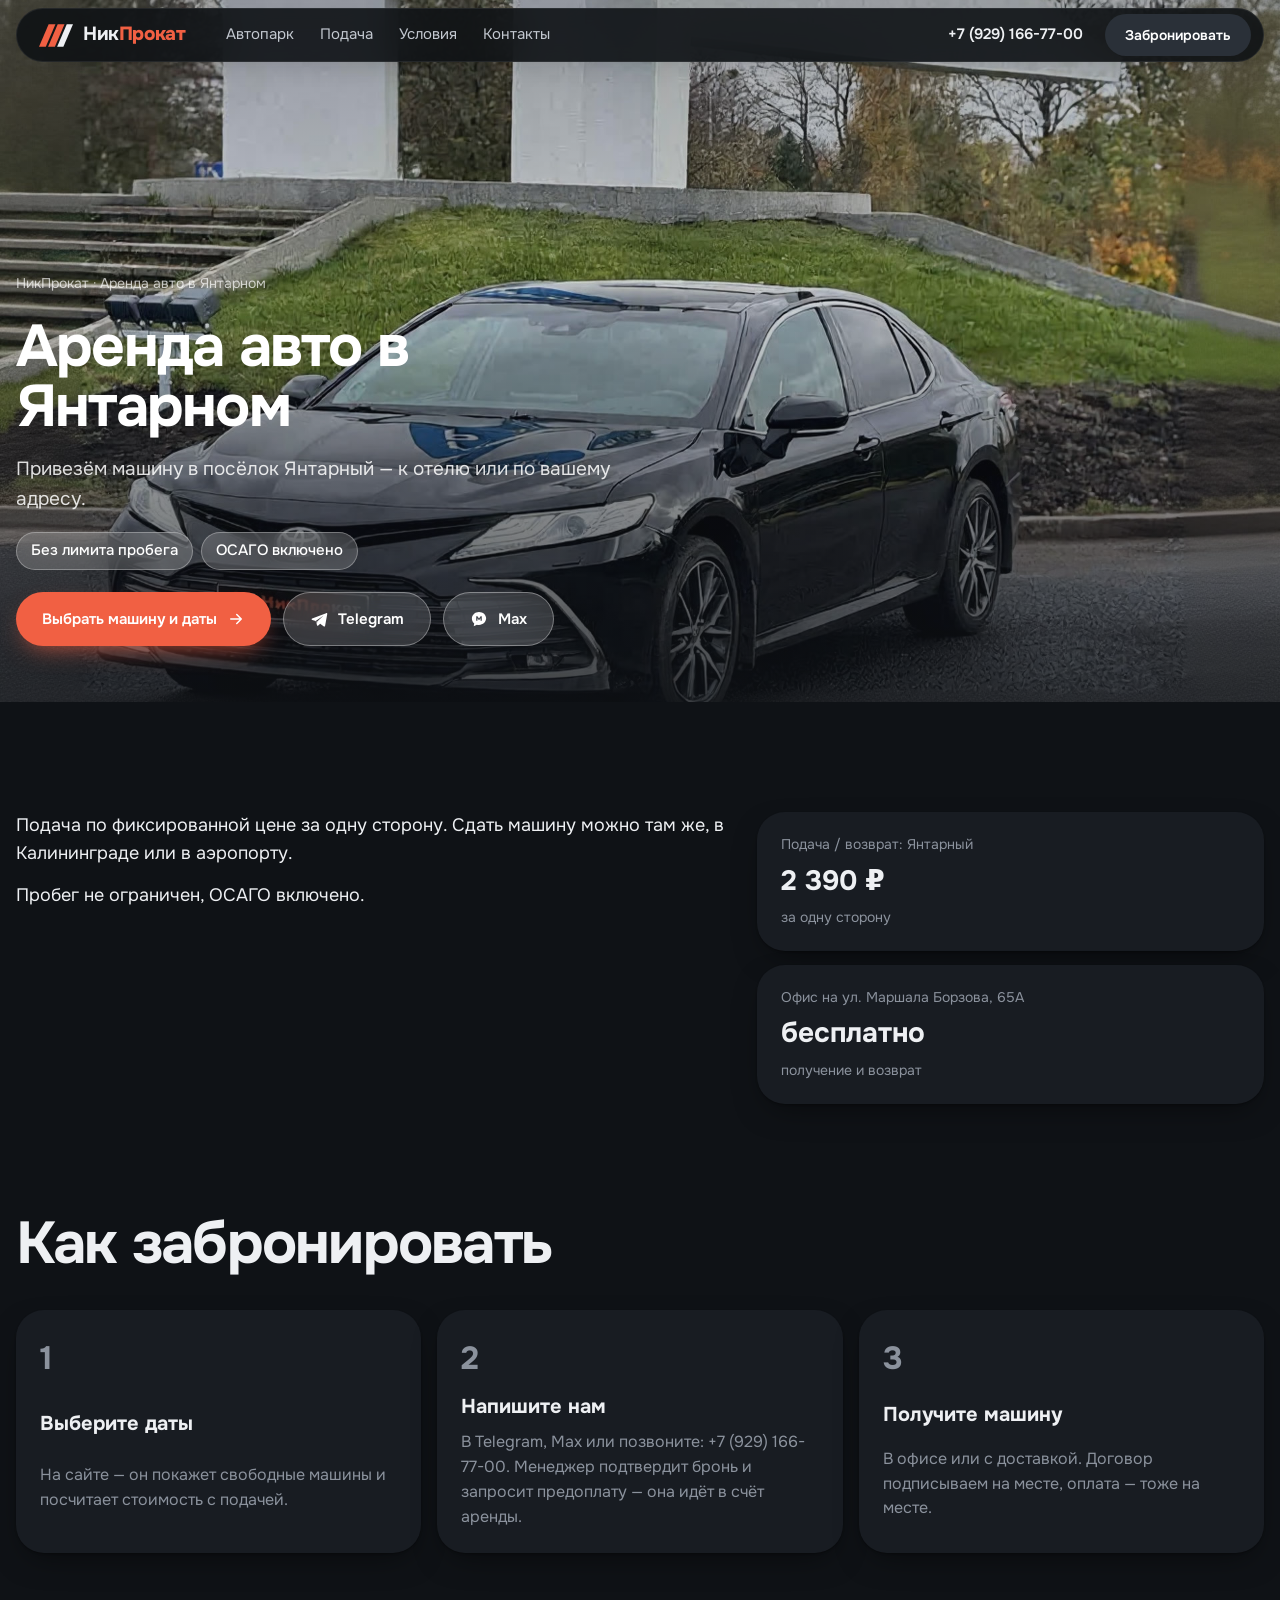
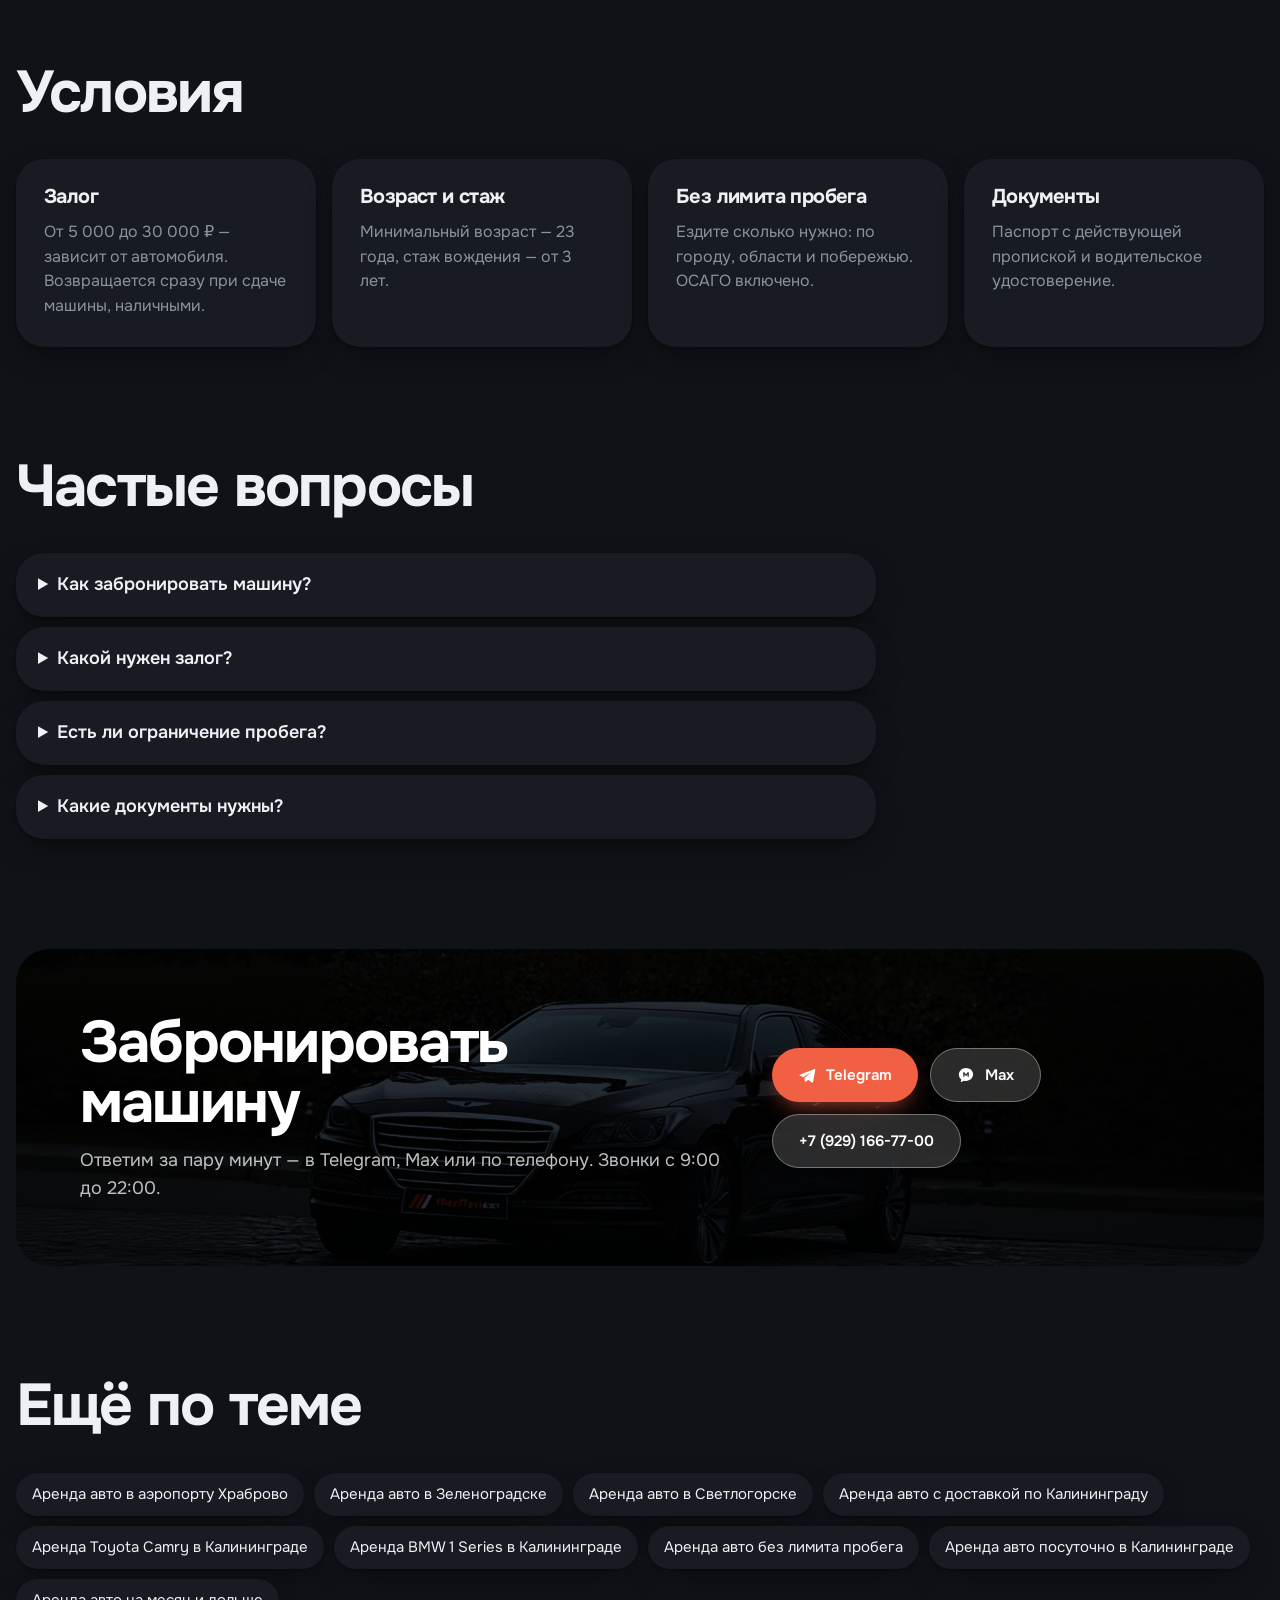
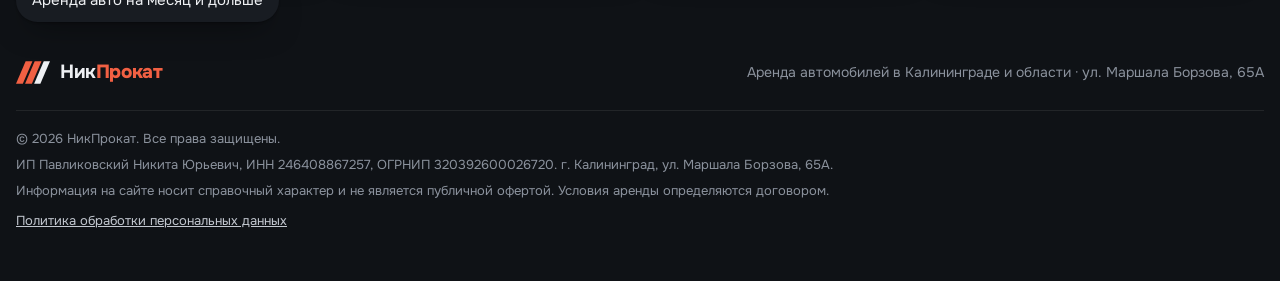
<file: arenda-avto-yantarny/index.html>
<!doctype html>
<html lang="ru">
<head>
<meta charset="utf-8">
<meta http-equiv="Content-Security-Policy" content="default-src 'self'; script-src 'self'; style-src 'self' 'unsafe-inline'; img-src 'self' data:; media-src 'self'; font-src 'self'; connect-src 'self'; frame-src https://yandex.ru; object-src 'none'; base-uri 'self'; form-action 'none'">
<meta name="referrer" content="strict-origin-when-cross-origin">
<meta name="viewport" content="width=device-width, initial-scale=1, viewport-fit=cover">
<title>Аренда авто в Янтарном с подачей | НикПрокат</title>
<meta name="description" content="Привезём машину в посёлок Янтарный — к отелю или по вашему адресу. Без лимита пробега, ОСАГО включено. Бронь в Telegram, Max или по телефону +7 (929) 166-77-00.">
<link rel="canonical" href="https://nikprokat.ru/arenda-avto-yantarny/">
<link rel="icon" href="/favicon.svg" type="image/svg+xml">
<meta property="og:type" content="website">
<meta property="og:site_name" content="НикПрокат">
<meta property="og:url" content="https://nikprokat.ru/arenda-avto-yantarny/">
<meta property="og:title" content="Аренда авто в Янтарном — НикПрокат">
<meta property="og:description" content="Привезём машину в посёлок Янтарный — к отелю или по вашему адресу.">
<meta property="og:image" content="https://nikprokat.ru/img/hero-camry21.jpg">
<meta name="theme-color" content="#0f1216">
<link rel="stylesheet" href="/fonts/onest.css">
<link rel="stylesheet" href="/site.css?v=19">
<script type="application/ld+json">{"@context": "https://schema.org", "@type": "FAQPage", "mainEntity": [{"@type": "Question", "name": "Как забронировать машину?", "acceptedAnswer": {"@type": "Answer", "text": "Выберите даты на сайте — он покажет свободные машины и посчитает стоимость. Нажмите «Забронировать» и напишите нам в Telegram или Max. Менеджер подтвердит бронь и запросит предоплату — она идёт в счёт аренды."}}, {"@type": "Question", "name": "Какой нужен залог?", "acceptedAnswer": {"@type": "Answer", "text": "От 5 000 до 30 000 ₽ в зависимости от автомобиля. Залог возвращается сразу при сдаче машины, наличными."}}, {"@type": "Question", "name": "Есть ли ограничение пробега?", "acceptedAnswer": {"@type": "Answer", "text": "Нет. Пробег не ограничен, ОСАГО включено в стоимость."}}, {"@type": "Question", "name": "Какие документы нужны?", "acceptedAnswer": {"@type": "Answer", "text": "Паспорт с действующей пропиской и водительское удостоверение. Минимальный возраст — 23 года, стаж — от 3 лет."}}]}</script>
<script type="application/ld+json">{"@context": "https://schema.org", "@type": "BreadcrumbList", "itemListElement": [{"@type": "ListItem", "position": 1, "name": "НикПрокат", "item": "https://nikprokat.ru/"}, {"@type": "ListItem", "position": 2, "name": "Аренда авто в Янтарном", "item": "https://nikprokat.ru/arenda-avto-yantarny/"}]}</script>
</head>
<body class="lp-page">
<svg width="0" height="0" style="position:absolute" aria-hidden="true">
  <symbol id="mark" viewBox="0 0 120 80">
    <path d="M34 0h24L24 80H0z" fill="#f16043"/>
    <path d="M66 0h24L56 80H32z" fill="#f16043"/>
    <path d="M98 0h22L86 80H64z" fill="currentColor"/>
  </symbol>
  <symbol id="arrow" viewBox="0 0 24 24"><path d="M5 12h13m-5-6 6 6-6 6" fill="none" stroke="currentColor" stroke-width="2" stroke-linecap="round" stroke-linejoin="round"/></symbol>
  <symbol id="max" viewBox="0 0 24 24"><path d="M12 2.5c-5.3 0-9.5 3.9-9.5 8.8 0 2.6 1.2 4.9 3.1 6.5L5 21.5l4.2-1.9c.9.2 1.8.3 2.8.3 5.3 0 9.5-3.9 9.5-8.8S17.3 2.5 12 2.5Zm-3.7 11.9V8.3h1.6l2.1 3 2.1-3h1.6v6.1h-1.6v-3.5l-2.1 2.9-2.1-2.9v3.5H8.3Z" fill="currentColor"/></symbol>
  <symbol id="tg" viewBox="0 0 24 24"><path d="M21.5 4.2 2.9 11.4c-1 .4-1 1.7.1 2l4.6 1.4 1.8 5.6c.2.7 1.1.9 1.6.4l2.6-2.5 4.9 3.6c.6.4 1.4.1 1.6-.6L23 5.4c.2-.9-.7-1.6-1.5-1.2Zm-3.6 3.5-8.3 7.6-.3 3.1-1.3-4.2 9.9-6.5Z" fill="currentColor"/></symbol>
</svg>
<header class="nav small" id="nav">
  <a class="logo" href="/" aria-label="НикПрокат — на главную"><svg class="logo__mark"><use href="#mark"/></svg><span class="logo__word">Ник<b>Прокат</b></span></a>
  <nav class="nav__links" aria-label="Разделы"><a href="/#fleet">Автопарк</a><a href="/#delivery">Подача</a><a href="/#terms">Условия</a><a href="/#info">Контакты</a></nav>
  <a class="nav__phone" href="tel:+79291667700">+7 (929) 166-77-00</a>
  <a class="btn btn--dark btn--sm" href="/#fleet">Забронировать</a>
</header>
<main>
<section class="lp__hero">
  <img class="lp__img" src="/img/hero-camry21.jpg" alt="Автомобиль НикПроката" fetchpriority="high">
  <div class="lp__shade"></div>
  <div class="lp__copy wrap">
    <p class="lp__crumbs"><a href="/">НикПрокат</a> · Аренда авто в Янтарном</p>
    <h1 class="hero__title lp__title">Аренда авто в Янтарном</h1>
    <p class="lp__lead">Привезём машину в посёлок Янтарный — к отелю или по вашему адресу.</p>
    <ul class="hero__tags"><li class="chip chip--glass">Без лимита пробега</li><li class="chip chip--glass">ОСАГО включено</li></ul>
    <div class="hero__cta">
      <a class="btn" href="/#fleet">Выбрать машину и даты <svg class="i"><use href="#arrow"/></svg></a>
      <a class="btn btn--glass" href="https://t.me/nikprokat?text=Здравствуйте! Хочу арендовать автомобиль с подачей в Янтарный." target="_blank" rel="noopener"><svg class="i"><use href="#tg"/></svg> Telegram</a>
      <a class="btn btn--glass js-max" href="https://web.max.ru/557016128" target="_blank" rel="noopener"><svg class="i"><use href="#max"/></svg> Max</a>
    </div>
  </div>
</section>

<section class="section wrap lp__body">
  <div class="lp__about"><p>Подача по фиксированной цене за одну сторону. Сдать машину можно там же, в Калининграде или в аэропорту.</p><p>Пробег не ограничен, ОСАГО включено.</p></div>
  <div class="lp__facts"><div class="lp__fact"><small>Подача / возврат: Янтарный</small><b data-deliv="Янтарный">2 390 ₽</b><span>за одну сторону</span></div><div class="lp__fact"><small>Офис на ул. Маршала Борзова, 65А</small><b>бесплатно</b><span>получение и возврат</span></div></div>
</section>

<section class="section wrap">
  <div class="head"><h2 class="h2">Как забронировать</h2></div>
  <ol class="lp__steps">
    <li><b>Выберите даты</b><span>На сайте — он покажет свободные машины и посчитает стоимость с подачей.</span></li>
    <li><b>Напишите нам</b><span>В Telegram, Max или позвоните: +7 (929) 166-77-00. Менеджер подтвердит бронь и запросит предоплату — она идёт в счёт аренды.</span></li>
    <li><b>Получите машину</b><span>В офисе или с доставкой. Договор подписываем на месте, оплата — тоже на месте.</span></li>
  </ol>
</section>

<section class="section wrap">
  <div class="head"><h2 class="h2">Условия</h2></div>
  <div class="terms"><div class="term"><h3>Залог</h3><p>От 5 000 до 30 000 ₽ — зависит от автомобиля. Возвращается сразу при сдаче машины, наличными.</p></div><div class="term"><h3>Возраст и стаж</h3><p>Минимальный возраст — 23 года, стаж вождения — от 3 лет.</p></div><div class="term"><h3>Без лимита пробега</h3><p>Ездите сколько нужно: по городу, области и побережью. ОСАГО включено.</p></div><div class="term"><h3>Документы</h3><p>Паспорт с действующей пропиской и водительское удостоверение.</p></div></div>
</section>

<section class="section wrap">
  <div class="head"><h2 class="h2">Частые вопросы</h2></div>
  <div class="lp__faq"><details><summary>Как забронировать машину?</summary><p>Выберите даты на сайте — он покажет свободные машины и посчитает стоимость. Нажмите «Забронировать» и напишите нам в Telegram или Max. Менеджер подтвердит бронь и запросит предоплату — она идёт в счёт аренды.</p></details><details><summary>Какой нужен залог?</summary><p>От 5 000 до 30 000 ₽ в зависимости от автомобиля. Залог возвращается сразу при сдаче машины, наличными.</p></details><details><summary>Есть ли ограничение пробега?</summary><p>Нет. Пробег не ограничен, ОСАГО включено в стоимость.</p></details><details><summary>Какие документы нужны?</summary><p>Паспорт с действующей пропиской и водительское удостоверение. Минимальный возраст — 23 года, стаж — от 3 лет.</p></details></div>
</section>

<section class="wrap" id="contacts">
  <div class="cta">
    <div><h2 class="h2">Забронировать машину</h2><p>Ответим за пару минут — в Telegram, Max или по телефону. Звонки с 9:00 до 22:00.</p></div>
    <div class="cta__btns">
      <a class="btn" href="https://t.me/nikprokat?text=Здравствуйте! Хочу арендовать автомобиль с подачей в Янтарный." target="_blank" rel="noopener"><svg class="i"><use href="#tg"/></svg> Telegram</a>
      <a class="btn btn--glass js-max" href="https://web.max.ru/557016128" target="_blank" rel="noopener"><svg class="i"><use href="#max"/></svg> Max</a>
      <a class="btn btn--glass" href="tel:+79291667700">+7 (929) 166-77-00</a>
    </div>
  </div>
</section>

<section class="section wrap">
  <div class="head"><h2 class="h2">Ещё по теме</h2></div>
  <nav class="lp__links"><a href="/arenda-avto-hrabrovo/">Аренда авто в аэропорту Храброво</a><a href="/arenda-avto-zelenogradsk/">Аренда авто в Зеленоградске</a><a href="/arenda-avto-svetlogorsk/">Аренда авто в Светлогорске</a><a href="/arenda-avto-kaliningrad-dostavka/">Аренда авто с доставкой по Калининграду</a><a href="/arenda-toyota-camry/">Аренда Toyota Camry в Калининграде</a><a href="/arenda-bmw/">Аренда BMW 1 Series в Калининграде</a><a href="/arenda-avto-bez-limita-probega/">Аренда авто без лимита пробега</a><a href="/arenda-avto-posutochno/">Аренда авто посуточно в Калининграде</a><a href="/arenda-avto-na-mesyac/">Аренда авто на месяц и дольше</a></nav>
</section>

<footer class="footer wrap">
  <div class="footer__top">
    <a class="logo" href="/"><svg class="logo__mark"><use href="#mark"/></svg><span class="logo__word">Ник<b>Прокат</b></span></a>
    <span class="muted">Аренда автомобилей в Калининграде и области · ул. Маршала Борзова, 65А</span>
  </div>
  <div class="footer__legal">
    <p>© 2026 НикПрокат. Все права защищены.</p>
    <p class="op-line">ИП Павликовский Никита Юрьевич, ИНН 246408867257, ОГРНИП 320392600026720. г. Калининград, ул. Маршала Борзова, 65А.</p>
    <p>Информация на сайте носит справочный характер и не является публичной офертой. Условия аренды определяются договором.</p>
    <p class="footer__links"><a href="/privacy.html">Политика обработки персональных данных</a></p>
  </div>
</footer>
</main>
<script src="/pages.js?v=1" defer></script>
</body>
</html>
</file>
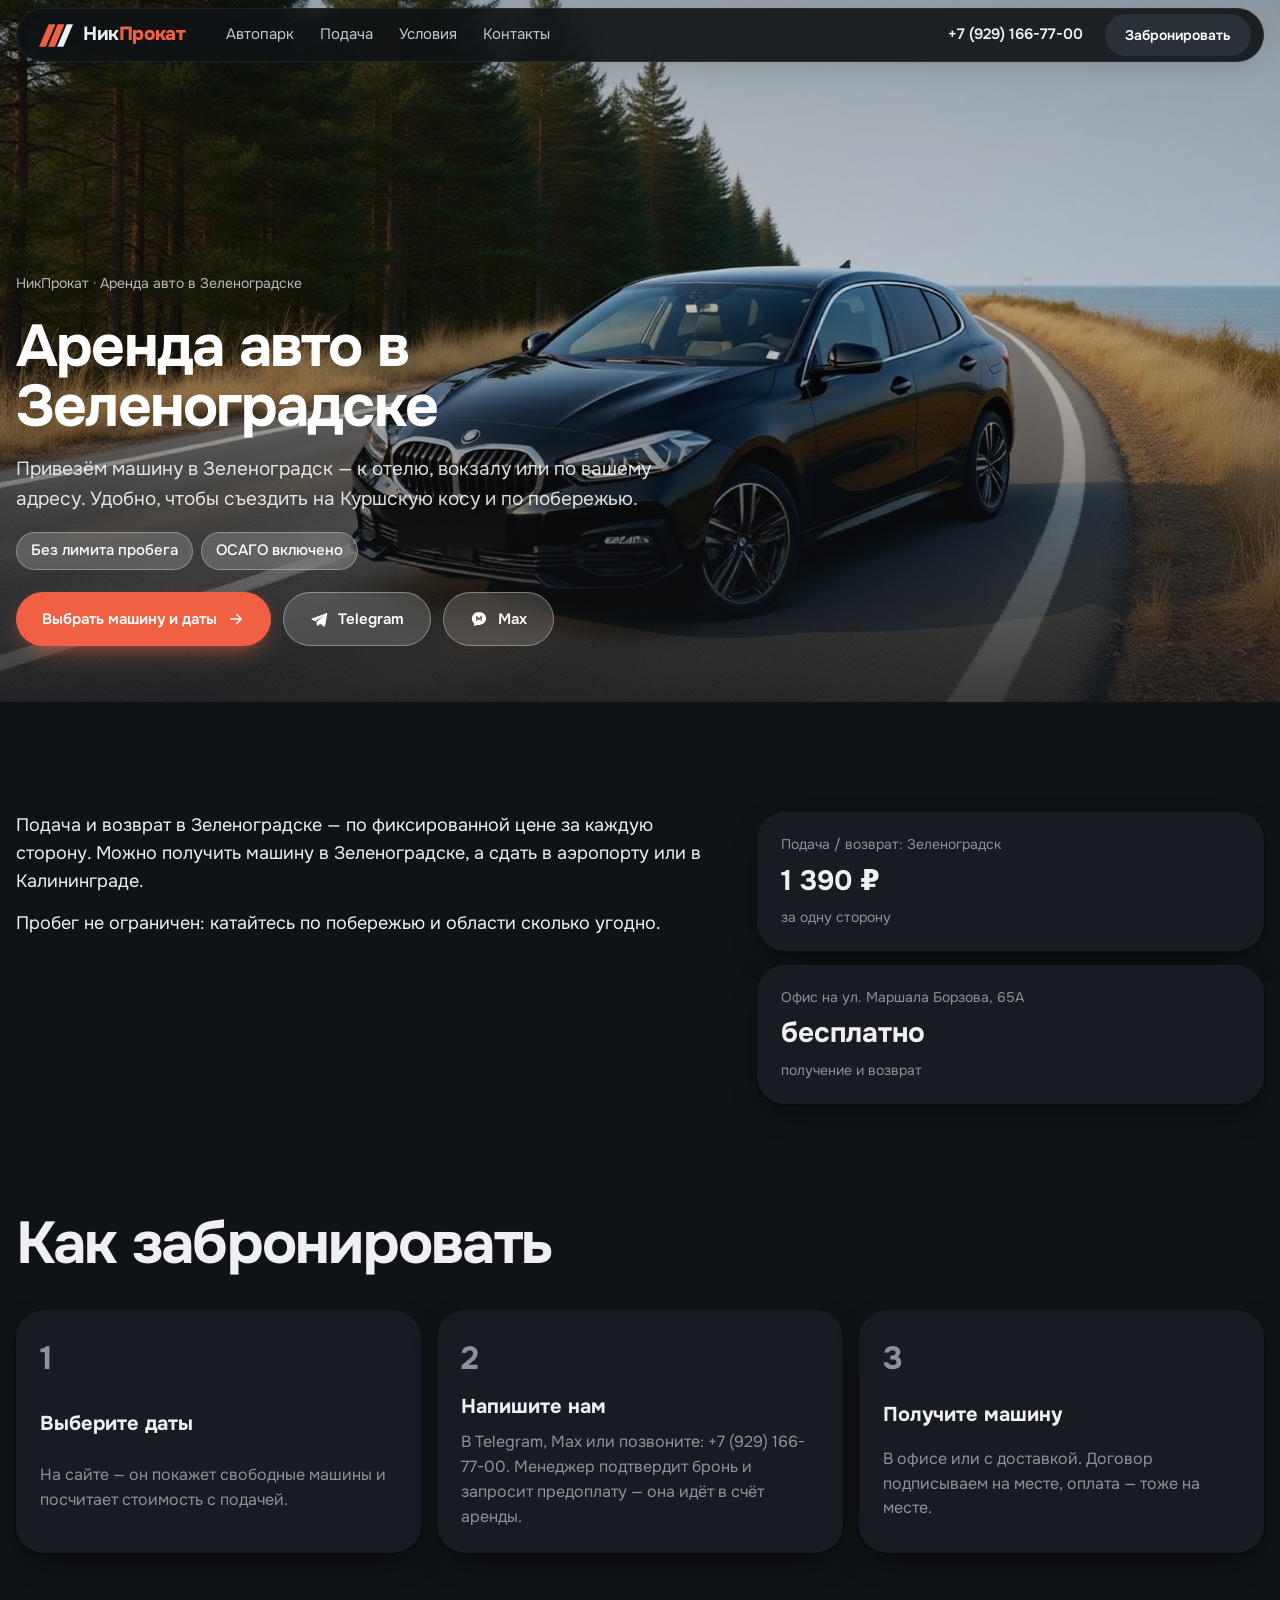
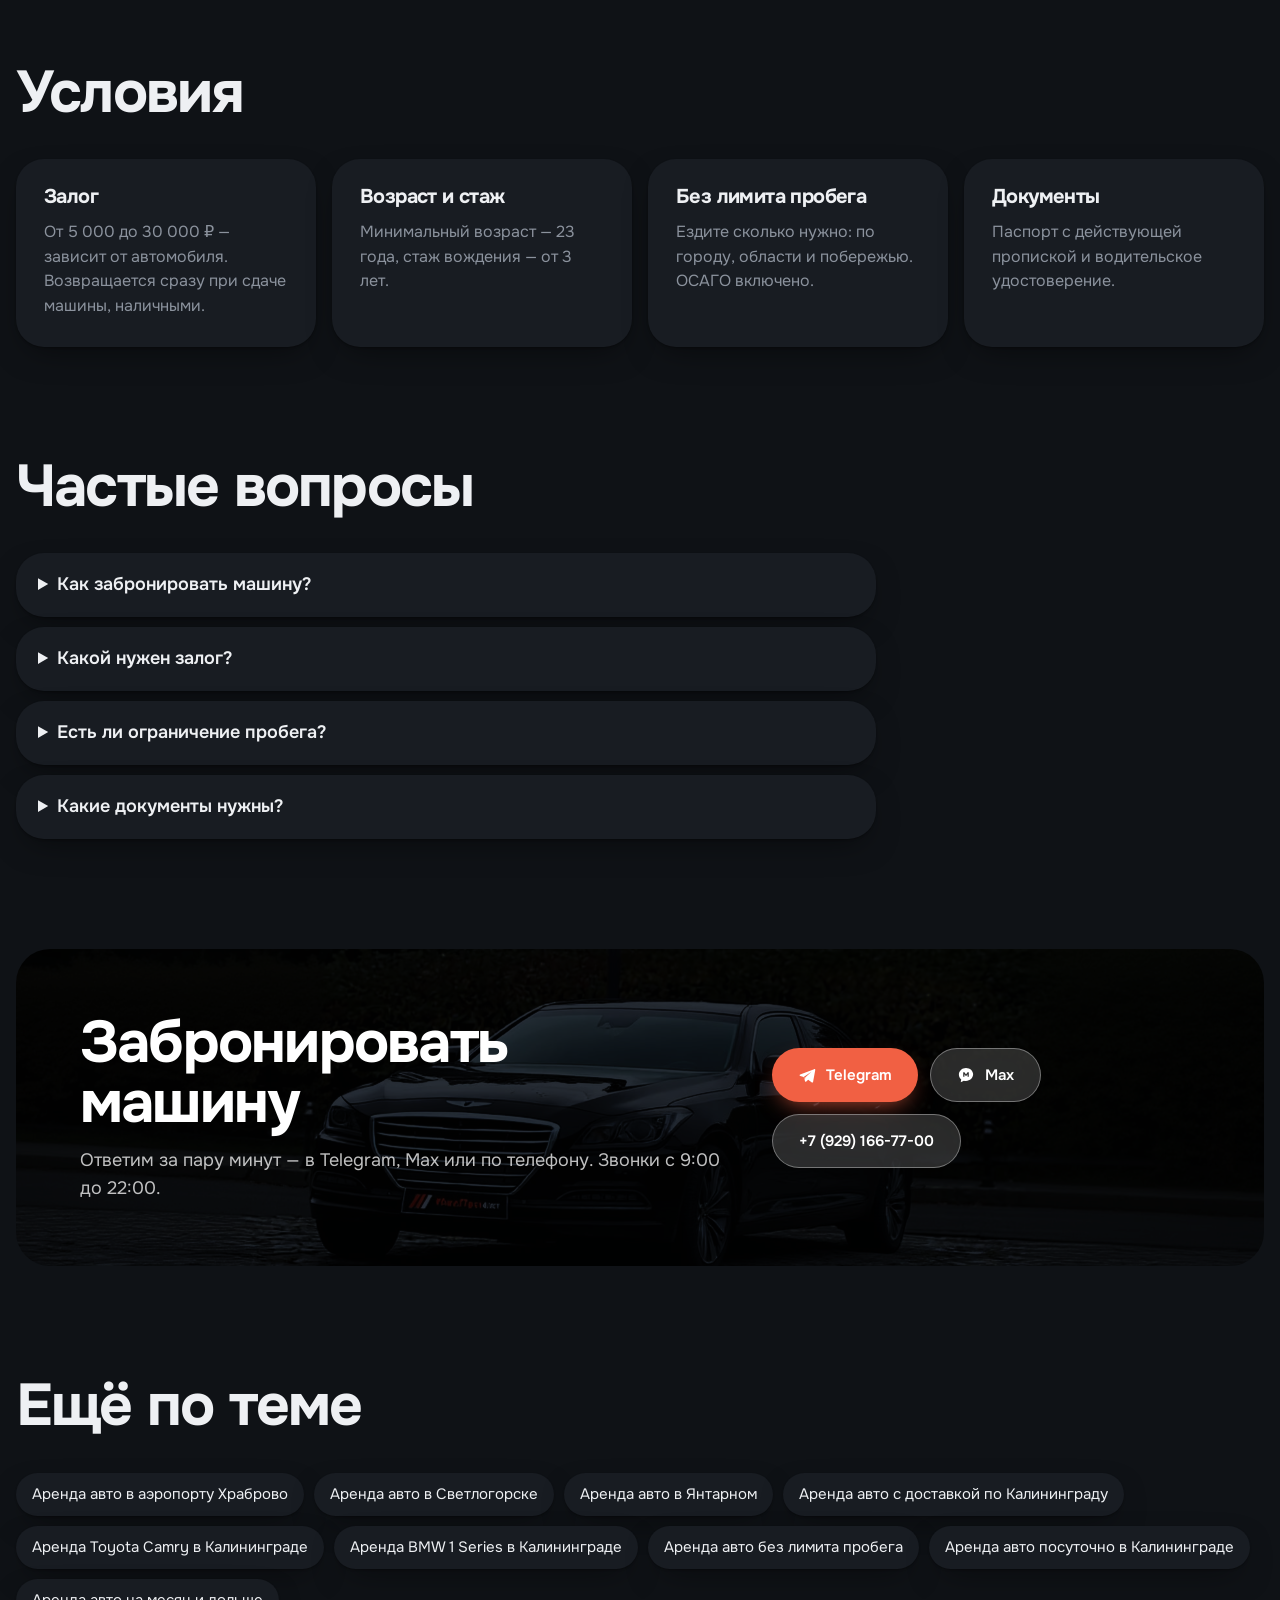
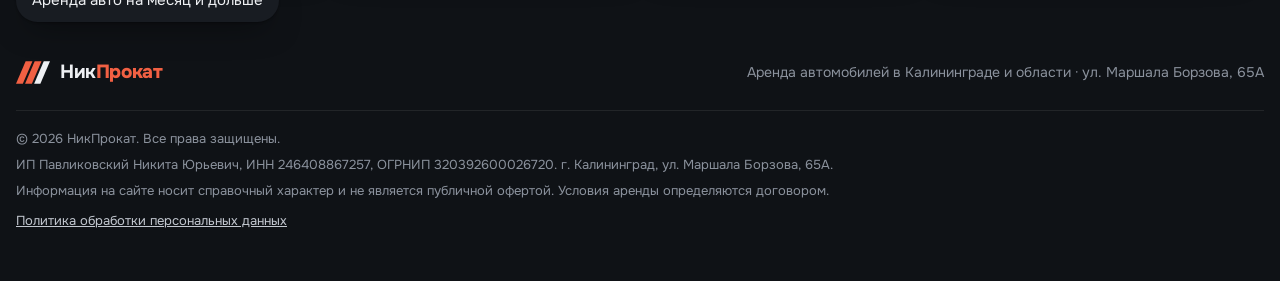
<file: arenda-avto-zelenogradsk/index.html>
<!doctype html>
<html lang="ru">
<head>
<meta charset="utf-8">
<meta http-equiv="Content-Security-Policy" content="default-src 'self'; script-src 'self'; style-src 'self' 'unsafe-inline'; img-src 'self' data:; media-src 'self'; font-src 'self'; connect-src 'self'; frame-src https://yandex.ru; object-src 'none'; base-uri 'self'; form-action 'none'">
<meta name="referrer" content="strict-origin-when-cross-origin">
<meta name="viewport" content="width=device-width, initial-scale=1, viewport-fit=cover">
<title>Аренда авто в Зеленоградске с подачей | НикПрокат</title>
<meta name="description" content="Привезём машину в Зеленоградск — к отелю, вокзалу или по вашему адресу. Удобно, чтобы съездить на Куршскую косу и по побережью. Без лимита пробега, ОСАГО включено. Бронь в Telegram, Max или по телефону +7 (929) 166-77-00.">
<link rel="canonical" href="https://nikprokat.ru/arenda-avto-zelenogradsk/">
<link rel="icon" href="/favicon.svg" type="image/svg+xml">
<meta property="og:type" content="website">
<meta property="og:site_name" content="НикПрокат">
<meta property="og:url" content="https://nikprokat.ru/arenda-avto-zelenogradsk/">
<meta property="og:title" content="Аренда авто в Зеленоградске — НикПрокат">
<meta property="og:description" content="Привезём машину в Зеленоградск — к отелю, вокзалу или по вашему адресу. Удобно, чтобы съездить на Куршскую косу и по побережью.">
<meta property="og:image" content="https://nikprokat.ru/img/story-2.jpg">
<meta name="theme-color" content="#0f1216">
<link rel="stylesheet" href="/fonts/onest.css">
<link rel="stylesheet" href="/site.css?v=19">
<script type="application/ld+json">{"@context": "https://schema.org", "@type": "FAQPage", "mainEntity": [{"@type": "Question", "name": "Как забронировать машину?", "acceptedAnswer": {"@type": "Answer", "text": "Выберите даты на сайте — он покажет свободные машины и посчитает стоимость. Нажмите «Забронировать» и напишите нам в Telegram или Max. Менеджер подтвердит бронь и запросит предоплату — она идёт в счёт аренды."}}, {"@type": "Question", "name": "Какой нужен залог?", "acceptedAnswer": {"@type": "Answer", "text": "От 5 000 до 30 000 ₽ в зависимости от автомобиля. Залог возвращается сразу при сдаче машины, наличными."}}, {"@type": "Question", "name": "Есть ли ограничение пробега?", "acceptedAnswer": {"@type": "Answer", "text": "Нет. Пробег не ограничен, ОСАГО включено в стоимость."}}, {"@type": "Question", "name": "Какие документы нужны?", "acceptedAnswer": {"@type": "Answer", "text": "Паспорт с действующей пропиской и водительское удостоверение. Минимальный возраст — 23 года, стаж — от 3 лет."}}]}</script>
<script type="application/ld+json">{"@context": "https://schema.org", "@type": "BreadcrumbList", "itemListElement": [{"@type": "ListItem", "position": 1, "name": "НикПрокат", "item": "https://nikprokat.ru/"}, {"@type": "ListItem", "position": 2, "name": "Аренда авто в Зеленоградске", "item": "https://nikprokat.ru/arenda-avto-zelenogradsk/"}]}</script>
</head>
<body class="lp-page">
<svg width="0" height="0" style="position:absolute" aria-hidden="true">
  <symbol id="mark" viewBox="0 0 120 80">
    <path d="M34 0h24L24 80H0z" fill="#f16043"/>
    <path d="M66 0h24L56 80H32z" fill="#f16043"/>
    <path d="M98 0h22L86 80H64z" fill="currentColor"/>
  </symbol>
  <symbol id="arrow" viewBox="0 0 24 24"><path d="M5 12h13m-5-6 6 6-6 6" fill="none" stroke="currentColor" stroke-width="2" stroke-linecap="round" stroke-linejoin="round"/></symbol>
  <symbol id="max" viewBox="0 0 24 24"><path d="M12 2.5c-5.3 0-9.5 3.9-9.5 8.8 0 2.6 1.2 4.9 3.1 6.5L5 21.5l4.2-1.9c.9.2 1.8.3 2.8.3 5.3 0 9.5-3.9 9.5-8.8S17.3 2.5 12 2.5Zm-3.7 11.9V8.3h1.6l2.1 3 2.1-3h1.6v6.1h-1.6v-3.5l-2.1 2.9-2.1-2.9v3.5H8.3Z" fill="currentColor"/></symbol>
  <symbol id="tg" viewBox="0 0 24 24"><path d="M21.5 4.2 2.9 11.4c-1 .4-1 1.7.1 2l4.6 1.4 1.8 5.6c.2.7 1.1.9 1.6.4l2.6-2.5 4.9 3.6c.6.4 1.4.1 1.6-.6L23 5.4c.2-.9-.7-1.6-1.5-1.2Zm-3.6 3.5-8.3 7.6-.3 3.1-1.3-4.2 9.9-6.5Z" fill="currentColor"/></symbol>
</svg>
<header class="nav small" id="nav">
  <a class="logo" href="/" aria-label="НикПрокат — на главную"><svg class="logo__mark"><use href="#mark"/></svg><span class="logo__word">Ник<b>Прокат</b></span></a>
  <nav class="nav__links" aria-label="Разделы"><a href="/#fleet">Автопарк</a><a href="/#delivery">Подача</a><a href="/#terms">Условия</a><a href="/#info">Контакты</a></nav>
  <a class="nav__phone" href="tel:+79291667700">+7 (929) 166-77-00</a>
  <a class="btn btn--dark btn--sm" href="/#fleet">Забронировать</a>
</header>
<main>
<section class="lp__hero">
  <img class="lp__img" src="/img/story-2.jpg" alt="Автомобиль НикПроката" fetchpriority="high">
  <div class="lp__shade"></div>
  <div class="lp__copy wrap">
    <p class="lp__crumbs"><a href="/">НикПрокат</a> · Аренда авто в Зеленоградске</p>
    <h1 class="hero__title lp__title">Аренда авто в Зеленоградске</h1>
    <p class="lp__lead">Привезём машину в Зеленоградск — к отелю, вокзалу или по вашему адресу. Удобно, чтобы съездить на Куршскую косу и по побережью.</p>
    <ul class="hero__tags"><li class="chip chip--glass">Без лимита пробега</li><li class="chip chip--glass">ОСАГО включено</li></ul>
    <div class="hero__cta">
      <a class="btn" href="/#fleet">Выбрать машину и даты <svg class="i"><use href="#arrow"/></svg></a>
      <a class="btn btn--glass" href="https://t.me/nikprokat?text=Здравствуйте! Хочу арендовать автомобиль с подачей в Зеленоградск." target="_blank" rel="noopener"><svg class="i"><use href="#tg"/></svg> Telegram</a>
      <a class="btn btn--glass js-max" href="https://web.max.ru/557016128" target="_blank" rel="noopener"><svg class="i"><use href="#max"/></svg> Max</a>
    </div>
  </div>
</section>

<section class="section wrap lp__body">
  <div class="lp__about"><p>Подача и возврат в Зеленоградске — по фиксированной цене за каждую сторону. Можно получить машину в Зеленоградске, а сдать в аэропорту или в Калининграде.</p><p>Пробег не ограничен: катайтесь по побережью и области сколько угодно.</p></div>
  <div class="lp__facts"><div class="lp__fact"><small>Подача / возврат: Зеленоградск</small><b data-deliv="Зеленоградск">1 390 ₽</b><span>за одну сторону</span></div><div class="lp__fact"><small>Офис на ул. Маршала Борзова, 65А</small><b>бесплатно</b><span>получение и возврат</span></div></div>
</section>

<section class="section wrap">
  <div class="head"><h2 class="h2">Как забронировать</h2></div>
  <ol class="lp__steps">
    <li><b>Выберите даты</b><span>На сайте — он покажет свободные машины и посчитает стоимость с подачей.</span></li>
    <li><b>Напишите нам</b><span>В Telegram, Max или позвоните: +7 (929) 166-77-00. Менеджер подтвердит бронь и запросит предоплату — она идёт в счёт аренды.</span></li>
    <li><b>Получите машину</b><span>В офисе или с доставкой. Договор подписываем на месте, оплата — тоже на месте.</span></li>
  </ol>
</section>

<section class="section wrap">
  <div class="head"><h2 class="h2">Условия</h2></div>
  <div class="terms"><div class="term"><h3>Залог</h3><p>От 5 000 до 30 000 ₽ — зависит от автомобиля. Возвращается сразу при сдаче машины, наличными.</p></div><div class="term"><h3>Возраст и стаж</h3><p>Минимальный возраст — 23 года, стаж вождения — от 3 лет.</p></div><div class="term"><h3>Без лимита пробега</h3><p>Ездите сколько нужно: по городу, области и побережью. ОСАГО включено.</p></div><div class="term"><h3>Документы</h3><p>Паспорт с действующей пропиской и водительское удостоверение.</p></div></div>
</section>

<section class="section wrap">
  <div class="head"><h2 class="h2">Частые вопросы</h2></div>
  <div class="lp__faq"><details><summary>Как забронировать машину?</summary><p>Выберите даты на сайте — он покажет свободные машины и посчитает стоимость. Нажмите «Забронировать» и напишите нам в Telegram или Max. Менеджер подтвердит бронь и запросит предоплату — она идёт в счёт аренды.</p></details><details><summary>Какой нужен залог?</summary><p>От 5 000 до 30 000 ₽ в зависимости от автомобиля. Залог возвращается сразу при сдаче машины, наличными.</p></details><details><summary>Есть ли ограничение пробега?</summary><p>Нет. Пробег не ограничен, ОСАГО включено в стоимость.</p></details><details><summary>Какие документы нужны?</summary><p>Паспорт с действующей пропиской и водительское удостоверение. Минимальный возраст — 23 года, стаж — от 3 лет.</p></details></div>
</section>

<section class="wrap" id="contacts">
  <div class="cta">
    <div><h2 class="h2">Забронировать машину</h2><p>Ответим за пару минут — в Telegram, Max или по телефону. Звонки с 9:00 до 22:00.</p></div>
    <div class="cta__btns">
      <a class="btn" href="https://t.me/nikprokat?text=Здравствуйте! Хочу арендовать автомобиль с подачей в Зеленоградск." target="_blank" rel="noopener"><svg class="i"><use href="#tg"/></svg> Telegram</a>
      <a class="btn btn--glass js-max" href="https://web.max.ru/557016128" target="_blank" rel="noopener"><svg class="i"><use href="#max"/></svg> Max</a>
      <a class="btn btn--glass" href="tel:+79291667700">+7 (929) 166-77-00</a>
    </div>
  </div>
</section>

<section class="section wrap">
  <div class="head"><h2 class="h2">Ещё по теме</h2></div>
  <nav class="lp__links"><a href="/arenda-avto-hrabrovo/">Аренда авто в аэропорту Храброво</a><a href="/arenda-avto-svetlogorsk/">Аренда авто в Светлогорске</a><a href="/arenda-avto-yantarny/">Аренда авто в Янтарном</a><a href="/arenda-avto-kaliningrad-dostavka/">Аренда авто с доставкой по Калининграду</a><a href="/arenda-toyota-camry/">Аренда Toyota Camry в Калининграде</a><a href="/arenda-bmw/">Аренда BMW 1 Series в Калининграде</a><a href="/arenda-avto-bez-limita-probega/">Аренда авто без лимита пробега</a><a href="/arenda-avto-posutochno/">Аренда авто посуточно в Калининграде</a><a href="/arenda-avto-na-mesyac/">Аренда авто на месяц и дольше</a></nav>
</section>

<footer class="footer wrap">
  <div class="footer__top">
    <a class="logo" href="/"><svg class="logo__mark"><use href="#mark"/></svg><span class="logo__word">Ник<b>Прокат</b></span></a>
    <span class="muted">Аренда автомобилей в Калининграде и области · ул. Маршала Борзова, 65А</span>
  </div>
  <div class="footer__legal">
    <p>© 2026 НикПрокат. Все права защищены.</p>
    <p class="op-line">ИП Павликовский Никита Юрьевич, ИНН 246408867257, ОГРНИП 320392600026720. г. Калининград, ул. Маршала Борзова, 65А.</p>
    <p>Информация на сайте носит справочный характер и не является публичной офертой. Условия аренды определяются договором.</p>
    <p class="footer__links"><a href="/privacy.html">Политика обработки персональных данных</a></p>
  </div>
</footer>
</main>
<script src="/pages.js?v=1" defer></script>
</body>
</html>
</file>
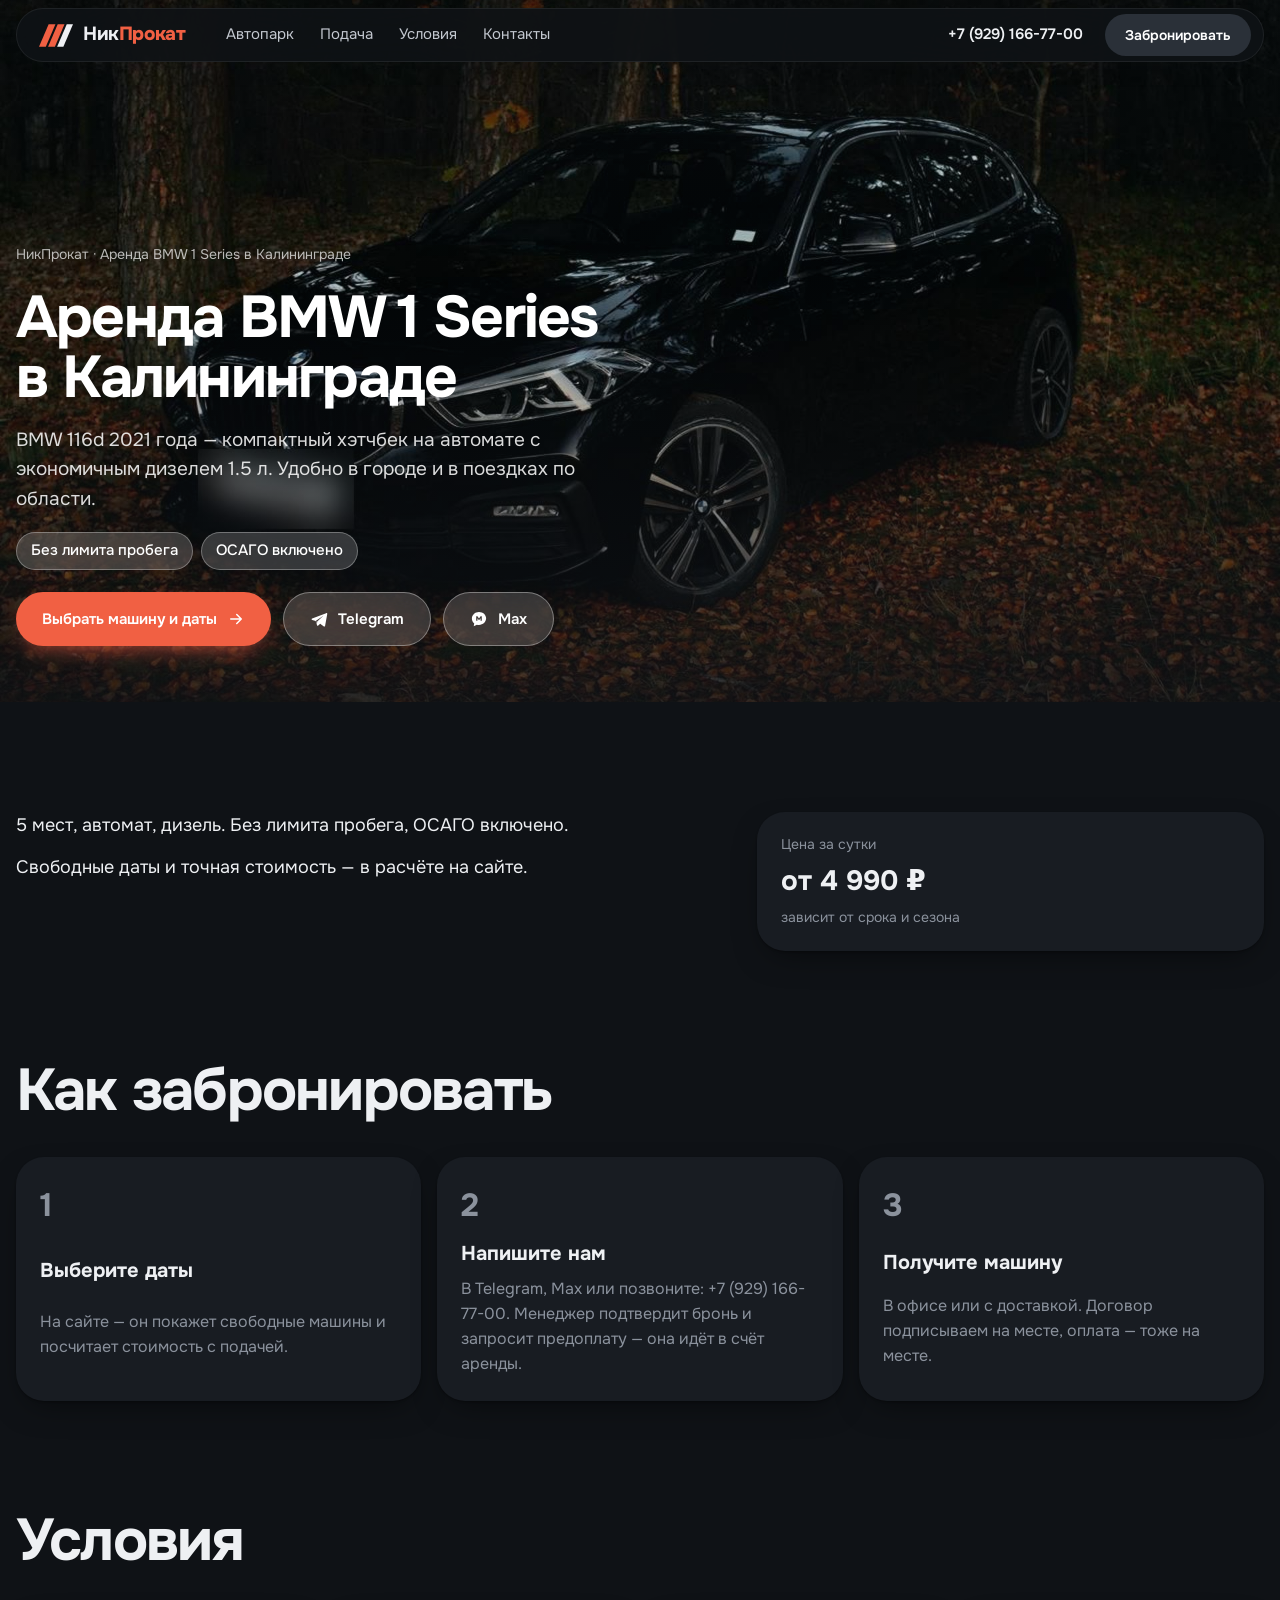
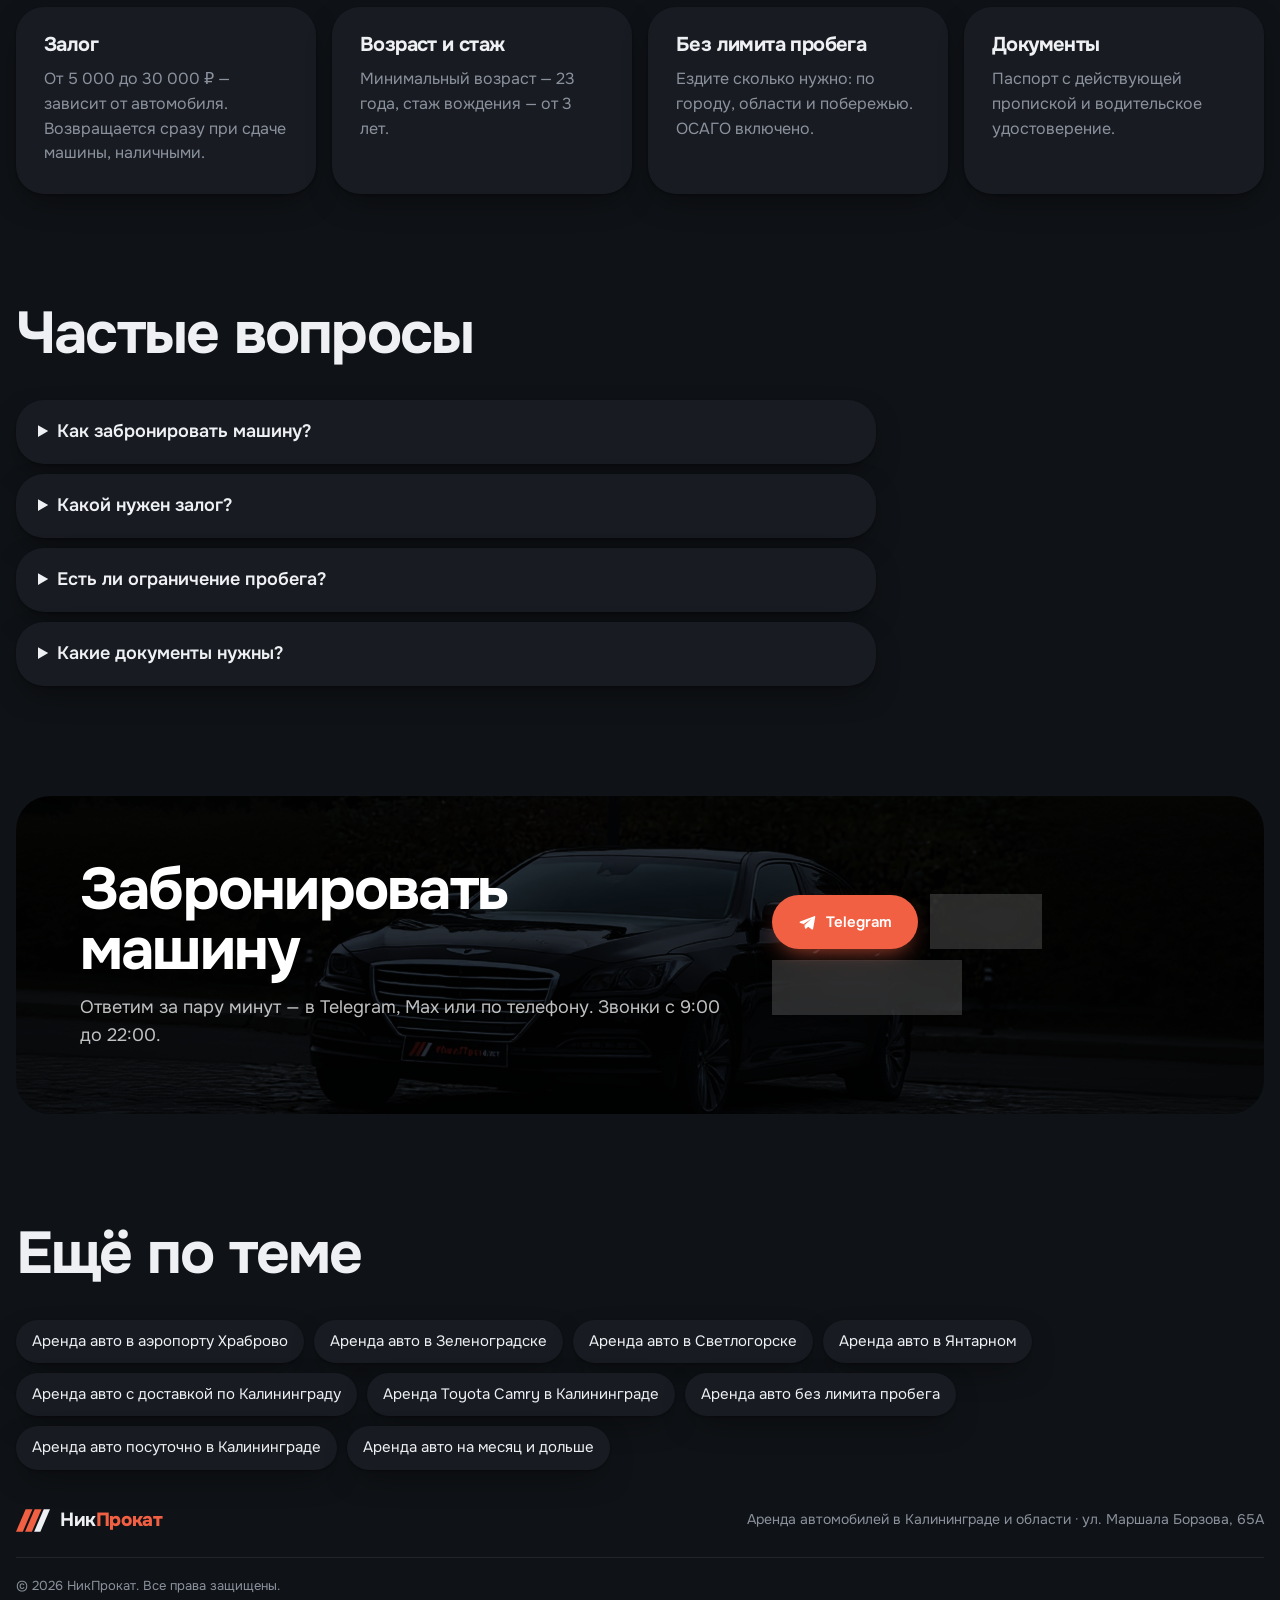
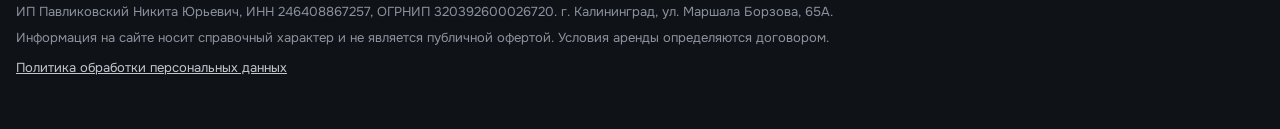
<file: arenda-bmw/index.html>
<!doctype html>
<html lang="ru">
<head>
<meta charset="utf-8">
<meta http-equiv="Content-Security-Policy" content="default-src 'self'; script-src 'self'; style-src 'self' 'unsafe-inline'; img-src 'self' data:; media-src 'self'; font-src 'self'; connect-src 'self'; frame-src https://yandex.ru; object-src 'none'; base-uri 'self'; form-action 'none'">
<meta name="referrer" content="strict-origin-when-cross-origin">
<meta name="viewport" content="width=device-width, initial-scale=1, viewport-fit=cover">
<title>Аренда BMW 1 Series в Калининграде | НикПрокат</title>
<meta name="description" content="BMW 116d 2021 года — компактный хэтчбек на автомате с экономичным дизелем 1.5 л. Удобно в городе и в поездках по области. Без лимита пробега, ОСАГО включено. Бронь в Telegram, Max или по телефону +7 (929) 166-77-00.">
<link rel="canonical" href="https://nikprokat.ru/arenda-bmw/">
<link rel="icon" href="/favicon.svg" type="image/svg+xml">
<meta property="og:type" content="website">
<meta property="og:site_name" content="НикПрокат">
<meta property="og:url" content="https://nikprokat.ru/arenda-bmw/">
<meta property="og:title" content="Аренда BMW 1 Series в Калининграде — НикПрокат">
<meta property="og:description" content="BMW 116d 2021 года — компактный хэтчбек на автомате с экономичным дизелем 1.5 л. Удобно в городе и в поездках по области.">
<meta property="og:image" content="https://nikprokat.ru/img/hero-bmw.jpg">
<meta name="theme-color" content="#0f1216">
<link rel="stylesheet" href="/fonts/onest.css">
<link rel="stylesheet" href="/site.css?v=19">
<script type="application/ld+json">{"@context": "https://schema.org", "@type": "FAQPage", "mainEntity": [{"@type": "Question", "name": "Как забронировать машину?", "acceptedAnswer": {"@type": "Answer", "text": "Выберите даты на сайте — он покажет свободные машины и посчитает стоимость. Нажмите «Забронировать» и напишите нам в Telegram или Max. Менеджер подтвердит бронь и запросит предоплату — она идёт в счёт аренды."}}, {"@type": "Question", "name": "Какой нужен залог?", "acceptedAnswer": {"@type": "Answer", "text": "От 5 000 до 30 000 ₽ в зависимости от автомобиля. Залог возвращается сразу при сдаче машины, наличными."}}, {"@type": "Question", "name": "Есть ли ограничение пробега?", "acceptedAnswer": {"@type": "Answer", "text": "Нет. Пробег не ограничен, ОСАГО включено в стоимость."}}, {"@type": "Question", "name": "Какие документы нужны?", "acceptedAnswer": {"@type": "Answer", "text": "Паспорт с действующей пропиской и водительское удостоверение. Минимальный возраст — 23 года, стаж — от 3 лет."}}]}</script>
<script type="application/ld+json">{"@context": "https://schema.org", "@type": "BreadcrumbList", "itemListElement": [{"@type": "ListItem", "position": 1, "name": "НикПрокат", "item": "https://nikprokat.ru/"}, {"@type": "ListItem", "position": 2, "name": "Аренда BMW 1 Series в Калининграде", "item": "https://nikprokat.ru/arenda-bmw/"}]}</script>
</head>
<body class="lp-page">
<svg width="0" height="0" style="position:absolute" aria-hidden="true">
  <symbol id="mark" viewBox="0 0 120 80">
    <path d="M34 0h24L24 80H0z" fill="#f16043"/>
    <path d="M66 0h24L56 80H32z" fill="#f16043"/>
    <path d="M98 0h22L86 80H64z" fill="currentColor"/>
  </symbol>
  <symbol id="arrow" viewBox="0 0 24 24"><path d="M5 12h13m-5-6 6 6-6 6" fill="none" stroke="currentColor" stroke-width="2" stroke-linecap="round" stroke-linejoin="round"/></symbol>
  <symbol id="max" viewBox="0 0 24 24"><path d="M12 2.5c-5.3 0-9.5 3.9-9.5 8.8 0 2.6 1.2 4.9 3.1 6.5L5 21.5l4.2-1.9c.9.2 1.8.3 2.8.3 5.3 0 9.5-3.9 9.5-8.8S17.3 2.5 12 2.5Zm-3.7 11.9V8.3h1.6l2.1 3 2.1-3h1.6v6.1h-1.6v-3.5l-2.1 2.9-2.1-2.9v3.5H8.3Z" fill="currentColor"/></symbol>
  <symbol id="tg" viewBox="0 0 24 24"><path d="M21.5 4.2 2.9 11.4c-1 .4-1 1.7.1 2l4.6 1.4 1.8 5.6c.2.7 1.1.9 1.6.4l2.6-2.5 4.9 3.6c.6.4 1.4.1 1.6-.6L23 5.4c.2-.9-.7-1.6-1.5-1.2Zm-3.6 3.5-8.3 7.6-.3 3.1-1.3-4.2 9.9-6.5Z" fill="currentColor"/></symbol>
</svg>
<header class="nav small" id="nav">
  <a class="logo" href="/" aria-label="НикПрокат — на главную"><svg class="logo__mark"><use href="#mark"/></svg><span class="logo__word">Ник<b>Прокат</b></span></a>
  <nav class="nav__links" aria-label="Разделы"><a href="/#fleet">Автопарк</a><a href="/#delivery">Подача</a><a href="/#terms">Условия</a><a href="/#info">Контакты</a></nav>
  <a class="nav__phone" href="tel:+79291667700">+7 (929) 166-77-00</a>
  <a class="btn btn--dark btn--sm" href="/#fleet">Забронировать</a>
</header>
<main>
<section class="lp__hero">
  <img class="lp__img" src="/img/hero-bmw.jpg" alt="Автомобиль НикПроката" fetchpriority="high">
  <div class="lp__shade"></div>
  <div class="lp__copy wrap">
    <p class="lp__crumbs"><a href="/">НикПрокат</a> · Аренда BMW 1 Series в Калининграде</p>
    <h1 class="hero__title lp__title">Аренда BMW 1 Series в Калининграде</h1>
    <p class="lp__lead">BMW 116d 2021 года — компактный хэтчбек на автомате с экономичным дизелем 1.5 л. Удобно в городе и в поездках по области.</p>
    <ul class="hero__tags"><li class="chip chip--glass">Без лимита пробега</li><li class="chip chip--glass">ОСАГО включено</li></ul>
    <div class="hero__cta">
      <a class="btn" href="/#fleet">Выбрать машину и даты <svg class="i"><use href="#arrow"/></svg></a>
      <a class="btn btn--glass" href="https://t.me/nikprokat?text=Здравствуйте! Хочу арендовать BMW 1 Series." target="_blank" rel="noopener"><svg class="i"><use href="#tg"/></svg> Telegram</a>
      <a class="btn btn--glass js-max" href="https://web.max.ru/557016128" target="_blank" rel="noopener"><svg class="i"><use href="#max"/></svg> Max</a>
    </div>
  </div>
</section>

<section class="section wrap lp__body">
  <div class="lp__about"><p>5 мест, автомат, дизель. Без лимита пробега, ОСАГО включено.</p><p>Свободные даты и точная стоимость — в расчёте на сайте.</p></div>
  <div class="lp__facts"><div class="lp__fact"><small>Цена за сутки</small><b data-price="bmw">в расчёте</b><span>зависит от срока и сезона</span></div></div>
</section>

<section class="section wrap">
  <div class="head"><h2 class="h2">Как забронировать</h2></div>
  <ol class="lp__steps">
    <li><b>Выберите даты</b><span>На сайте — он покажет свободные машины и посчитает стоимость с подачей.</span></li>
    <li><b>Напишите нам</b><span>В Telegram, Max или позвоните: +7 (929) 166-77-00. Менеджер подтвердит бронь и запросит предоплату — она идёт в счёт аренды.</span></li>
    <li><b>Получите машину</b><span>В офисе или с доставкой. Договор подписываем на месте, оплата — тоже на месте.</span></li>
  </ol>
</section>

<section class="section wrap">
  <div class="head"><h2 class="h2">Условия</h2></div>
  <div class="terms"><div class="term"><h3>Залог</h3><p>От 5 000 до 30 000 ₽ — зависит от автомобиля. Возвращается сразу при сдаче машины, наличными.</p></div><div class="term"><h3>Возраст и стаж</h3><p>Минимальный возраст — 23 года, стаж вождения — от 3 лет.</p></div><div class="term"><h3>Без лимита пробега</h3><p>Ездите сколько нужно: по городу, области и побережью. ОСАГО включено.</p></div><div class="term"><h3>Документы</h3><p>Паспорт с действующей пропиской и водительское удостоверение.</p></div></div>
</section>

<section class="section wrap">
  <div class="head"><h2 class="h2">Частые вопросы</h2></div>
  <div class="lp__faq"><details><summary>Как забронировать машину?</summary><p>Выберите даты на сайте — он покажет свободные машины и посчитает стоимость. Нажмите «Забронировать» и напишите нам в Telegram или Max. Менеджер подтвердит бронь и запросит предоплату — она идёт в счёт аренды.</p></details><details><summary>Какой нужен залог?</summary><p>От 5 000 до 30 000 ₽ в зависимости от автомобиля. Залог возвращается сразу при сдаче машины, наличными.</p></details><details><summary>Есть ли ограничение пробега?</summary><p>Нет. Пробег не ограничен, ОСАГО включено в стоимость.</p></details><details><summary>Какие документы нужны?</summary><p>Паспорт с действующей пропиской и водительское удостоверение. Минимальный возраст — 23 года, стаж — от 3 лет.</p></details></div>
</section>

<section class="wrap" id="contacts">
  <div class="cta">
    <div><h2 class="h2">Забронировать машину</h2><p>Ответим за пару минут — в Telegram, Max или по телефону. Звонки с 9:00 до 22:00.</p></div>
    <div class="cta__btns">
      <a class="btn" href="https://t.me/nikprokat?text=Здравствуйте! Хочу арендовать BMW 1 Series." target="_blank" rel="noopener"><svg class="i"><use href="#tg"/></svg> Telegram</a>
      <a class="btn btn--glass js-max" href="https://web.max.ru/557016128" target="_blank" rel="noopener"><svg class="i"><use href="#max"/></svg> Max</a>
      <a class="btn btn--glass" href="tel:+79291667700">+7 (929) 166-77-00</a>
    </div>
  </div>
</section>

<section class="section wrap">
  <div class="head"><h2 class="h2">Ещё по теме</h2></div>
  <nav class="lp__links"><a href="/arenda-avto-hrabrovo/">Аренда авто в аэропорту Храброво</a><a href="/arenda-avto-zelenogradsk/">Аренда авто в Зеленоградске</a><a href="/arenda-avto-svetlogorsk/">Аренда авто в Светлогорске</a><a href="/arenda-avto-yantarny/">Аренда авто в Янтарном</a><a href="/arenda-avto-kaliningrad-dostavka/">Аренда авто с доставкой по Калининграду</a><a href="/arenda-toyota-camry/">Аренда Toyota Camry в Калининграде</a><a href="/arenda-avto-bez-limita-probega/">Аренда авто без лимита пробега</a><a href="/arenda-avto-posutochno/">Аренда авто посуточно в Калининграде</a><a href="/arenda-avto-na-mesyac/">Аренда авто на месяц и дольше</a></nav>
</section>

<footer class="footer wrap">
  <div class="footer__top">
    <a class="logo" href="/"><svg class="logo__mark"><use href="#mark"/></svg><span class="logo__word">Ник<b>Прокат</b></span></a>
    <span class="muted">Аренда автомобилей в Калининграде и области · ул. Маршала Борзова, 65А</span>
  </div>
  <div class="footer__legal">
    <p>© 2026 НикПрокат. Все права защищены.</p>
    <p class="op-line">ИП Павликовский Никита Юрьевич, ИНН 246408867257, ОГРНИП 320392600026720. г. Калининград, ул. Маршала Борзова, 65А.</p>
    <p>Информация на сайте носит справочный характер и не является публичной офертой. Условия аренды определяются договором.</p>
    <p class="footer__links"><a href="/privacy.html">Политика обработки персональных данных</a></p>
  </div>
</footer>
</main>
<script src="/pages.js?v=1" defer></script>
</body>
</html>
</file>
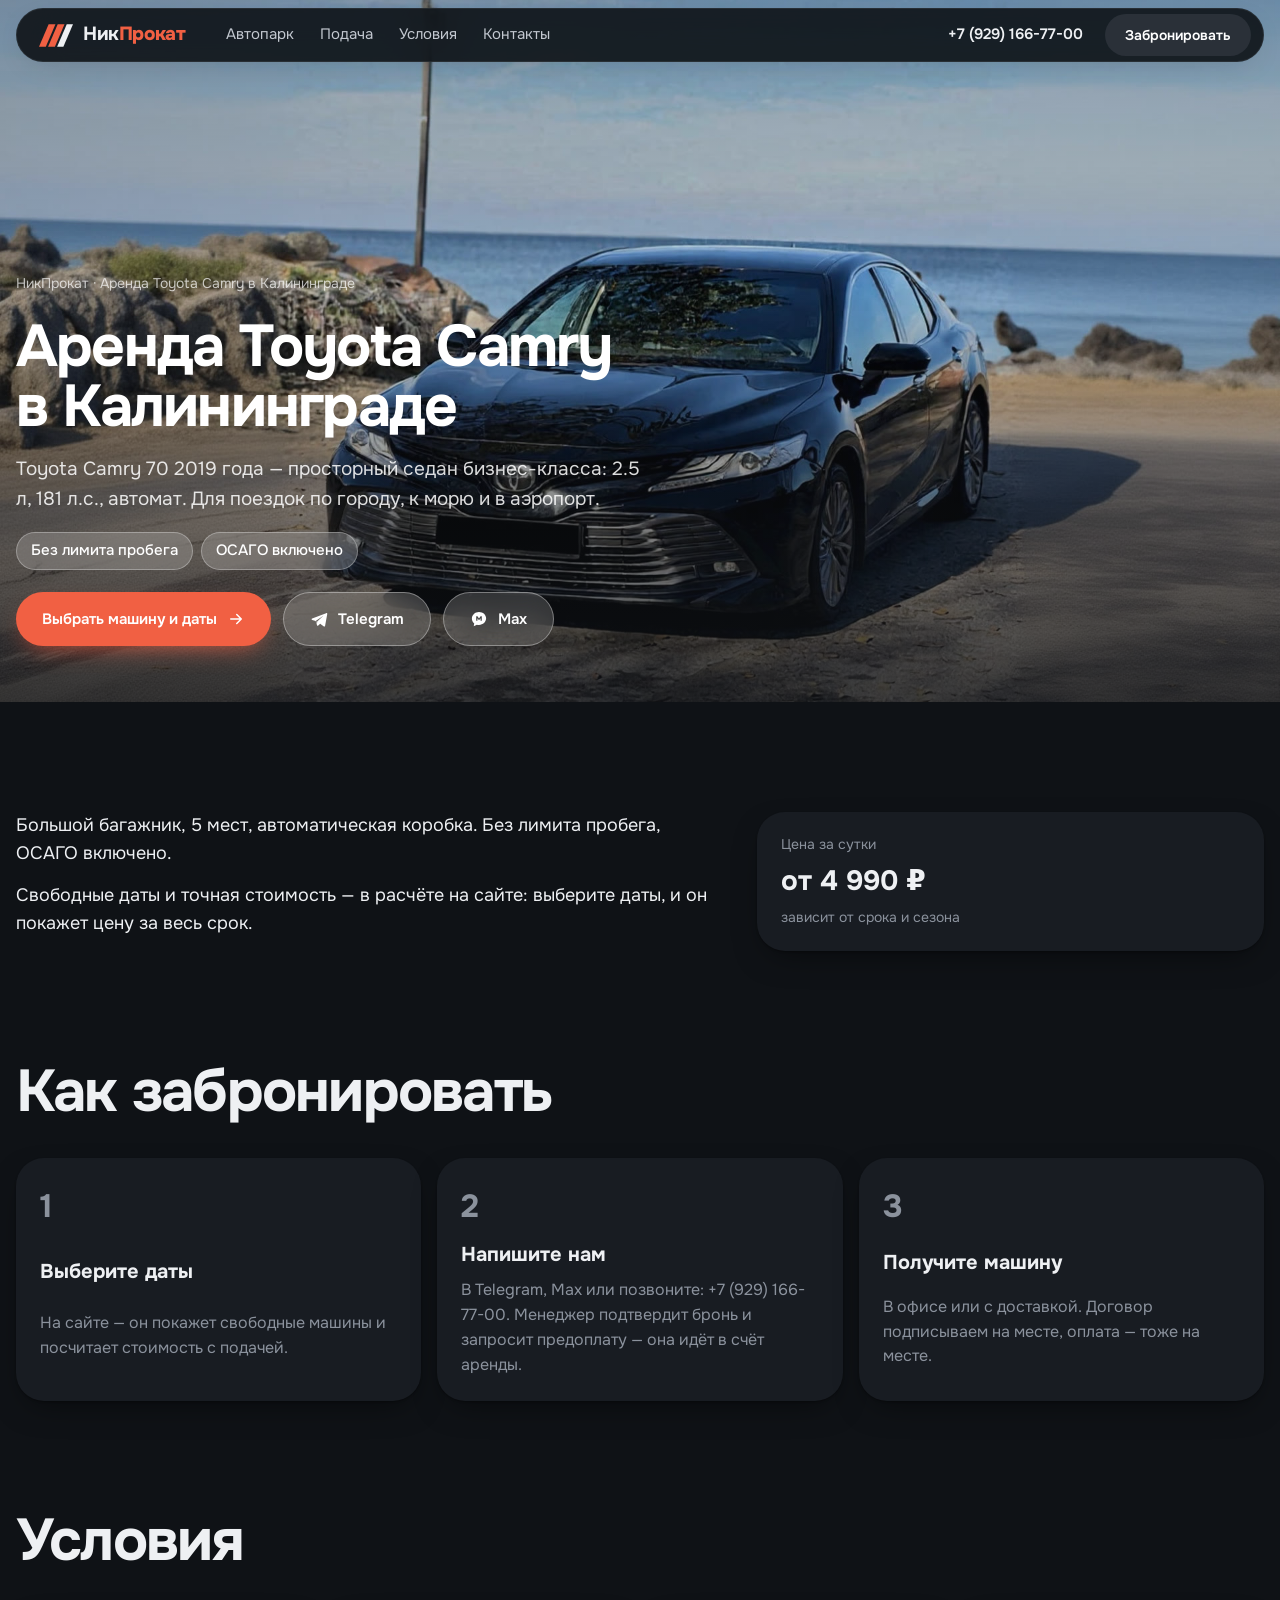
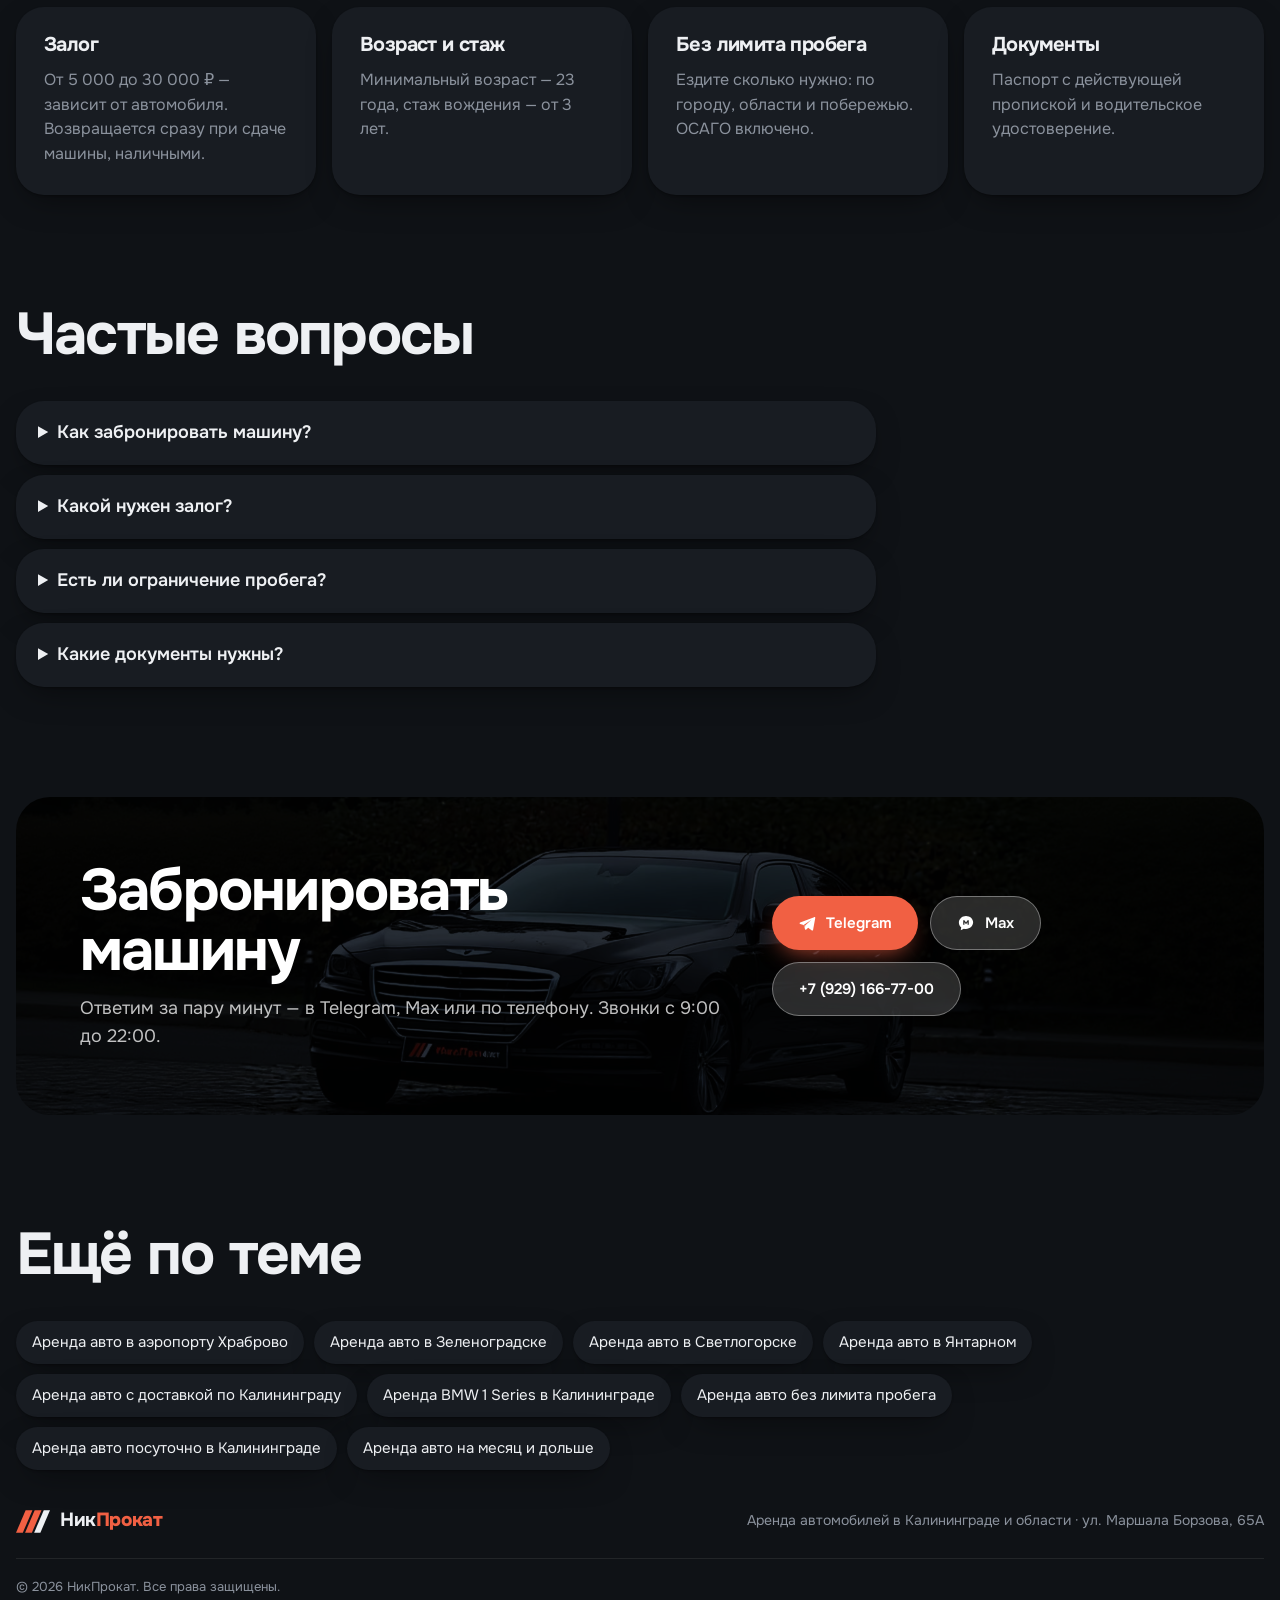
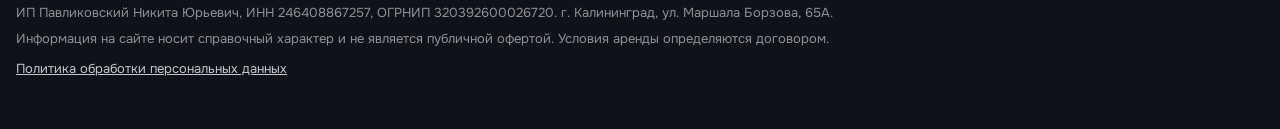
<file: arenda-toyota-camry/index.html>
<!doctype html>
<html lang="ru">
<head>
<meta charset="utf-8">
<meta http-equiv="Content-Security-Policy" content="default-src 'self'; script-src 'self'; style-src 'self' 'unsafe-inline'; img-src 'self' data:; media-src 'self'; font-src 'self'; connect-src 'self'; frame-src https://yandex.ru; object-src 'none'; base-uri 'self'; form-action 'none'">
<meta name="referrer" content="strict-origin-when-cross-origin">
<meta name="viewport" content="width=device-width, initial-scale=1, viewport-fit=cover">
<title>Аренда Toyota Camry в Калининграде | НикПрокат</title>
<meta name="description" content="Toyota Camry 70 2019 года — просторный седан бизнес-класса: 2.5 л, 181 л.с., автомат. Для поездок по городу, к морю и в аэропорт. Без лимита пробега, ОСАГО включено. Бронь в Telegram, Max или по телефону +7 (929) 166-77-00.">
<link rel="canonical" href="https://nikprokat.ru/arenda-toyota-camry/">
<link rel="icon" href="/favicon.svg" type="image/svg+xml">
<meta property="og:type" content="website">
<meta property="og:site_name" content="НикПрокат">
<meta property="og:url" content="https://nikprokat.ru/arenda-toyota-camry/">
<meta property="og:title" content="Аренда Toyota Camry в Калининграде — НикПрокат">
<meta property="og:description" content="Toyota Camry 70 2019 года — просторный седан бизнес-класса: 2.5 л, 181 л.с., автомат. Для поездок по городу, к морю и в аэропорт.">
<meta property="og:image" content="https://nikprokat.ru/img/hero-camry19.jpg">
<meta name="theme-color" content="#0f1216">
<link rel="stylesheet" href="/fonts/onest.css">
<link rel="stylesheet" href="/site.css?v=19">
<script type="application/ld+json">{"@context": "https://schema.org", "@type": "FAQPage", "mainEntity": [{"@type": "Question", "name": "Как забронировать машину?", "acceptedAnswer": {"@type": "Answer", "text": "Выберите даты на сайте — он покажет свободные машины и посчитает стоимость. Нажмите «Забронировать» и напишите нам в Telegram или Max. Менеджер подтвердит бронь и запросит предоплату — она идёт в счёт аренды."}}, {"@type": "Question", "name": "Какой нужен залог?", "acceptedAnswer": {"@type": "Answer", "text": "От 5 000 до 30 000 ₽ в зависимости от автомобиля. Залог возвращается сразу при сдаче машины, наличными."}}, {"@type": "Question", "name": "Есть ли ограничение пробега?", "acceptedAnswer": {"@type": "Answer", "text": "Нет. Пробег не ограничен, ОСАГО включено в стоимость."}}, {"@type": "Question", "name": "Какие документы нужны?", "acceptedAnswer": {"@type": "Answer", "text": "Паспорт с действующей пропиской и водительское удостоверение. Минимальный возраст — 23 года, стаж — от 3 лет."}}]}</script>
<script type="application/ld+json">{"@context": "https://schema.org", "@type": "BreadcrumbList", "itemListElement": [{"@type": "ListItem", "position": 1, "name": "НикПрокат", "item": "https://nikprokat.ru/"}, {"@type": "ListItem", "position": 2, "name": "Аренда Toyota Camry в Калининграде", "item": "https://nikprokat.ru/arenda-toyota-camry/"}]}</script>
</head>
<body class="lp-page">
<svg width="0" height="0" style="position:absolute" aria-hidden="true">
  <symbol id="mark" viewBox="0 0 120 80">
    <path d="M34 0h24L24 80H0z" fill="#f16043"/>
    <path d="M66 0h24L56 80H32z" fill="#f16043"/>
    <path d="M98 0h22L86 80H64z" fill="currentColor"/>
  </symbol>
  <symbol id="arrow" viewBox="0 0 24 24"><path d="M5 12h13m-5-6 6 6-6 6" fill="none" stroke="currentColor" stroke-width="2" stroke-linecap="round" stroke-linejoin="round"/></symbol>
  <symbol id="max" viewBox="0 0 24 24"><path d="M12 2.5c-5.3 0-9.5 3.9-9.5 8.8 0 2.6 1.2 4.9 3.1 6.5L5 21.5l4.2-1.9c.9.2 1.8.3 2.8.3 5.3 0 9.5-3.9 9.5-8.8S17.3 2.5 12 2.5Zm-3.7 11.9V8.3h1.6l2.1 3 2.1-3h1.6v6.1h-1.6v-3.5l-2.1 2.9-2.1-2.9v3.5H8.3Z" fill="currentColor"/></symbol>
  <symbol id="tg" viewBox="0 0 24 24"><path d="M21.5 4.2 2.9 11.4c-1 .4-1 1.7.1 2l4.6 1.4 1.8 5.6c.2.7 1.1.9 1.6.4l2.6-2.5 4.9 3.6c.6.4 1.4.1 1.6-.6L23 5.4c.2-.9-.7-1.6-1.5-1.2Zm-3.6 3.5-8.3 7.6-.3 3.1-1.3-4.2 9.9-6.5Z" fill="currentColor"/></symbol>
</svg>
<header class="nav small" id="nav">
  <a class="logo" href="/" aria-label="НикПрокат — на главную"><svg class="logo__mark"><use href="#mark"/></svg><span class="logo__word">Ник<b>Прокат</b></span></a>
  <nav class="nav__links" aria-label="Разделы"><a href="/#fleet">Автопарк</a><a href="/#delivery">Подача</a><a href="/#terms">Условия</a><a href="/#info">Контакты</a></nav>
  <a class="nav__phone" href="tel:+79291667700">+7 (929) 166-77-00</a>
  <a class="btn btn--dark btn--sm" href="/#fleet">Забронировать</a>
</header>
<main>
<section class="lp__hero">
  <img class="lp__img" src="/img/hero-camry19.jpg" alt="Автомобиль НикПроката" fetchpriority="high">
  <div class="lp__shade"></div>
  <div class="lp__copy wrap">
    <p class="lp__crumbs"><a href="/">НикПрокат</a> · Аренда Toyota Camry в Калининграде</p>
    <h1 class="hero__title lp__title">Аренда Toyota Camry в Калининграде</h1>
    <p class="lp__lead">Toyota Camry 70 2019 года — просторный седан бизнес-класса: 2.5 л, 181 л.с., автомат. Для поездок по городу, к морю и в аэропорт.</p>
    <ul class="hero__tags"><li class="chip chip--glass">Без лимита пробега</li><li class="chip chip--glass">ОСАГО включено</li></ul>
    <div class="hero__cta">
      <a class="btn" href="/#fleet">Выбрать машину и даты <svg class="i"><use href="#arrow"/></svg></a>
      <a class="btn btn--glass" href="https://t.me/nikprokat?text=Здравствуйте! Хочу арендовать Toyota Camry." target="_blank" rel="noopener"><svg class="i"><use href="#tg"/></svg> Telegram</a>
      <a class="btn btn--glass js-max" href="https://web.max.ru/557016128" target="_blank" rel="noopener"><svg class="i"><use href="#max"/></svg> Max</a>
    </div>
  </div>
</section>

<section class="section wrap lp__body">
  <div class="lp__about"><p>Большой багажник, 5 мест, автоматическая коробка. Без лимита пробега, ОСАГО включено.</p><p>Свободные даты и точная стоимость — в расчёте на сайте: выберите даты, и он покажет цену за весь срок.</p></div>
  <div class="lp__facts"><div class="lp__fact"><small>Цена за сутки</small><b data-price="camry19">в расчёте</b><span>зависит от срока и сезона</span></div></div>
</section>

<section class="section wrap">
  <div class="head"><h2 class="h2">Как забронировать</h2></div>
  <ol class="lp__steps">
    <li><b>Выберите даты</b><span>На сайте — он покажет свободные машины и посчитает стоимость с подачей.</span></li>
    <li><b>Напишите нам</b><span>В Telegram, Max или позвоните: +7 (929) 166-77-00. Менеджер подтвердит бронь и запросит предоплату — она идёт в счёт аренды.</span></li>
    <li><b>Получите машину</b><span>В офисе или с доставкой. Договор подписываем на месте, оплата — тоже на месте.</span></li>
  </ol>
</section>

<section class="section wrap">
  <div class="head"><h2 class="h2">Условия</h2></div>
  <div class="terms"><div class="term"><h3>Залог</h3><p>От 5 000 до 30 000 ₽ — зависит от автомобиля. Возвращается сразу при сдаче машины, наличными.</p></div><div class="term"><h3>Возраст и стаж</h3><p>Минимальный возраст — 23 года, стаж вождения — от 3 лет.</p></div><div class="term"><h3>Без лимита пробега</h3><p>Ездите сколько нужно: по городу, области и побережью. ОСАГО включено.</p></div><div class="term"><h3>Документы</h3><p>Паспорт с действующей пропиской и водительское удостоверение.</p></div></div>
</section>

<section class="section wrap">
  <div class="head"><h2 class="h2">Частые вопросы</h2></div>
  <div class="lp__faq"><details><summary>Как забронировать машину?</summary><p>Выберите даты на сайте — он покажет свободные машины и посчитает стоимость. Нажмите «Забронировать» и напишите нам в Telegram или Max. Менеджер подтвердит бронь и запросит предоплату — она идёт в счёт аренды.</p></details><details><summary>Какой нужен залог?</summary><p>От 5 000 до 30 000 ₽ в зависимости от автомобиля. Залог возвращается сразу при сдаче машины, наличными.</p></details><details><summary>Есть ли ограничение пробега?</summary><p>Нет. Пробег не ограничен, ОСАГО включено в стоимость.</p></details><details><summary>Какие документы нужны?</summary><p>Паспорт с действующей пропиской и водительское удостоверение. Минимальный возраст — 23 года, стаж — от 3 лет.</p></details></div>
</section>

<section class="wrap" id="contacts">
  <div class="cta">
    <div><h2 class="h2">Забронировать машину</h2><p>Ответим за пару минут — в Telegram, Max или по телефону. Звонки с 9:00 до 22:00.</p></div>
    <div class="cta__btns">
      <a class="btn" href="https://t.me/nikprokat?text=Здравствуйте! Хочу арендовать Toyota Camry." target="_blank" rel="noopener"><svg class="i"><use href="#tg"/></svg> Telegram</a>
      <a class="btn btn--glass js-max" href="https://web.max.ru/557016128" target="_blank" rel="noopener"><svg class="i"><use href="#max"/></svg> Max</a>
      <a class="btn btn--glass" href="tel:+79291667700">+7 (929) 166-77-00</a>
    </div>
  </div>
</section>

<section class="section wrap">
  <div class="head"><h2 class="h2">Ещё по теме</h2></div>
  <nav class="lp__links"><a href="/arenda-avto-hrabrovo/">Аренда авто в аэропорту Храброво</a><a href="/arenda-avto-zelenogradsk/">Аренда авто в Зеленоградске</a><a href="/arenda-avto-svetlogorsk/">Аренда авто в Светлогорске</a><a href="/arenda-avto-yantarny/">Аренда авто в Янтарном</a><a href="/arenda-avto-kaliningrad-dostavka/">Аренда авто с доставкой по Калининграду</a><a href="/arenda-bmw/">Аренда BMW 1 Series в Калининграде</a><a href="/arenda-avto-bez-limita-probega/">Аренда авто без лимита пробега</a><a href="/arenda-avto-posutochno/">Аренда авто посуточно в Калининграде</a><a href="/arenda-avto-na-mesyac/">Аренда авто на месяц и дольше</a></nav>
</section>

<footer class="footer wrap">
  <div class="footer__top">
    <a class="logo" href="/"><svg class="logo__mark"><use href="#mark"/></svg><span class="logo__word">Ник<b>Прокат</b></span></a>
    <span class="muted">Аренда автомобилей в Калининграде и области · ул. Маршала Борзова, 65А</span>
  </div>
  <div class="footer__legal">
    <p>© 2026 НикПрокат. Все права защищены.</p>
    <p class="op-line">ИП Павликовский Никита Юрьевич, ИНН 246408867257, ОГРНИП 320392600026720. г. Калининград, ул. Маршала Борзова, 65А.</p>
    <p>Информация на сайте носит справочный характер и не является публичной офертой. Условия аренды определяются договором.</p>
    <p class="footer__links"><a href="/privacy.html">Политика обработки персональных данных</a></p>
  </div>
</footer>
</main>
<script src="/pages.js?v=1" defer></script>
</body>
</html>
</file>
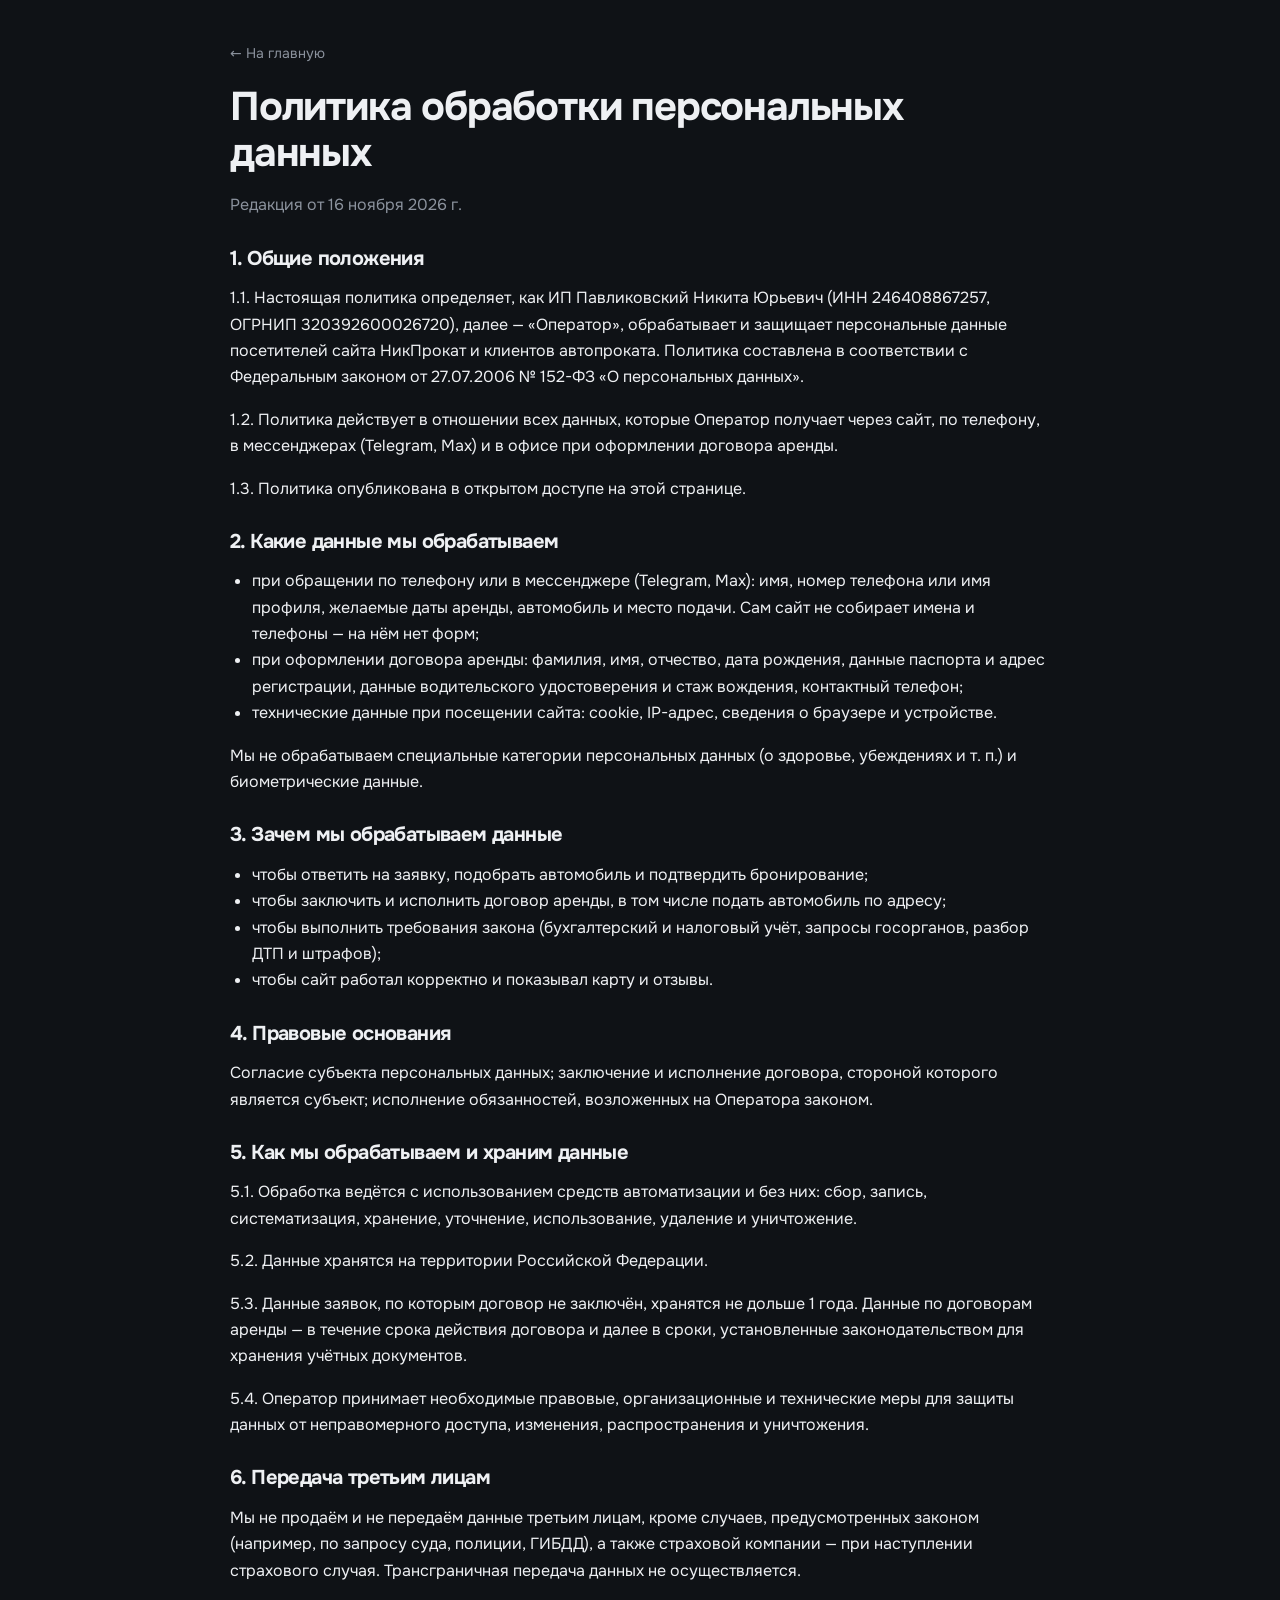
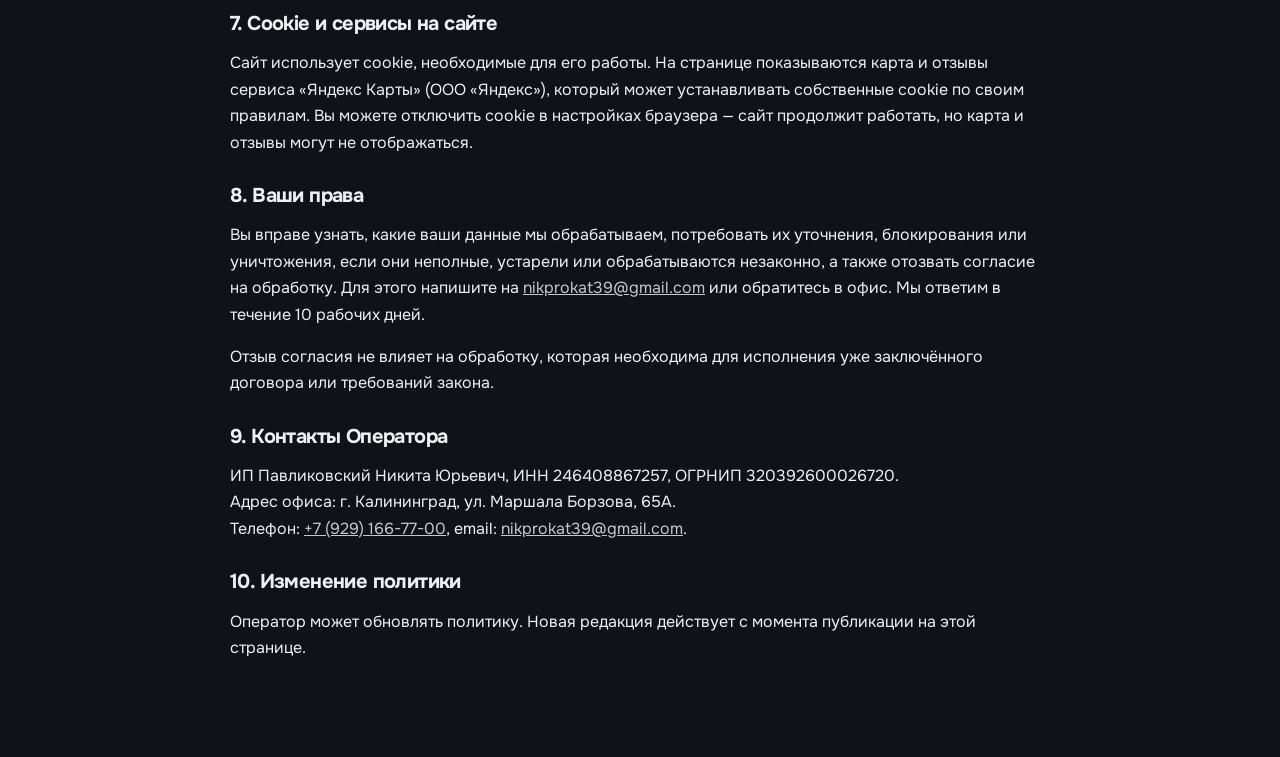
<file: privacy.html>
<!doctype html>
<html lang="ru">
<head>
<meta charset="utf-8">
<meta http-equiv="Content-Security-Policy" content="default-src 'self'; script-src 'self'; style-src 'self' 'unsafe-inline'; img-src 'self' data:; media-src 'self'; font-src 'self'; connect-src 'self'; frame-src https://yandex.ru; object-src 'none'; base-uri 'self'; form-action 'none'">
<meta name="referrer" content="strict-origin-when-cross-origin">
<meta name="viewport" content="width=device-width, initial-scale=1, viewport-fit=cover">
<title>Политика обработки персональных данных — НикПрокат</title>
<meta name="robots" content="noindex">
<link rel="stylesheet" href="fonts/onest.css">
<link rel="stylesheet" href="site.css?v=14">
<link rel="canonical" href="https://nikprokat.ru/privacy.html">
<link rel="icon" href="favicon.svg" type="image/svg+xml">
</head>
<body class="docpage">
<main class="doc wrap">
  <a class="doc__back" href="./">← На главную</a>
  <h1>Политика обработки персональных данных</h1>
  <p class="muted">Редакция от 16 ноября 2026 г.</p>

  <h2>1. Общие положения</h2>
  <p>1.1. Настоящая политика определяет, как ИП Павликовский Никита Юрьевич (ИНН 246408867257, ОГРНИП 320392600026720), далее — «Оператор», обрабатывает и защищает персональные данные посетителей сайта НикПрокат и клиентов автопроката. Политика составлена в соответствии с Федеральным законом от 27.07.2006 № 152-ФЗ «О персональных данных».</p>
  <p>1.2. Политика действует в отношении всех данных, которые Оператор получает через сайт, по телефону, в мессенджерах (Telegram, Max) и в офисе при оформлении договора аренды.</p>
  <p>1.3. Политика опубликована в открытом доступе на этой странице.</p>

  <h2>2. Какие данные мы обрабатываем</h2>
  <ul>
    <li>при обращении по телефону или в мессенджере (Telegram, Max): имя, номер телефона или имя профиля, желаемые даты аренды, автомобиль и место подачи. Сам сайт не собирает имена и телефоны — на нём нет форм;</li>
    <li>при оформлении договора аренды: фамилия, имя, отчество, дата рождения, данные паспорта и адрес регистрации, данные водительского удостоверения и стаж вождения, контактный телефон;</li>
    <li>технические данные при посещении сайта: cookie, IP-адрес, сведения о браузере и устройстве.</li>
  </ul>
  <p>Мы не обрабатываем специальные категории персональных данных (о здоровье, убеждениях и т. п.) и биометрические данные.</p>

  <h2>3. Зачем мы обрабатываем данные</h2>
  <ul>
    <li>чтобы ответить на заявку, подобрать автомобиль и подтвердить бронирование;</li>
    <li>чтобы заключить и исполнить договор аренды, в том числе подать автомобиль по адресу;</li>
    <li>чтобы выполнить требования закона (бухгалтерский и налоговый учёт, запросы госорганов, разбор ДТП и штрафов);</li>
    <li>чтобы сайт работал корректно и показывал карту и отзывы.</li>
  </ul>

  <h2>4. Правовые основания</h2>
  <p>Согласие субъекта персональных данных; заключение и исполнение договора, стороной которого является субъект; исполнение обязанностей, возложенных на Оператора законом.</p>

  <h2>5. Как мы обрабатываем и храним данные</h2>
  <p>5.1. Обработка ведётся с использованием средств автоматизации и без них: сбор, запись, систематизация, хранение, уточнение, использование, удаление и уничтожение.</p>
  <p>5.2. Данные хранятся на территории Российской Федерации.</p>
  <p>5.3. Данные заявок, по которым договор не заключён, хранятся не дольше 1 года. Данные по договорам аренды — в течение срока действия договора и далее в сроки, установленные законодательством для хранения учётных документов.</p>
  <p>5.4. Оператор принимает необходимые правовые, организационные и технические меры для защиты данных от неправомерного доступа, изменения, распространения и уничтожения.</p>

  <h2>6. Передача третьим лицам</h2>
  <p>Мы не продаём и не передаём данные третьим лицам, кроме случаев, предусмотренных законом (например, по запросу суда, полиции, ГИБДД), а также страховой компании — при наступлении страхового случая. Трансграничная передача данных не осуществляется.</p>

  <h2>7. Cookie и сервисы на сайте</h2>
  <p>Сайт использует cookie, необходимые для его работы. На странице показываются карта и отзывы сервиса «Яндекс Карты» (ООО «Яндекс»), который может устанавливать собственные cookie по своим правилам. Вы можете отключить cookie в настройках браузера — сайт продолжит работать, но карта и отзывы могут не отображаться.</p>

  <h2>8. Ваши права</h2>
  <p>Вы вправе узнать, какие ваши данные мы обрабатываем, потребовать их уточнения, блокирования или уничтожения, если они неполные, устарели или обрабатываются незаконно, а также отозвать согласие на обработку. Для этого напишите на <a href="mailto:nikprokat39@gmail.com">nikprokat39@gmail.com</a> или обратитесь в офис. Мы ответим в течение 10 рабочих дней.</p>
  <p>Отзыв согласия не влияет на обработку, которая необходима для исполнения уже заключённого договора или требований закона.</p>

  <h2>9. Контакты Оператора</h2>
  <p>ИП Павликовский Никита Юрьевич, ИНН 246408867257, ОГРНИП 320392600026720.<br>Адрес офиса: г. Калининград, ул. Маршала Борзова, 65А.<br>Телефон: <a href="tel:+79291667700">+7 (929) 166-77-00</a>, email: <a href="mailto:nikprokat39@gmail.com">nikprokat39@gmail.com</a>.</p>

  <h2>10. Изменение политики</h2>
  <p>Оператор может обновлять политику. Новая редакция действует с момента публикации на этой странице.</p>

</main>
</body>
</html>
</file>
<file: fonts/onest.css>
@font-face {
  font-family: 'Onest';
  font-style: normal;
  font-weight: 400;
  font-display: swap;
  src: url(onest-cyrillic-0.woff2) format('woff2');
  unicode-range: U+0301, U+0400-045F, U+0490-0491, U+04B0-04B1, U+2116;
}
@font-face {
  font-family: 'Onest';
  font-style: normal;
  font-weight: 400;
  font-display: swap;
  src: url(onest-latin-1.woff2) format('woff2');
  unicode-range: U+0000-00FF, U+0131, U+0152-0153, U+02BB-02BC, U+02C6, U+02DA, U+02DC, U+0304, U+0308, U+0329, U+2000-206F, U+20AC, U+2122, U+2191, U+2193, U+2212, U+2215, U+FEFF, U+FFFD;
}
@font-face {
  font-family: 'Onest';
  font-style: normal;
  font-weight: 500;
  font-display: swap;
  src: url(onest-cyrillic-0.woff2) format('woff2');
  unicode-range: U+0301, U+0400-045F, U+0490-0491, U+04B0-04B1, U+2116;
}
@font-face {
  font-family: 'Onest';
  font-style: normal;
  font-weight: 500;
  font-display: swap;
  src: url(onest-latin-1.woff2) format('woff2');
  unicode-range: U+0000-00FF, U+0131, U+0152-0153, U+02BB-02BC, U+02C6, U+02DA, U+02DC, U+0304, U+0308, U+0329, U+2000-206F, U+20AC, U+2122, U+2191, U+2193, U+2212, U+2215, U+FEFF, U+FFFD;
}
@font-face {
  font-family: 'Onest';
  font-style: normal;
  font-weight: 600;
  font-display: swap;
  src: url(onest-cyrillic-0.woff2) format('woff2');
  unicode-range: U+0301, U+0400-045F, U+0490-0491, U+04B0-04B1, U+2116;
}
@font-face {
  font-family: 'Onest';
  font-style: normal;
  font-weight: 600;
  font-display: swap;
  src: url(onest-latin-1.woff2) format('woff2');
  unicode-range: U+0000-00FF, U+0131, U+0152-0153, U+02BB-02BC, U+02C6, U+02DA, U+02DC, U+0304, U+0308, U+0329, U+2000-206F, U+20AC, U+2122, U+2191, U+2193, U+2212, U+2215, U+FEFF, U+FFFD;
}
@font-face {
  font-family: 'Onest';
  font-style: normal;
  font-weight: 700;
  font-display: swap;
  src: url(onest-cyrillic-0.woff2) format('woff2');
  unicode-range: U+0301, U+0400-045F, U+0490-0491, U+04B0-04B1, U+2116;
}
@font-face {
  font-family: 'Onest';
  font-style: normal;
  font-weight: 700;
  font-display: swap;
  src: url(onest-latin-1.woff2) format('woff2');
  unicode-range: U+0000-00FF, U+0131, U+0152-0153, U+02BB-02BC, U+02C6, U+02DA, U+02DC, U+0304, U+0308, U+0329, U+2000-206F, U+20AC, U+2122, U+2191, U+2193, U+2212, U+2215, U+FEFF, U+FFFD;
}
@font-face {
  font-family: 'Onest';
  font-style: normal;
  font-weight: 800;
  font-display: swap;
  src: url(onest-cyrillic-0.woff2) format('woff2');
  unicode-range: U+0301, U+0400-045F, U+0490-0491, U+04B0-04B1, U+2116;
}
@font-face {
  font-family: 'Onest';
  font-style: normal;
  font-weight: 800;
  font-display: swap;
  src: url(onest-latin-1.woff2) format('woff2');
  unicode-range: U+0000-00FF, U+0131, U+0152-0153, U+02BB-02BC, U+02C6, U+02DA, U+02DC, U+0304, U+0308, U+0329, U+2000-206F, U+20AC, U+2122, U+2191, U+2193, U+2212, U+2215, U+FEFF, U+FFFD;
}
</file>
<file: site.css>
:root {
  --bg: #eef0f3;
  --paper: #ffffff;
  --ink: #0e1116;
  --ink-2: #3b414b;
  --muted: #7a818d;
  --line: rgba(14, 17, 22, .08);
  --coral: #f16043;
  --coral-d: #dc4b2f;
  --ok: #17a96b;
  --busy: #e0473f;
  --r: 28px;
  --shadow: 0 1px 2px rgba(14, 17, 22, .04), 0 12px 32px -12px rgba(14, 17, 22, .14);
}
* { box-sizing: border-box; }
html { scroll-behavior: smooth; }
body { margin: 0; background: var(--bg); color: var(--ink); font: 16px/1.55 Onest, system-ui, sans-serif; -webkit-font-smoothing: antialiased; overflow-x: hidden; }
img { display: block; max-width: 100%; }
a { color: inherit; text-decoration: none; }
h1, h2, h3 { margin: 0; letter-spacing: -.03em; line-height: 1.02; }
.wrap { width: min(1280px, 100% - 32px); margin-inline: auto; }
.muted { color: var(--muted); }
.tiny { font-size: 12px; color: var(--muted); margin: 6px 0 0; text-align: center; }
.i { width: 18px; height: 18px; flex: none; }

/* ---------- кнопки, чипы ---------- */
.btn { display: inline-flex; align-items: center; justify-content: center; gap: 10px; height: 54px; padding: 0 26px; border: 0; border-radius: 999px; background: var(--coral); color: #fff; font: 600 15px Onest, sans-serif; cursor: pointer; transition: transform .25s, background .25s, box-shadow .25s; box-shadow: 0 10px 24px -10px rgba(241, 96, 67, .8); white-space: nowrap; }
.btn:hover { background: var(--coral-d); transform: translateY(-1px); }
.btn .i { transition: transform .25s; }
.btn:hover .i { transform: translateX(3px); }
.btn--glass { background: rgba(255, 255, 255, .16); color: #fff; box-shadow: none; border: 1px solid rgba(255, 255, 255, .35); backdrop-filter: blur(16px) saturate(1.4); -webkit-backdrop-filter: blur(16px) saturate(1.4); }
.btn--glass:hover { background: rgba(255, 255, 255, .28); }
.btn--dark { background: var(--ink); box-shadow: none; }
.btn--dark:hover { background: #262b33; }
.btn--sm { height: 42px; padding: 0 20px; font-size: 14px; }
.btn--wide { width: 100%; }
.chip { display: inline-flex; align-items: center; gap: 8px; margin: 0; height: 34px; padding: 0 14px; border-radius: 999px; font-size: 13px; font-weight: 500; }
.chip--glass { background: rgba(255, 255, 255, .18); color: #fff; border: 1px solid rgba(255, 255, 255, .3); backdrop-filter: blur(14px); -webkit-backdrop-filter: blur(14px); }
.dot { width: 8px; height: 8px; border-radius: 50%; background: #3ee08f; box-shadow: 0 0 0 4px rgba(62, 224, 143, .25); }

/* ---------- шапка ---------- */
.nav { position: fixed; z-index: 30; top: 14px; left: 50%; transform: translateX(-50%); width: min(1280px, 100% - 32px); display: flex; align-items: center; gap: 22px; height: 64px; padding: 0 12px 0 22px; border-radius: 999px; background: rgba(255, 255, 255, .72); border: 1px solid rgba(255, 255, 255, .8); box-shadow: 0 8px 30px -14px rgba(14, 17, 22, .25); backdrop-filter: blur(20px) saturate(1.6); -webkit-backdrop-filter: blur(20px) saturate(1.6); }
.logo { display: flex; align-items: center; gap: 10px; font-weight: 700; font-size: 19px; letter-spacing: -.02em; color: var(--ink); }
.logo__mark { width: 34px; height: 23px; color: var(--ink); }
.logo__word b { color: var(--coral); font-weight: 800; }
.nav__links { display: flex; gap: 26px; margin-left: 18px; font-size: 15px; color: var(--ink-2); }
.nav__links a { transition: color .2s; }
.nav__links a:hover { color: var(--coral); }
.nav__phone { margin-left: auto; font-weight: 600; font-size: 15px; }

/* ---------- главный экран ---------- */
.hero { position: relative; margin: 10px; height: min(100svh - 20px, 900px); min-height: 620px; border-radius: 34px; overflow: hidden; background: #1a1d22; color: #fff; isolation: isolate; }
.hero__media { position: absolute; inset: 0; }
.hero__img { position: absolute; inset: 0; width: 100%; height: 100%; object-fit: cover; opacity: 0; transform: scale(1.08); transition: opacity 1.6s ease, transform 7s cubic-bezier(.2, .7, .2, 1); }
.hero__img.on { opacity: 1; transform: scale(1); }
.hero__shade { position: absolute; inset: 0; background: linear-gradient(90deg, rgba(8, 10, 14, .62) 0%, rgba(8, 10, 14, .25) 45%, rgba(8, 10, 14, 0) 70%), linear-gradient(0deg, rgba(8, 10, 14, .55) 0%, rgba(8, 10, 14, 0) 45%); pointer-events: none; }
.hero__copy { position: absolute; left: clamp(24px, 5vw, 72px); bottom: clamp(32px, 7vh, 80px); max-width: 780px; }
.hero__title { margin: 22px 0 18px; font-size: clamp(44px, 5.6vw, 86px); font-weight: 700; }
.hero__lead { margin: 0 0 30px; max-width: 470px; font-size: 18px; color: rgba(255, 255, 255, .86); }
.hero__cta { display: flex; flex-wrap: wrap; gap: 12px; }
.hero__copy > * { animation: rise .9s cubic-bezier(.2, .7, .2, 1) both; }
.hero__copy > :nth-child(2) { animation-delay: .08s; }
.hero__copy > :nth-child(3) { animation-delay: .16s; }
.hero__copy > :nth-child(4) { animation-delay: .24s; }
@keyframes rise { from { opacity: 0; transform: translateY(24px); } }

/* стеклянная карточка выбора машины */
.pick { position: absolute; right: clamp(20px, 3vw, 40px); bottom: clamp(24px, 6vh, 64px); width: 360px; padding: 20px; border-radius: 26px; background: rgba(255, 255, 255, .14); border: 1px solid rgba(255, 255, 255, .28); backdrop-filter: blur(24px) saturate(1.5); -webkit-backdrop-filter: blur(24px) saturate(1.5); box-shadow: 0 20px 50px -20px rgba(0, 0, 0, .5); animation: rise .9s .3s cubic-bezier(.2, .7, .2, 1) both; }
.pick__top { display: flex; justify-content: space-between; align-items: flex-end; gap: 12px; }
.pick__top > div:first-child, .pick__price { transition: opacity .35s, transform .35s; }
.pick.swap .pick__top > div:first-child, .pick.swap .pick__price { opacity: 0; transform: translateY(6px); }
.pick__name { font-size: 22px; font-weight: 700; letter-spacing: -.02em; }
.pick__sub { font-size: 14px; color: rgba(255, 255, 255, .75); }
.pick__price { text-align: right; font-size: 15px; line-height: 1.1; }
.pick__price b { font-size: 28px; font-weight: 700; letter-spacing: -.02em; }
.pick__price small { display: block; font-size: 12px; color: rgba(255, 255, 255, .7); }
.pick__cars { display: grid; grid-template-columns: repeat(4, 1fr); gap: 8px; margin: 18px 0 16px; }
.pick__car { position: relative; padding: 0; border: 0; border-radius: 14px; overflow: hidden; aspect-ratio: 1 / .8; cursor: pointer; background: #000; outline: 2px solid transparent; outline-offset: 2px; transition: outline-color .3s, transform .3s; }
.pick__car img { width: 100%; height: 100%; object-fit: cover; opacity: .62; transition: opacity .3s, transform .5s; }
.pick__car:hover img { opacity: .9; transform: scale(1.06); }
.pick__car.on { outline-color: #fff; }
.pick__car.on img { opacity: 1; }
.pick__car i { position: absolute; left: 0; bottom: 0; height: 3px; width: 0; background: var(--coral); }
.pick__car.on i { animation: fill var(--t, 7s) linear forwards; }
@keyframes fill { to { width: 100%; } }

/* ---------- факты ---------- */
.facts { display: grid; grid-template-columns: repeat(4, 1fr); gap: 12px; margin-top: 12px; }
.fact { padding: 24px 26px; border-radius: 24px; background: var(--paper); box-shadow: var(--shadow); }
.fact b { display: block; font-size: 30px; font-weight: 700; letter-spacing: -.03em; }
.fact span { color: var(--muted); font-size: 15px; }

/* ---------- секции ---------- */
.section { padding: 110px 0 0; }
.head { display: flex; justify-content: space-between; align-items: flex-end; gap: 24px; margin-bottom: 36px; }
.h2 { font-size: clamp(36px, 4.6vw, 64px); font-weight: 700; }
.head__note { margin: 0; max-width: 360px; color: var(--muted); }

/* автопарк */
.fleet { display: grid; grid-template-columns: repeat(2, 1fr); gap: 16px; }
.car { position: relative; display: flex; flex-direction: column; border-radius: var(--r); background: var(--paper); box-shadow: var(--shadow); overflow: hidden; cursor: pointer; transition: transform .35s cubic-bezier(.2, .7, .2, 1), box-shadow .35s; }
.car:hover { transform: translateY(-4px); box-shadow: 0 1px 2px rgba(14, 17, 22, .04), 0 26px 50px -20px rgba(14, 17, 22, .28); }
.car__pic { position: relative; aspect-ratio: 16 / 10; overflow: hidden; background: #dfe2e6; }
.car__pic img { position: absolute; inset: 0; width: 100%; height: 100%; object-fit: cover; transition: transform .8s cubic-bezier(.2, .7, .2, 1); }
.car:hover .car__pic img { transform: scale(1.04); }
.badge { position: absolute; z-index: 2; top: 16px; left: 16px; display: inline-flex; align-items: center; gap: 8px; height: 32px; padding: 0 13px; border-radius: 999px; font-size: 13px; font-weight: 600; background: rgba(255, 255, 255, .88); color: var(--ok); backdrop-filter: blur(10px); -webkit-backdrop-filter: blur(10px); }
.badge::before { content: ""; width: 7px; height: 7px; border-radius: 50%; background: currentColor; }
.badge--busy { color: var(--busy); }
.car__body { display: grid; grid-template-columns: 1fr auto; align-items: end; gap: 6px 16px; padding: 22px 24px 24px; }
.car__name { font-size: 26px; font-weight: 700; letter-spacing: -.03em; line-height: 1.1; }
.car__sub { color: var(--muted); }
.car__specs { grid-column: 1 / -1; display: flex; flex-wrap: wrap; gap: 6px; margin: 10px 0 6px; padding: 0; list-style: none; }
.car__specs li { height: 30px; padding: 0 12px; display: flex; align-items: center; border-radius: 999px; background: var(--bg); font-size: 13px; color: var(--ink-2); }
.car__price { font-size: 15px; color: var(--muted); }
.car__price b { font-size: 26px; color: var(--ink); font-weight: 700; letter-spacing: -.02em; }
.car__go { width: 52px; height: 52px; padding: 0; }

/* шаги */
.steps { display: grid; grid-template-columns: repeat(3, 1fr); gap: 16px; }
.step { padding: 30px; border-radius: var(--r); background: var(--paper); box-shadow: var(--shadow); min-height: 250px; display: flex; flex-direction: column; }
.step__n { font-size: 15px; font-weight: 700; color: var(--coral); margin-bottom: auto; }
.step h3 { font-size: 26px; font-weight: 700; margin: 40px 0 10px; }
.step p { margin: 0; color: var(--muted); }

/* детали */
.details { display: grid; grid-template-columns: 1.2fr 1fr 1fr; gap: 16px; margin-top: 110px; }
.details img { width: 100%; height: 360px; object-fit: cover; border-radius: var(--r); }

/* подача */
.delivery { display: grid; grid-template-columns: 1fr 1.1fr; gap: 40px; align-items: start; }
.delivery .h2 { margin-bottom: 16px; }
.places { margin: 0; padding: 8px 26px; list-style: none; border-radius: var(--r); background: var(--paper); box-shadow: var(--shadow); }
.places li { display: flex; justify-content: space-between; gap: 16px; padding: 18px 0; border-bottom: 1px solid var(--line); font-size: 17px; }
.places li:last-child { border-bottom: 0; }
.places b { font-weight: 600; }

/* условия */
.terms { display: grid; grid-template-columns: repeat(4, 1fr); gap: 16px; }
.term { padding: 28px; border-radius: var(--r); background: var(--paper); box-shadow: var(--shadow); }
.term h3 { font-size: 20px; margin-bottom: 12px; }
.term p { margin: 0; color: var(--muted); }

/* контакты */
#contacts { padding-top: 110px; }
.cta { display: flex; justify-content: space-between; align-items: center; gap: 32px; padding: clamp(32px, 5vw, 64px); border-radius: 34px; background: var(--ink) url(img/hero-genesis.jpg) center 70% / cover; background-blend-mode: soft-light; color: #fff; }
.cta p { margin: 14px 0 0; color: rgba(255, 255, 255, .75); font-size: 18px; }
.cta__btns { display: flex; flex-wrap: wrap; gap: 12px; }
.footer { display: flex; justify-content: space-between; align-items: center; gap: 16px; flex-wrap: wrap; padding: 36px 0 44px; font-size: 14px; }

/* ---------- окно брони ---------- */
.book { width: min(980px, 100% - 24px); max-height: calc(100dvh - 24px); padding: 0; border: 0; border-radius: 30px; background: var(--paper); color: var(--ink); box-shadow: 0 40px 100px -30px rgba(0, 0, 0, .5); }
.book::backdrop { background: rgba(14, 17, 22, .45); backdrop-filter: blur(8px); -webkit-backdrop-filter: blur(8px); }
.book[open] { animation: pop .4s cubic-bezier(.2, .7, .2, 1); }
@keyframes pop { from { opacity: 0; transform: translateY(16px) scale(.98); } }
.book__card { position: relative; display: grid; grid-template-columns: 1.15fr 1fr; }
.book__x { position: absolute; z-index: 2; top: 14px; right: 14px; width: 40px; height: 40px; border: 0; border-radius: 50%; background: var(--bg); font-size: 24px; line-height: 1; cursor: pointer; }
.book__gallery { padding: 14px; }
.book__img { width: 100%; aspect-ratio: 4 / 3; object-fit: cover; border-radius: 20px; background: var(--bg); }
.book__thumbs { display: flex; gap: 8px; margin-top: 10px; overflow-x: auto; }
.book__thumbs img { width: 64px; height: 48px; flex: none; object-fit: cover; border-radius: 10px; cursor: pointer; opacity: .55; transition: opacity .2s; }
.book__thumbs img.on, .book__thumbs img:hover { opacity: 1; }
.book__body { padding: 30px 28px 28px 14px; }
.book__body h3 { font-size: 28px; padding-right: 40px; }
.book__body > .muted { margin: 6px 0 22px; }
.book__dates { display: grid; grid-template-columns: 1fr 1fr; gap: 10px; }
.book__dates label { display: grid; gap: 6px; min-width: 0; font-size: 13px; color: var(--muted); }
.book input { min-width: 0; width: 100%; height: 50px; padding: 0 14px; border: 1px solid var(--line); border-radius: 14px; background: var(--bg); color: var(--ink); font: 500 15px Onest, sans-serif; }
.book input:focus { outline: 2px solid var(--coral); outline-offset: 1px; }
.book__status { margin: 14px 0; padding: 16px; border-radius: 16px; background: var(--bg); font-size: 15px; color: var(--ink-2); }
.book__status b { display: block; font-size: 17px; margin-bottom: 4px; color: var(--ink); }
.book__status.ok { background: #e7f7ef; }
.book__status.ok b { color: var(--ok); }
.book__status.busy { background: #fdecea; }
.book__status.busy b { color: var(--busy); }
.book__status .sum { font-weight: 700; font-size: 18px; color: var(--ink); }
.book__lead { display: grid; gap: 10px; }
.book__lead[hidden] { display: none; }

/* ---------- появление при прокрутке ---------- */
.reveal { opacity: 0; transform: translateY(28px); transition: opacity .8s cubic-bezier(.2, .7, .2, 1), transform .8s cubic-bezier(.2, .7, .2, 1); }
.reveal.in { opacity: 1; transform: none; }

/* ---------- планшет и телефон ---------- */
@media (max-width: 1080px) {
  .nav__links { display: none; }
  .facts, .terms { grid-template-columns: repeat(2, 1fr); }
  .steps { grid-template-columns: 1fr; }
  .step { min-height: 0; }
  .step h3 { margin-top: 18px; }
}
@media (max-width: 760px) {
  .nav { top: 10px; height: 56px; padding: 0 8px 0 16px; width: calc(100% - 20px); }
  .nav__phone { display: none; }
  .nav .btn { margin-left: auto; }
  .hero { margin: 0; border-radius: 0 0 28px 28px; height: auto; min-height: 0; padding: 110px 20px 20px; display: flex; flex-direction: column; justify-content: flex-end; min-height: 100svh; }
  .hero__shade { background: linear-gradient(0deg, rgba(8, 10, 14, .82) 0%, rgba(8, 10, 14, .35) 55%, rgba(8, 10, 14, .1) 100%); }
  .hero__copy { position: relative; left: auto; bottom: auto; }
  .hero__title { font-size: 44px; margin: 16px 0 12px; }
  .hero__lead { font-size: 16px; margin-bottom: 22px; }
  .hero__cta .btn { flex: 1; }
  .pick { position: relative; right: auto; bottom: auto; width: auto; margin-top: 20px; padding: 16px; }
  .facts { grid-template-columns: 1fr 1fr; gap: 10px; }
  .fact { padding: 18px; }
  .fact b { font-size: 22px; }
  .fact span { font-size: 13px; }
  .section, #contacts { padding-top: 72px; }
  .head { flex-direction: column; align-items: flex-start; margin-bottom: 24px; }
  .fleet, .delivery, .terms { grid-template-columns: 1fr; }
  .delivery { gap: 20px; }
  .details { grid-template-columns: 1fr 1fr; margin-top: 72px; }
  .details img { height: 200px; }
  .details img:first-child { grid-column: 1 / -1; }
  .car__name { font-size: 22px; }
  .cta { flex-direction: column; align-items: flex-start; }
  .cta__btns, .cta__btns .btn { width: 100%; }
  .book__card { grid-template-columns: 1fr; }
  .book__body { padding: 4px 18px 20px; }
  .book__body h3 { font-size: 24px; }
}
@media (prefers-reduced-motion: reduce) {
  *, *::before, *::after { animation: none !important; transition: none !important; }
  .reveal { opacity: 1; transform: none; }
  html { scroll-behavior: auto; }
}

/* правки: окно брони не шире экрана; на телефоне первый экран без карточки выбора */
.book__card > * { min-width: 0; }
@media (max-width: 760px) {
  .pick { display: none; }
  .hero { min-height: 92svh; padding-bottom: 28px; }
}
.hero__copy, .pick { z-index: 2; }
.hero__shade, .hero__copy, .pick { transform: translateZ(0); }

video.hero__img, video.hero__img.on { transform: none; }

/* ---------- автопарк и тарифы ---------- */
.when { display: grid; grid-template-columns: 1fr 1fr auto; gap: 12px; align-items: end; padding: 18px; border-radius: var(--r); background: var(--paper); box-shadow: var(--shadow); }
.when__f { display: grid; gap: 6px; min-width: 0; font-size: 13px; color: var(--muted); }
.when__in { display: flex; min-width: 0; border-radius: 14px; overflow: hidden; border: 1px solid var(--line); background: var(--bg); }
.when__in input { min-width: 0; height: 54px; padding: 0 14px; border: 0; background: transparent; color: var(--ink); font: 500 16px Onest, sans-serif; }
.when__in input[type=date] { flex: 1; }
.when__in input[type=time] { width: 104px; flex: none; background: var(--coral); color: #fff; font-weight: 600; color-scheme: dark; }
.when__in:focus-within { outline: 2px solid var(--coral); outline-offset: 1px; }
.when .btn { height: 56px; }
.when__note { margin: 14px 4px 28px; color: var(--muted); }
.when__note a { color: var(--coral); font-weight: 600; }
.tariffs__class { margin: 26px 0 8px; padding: 12px; border-radius: 14px; background: #e3ebf3; text-align: center; font-weight: 600; }
.tariffs__class:first-child { margin-top: 0; }
.trow { display: grid; grid-template-columns: 190px minmax(160px, 1fr) minmax(0, 2.4fr) auto; align-items: center; gap: 22px; padding: 14px 10px; border-bottom: 1px solid var(--line); cursor: pointer; transition: background .2s; }
.trow:hover { background: rgba(255, 255, 255, .6); }
.trow__pic { aspect-ratio: 16 / 10; border-radius: 14px; overflow: hidden; background: #e7e9ec; }
.trow__pic img { width: 100%; height: 100%; object-fit: cover; transition: transform .6s cubic-bezier(.2, .7, .2, 1); }
.trow:hover .trow__pic img { transform: scale(1.05); }
.trow__name b { display: block; font-size: 20px; letter-spacing: -.02em; line-height: 1.2; }
.trow__name span { font-size: 13px; color: var(--muted); }
.trow__tiers { display: grid; grid-template-columns: repeat(4, 1fr); gap: 6px; }
.trow__tiers div { padding: 6px 8px; border-radius: 10px; }
.trow__tiers small { display: block; font-size: 12px; color: var(--muted); white-space: nowrap; }
.trow__tiers b { font-size: 18px; font-weight: 600; }
.trow__tiers .on { background: #fdebe6; }
.trow__tiers .on b { color: var(--coral-d); }
.trow__go { display: flex; align-items: center; gap: 14px; justify-content: flex-end; }
.trow__sum { text-align: right; font-weight: 700; font-size: 18px; white-space: nowrap; }
.trow__sum small { display: block; font-weight: 400; font-size: 12px; color: var(--muted); }
@media (max-width: 1100px) {
  .trow { grid-template-columns: 150px 1fr auto; }
  .trow__tiers { grid-column: 1 / -1; grid-row: 2; }
}
@media (max-width: 760px) {
  .when { grid-template-columns: 1fr; }
  .trow { grid-template-columns: 112px 1fr; gap: 10px 14px; padding: 14px 4px; }
  .trow__tiers { grid-template-columns: repeat(4, minmax(0, 1fr)); gap: 2px; }
  .trow__tiers div { padding: 6px 2px; text-align: center; }
  .trow__tiers small { font-size: 10px; white-space: normal; line-height: 1.2; }
  .trow__tiers b { font-size: 14px; }
  .trow__go { grid-column: 1 / -1; justify-content: space-between; }
  .trow__go .btn { flex: 1; max-width: 220px; }
}

/* главный экран: метки под заголовком, ролики сменяются наплывом без стоп-кадра */
.hero__tags { display: flex; flex-wrap: wrap; gap: 8px; margin: 0 0 22px; padding: 0; list-style: none; }
.hero__tags .chip { height: 38px; font-size: 15px; }
video.hero__img { transition: opacity 1s ease; }
.steps--2 { grid-template-columns: repeat(2, 1fr); }
.steps--2 .step { min-height: 0; }
.steps--2 .step h3 { margin-top: 24px; }
@media (max-width: 760px) { .steps--2 { grid-template-columns: 1fr; } }

/* подсказка «номер скопирован» для Max */
.toast { position: fixed; left: 50%; bottom: 24px; z-index: 50; max-width: min(520px, calc(100% - 32px)); padding: 14px 20px; border-radius: 16px; background: var(--ink); color: #fff; font-size: 15px; box-shadow: 0 20px 50px -20px rgba(0,0,0,.5); opacity: 0; pointer-events: none; transform: translate(-50%, 12px); transition: opacity .3s, transform .3s; }
.toast.on { opacity: 1; transform: translate(-50%, 0); }
button.btn { cursor: pointer; }

/* ---------- контакты ---------- */
.contacts { display: grid; grid-template-columns: 1fr 1.2fr; gap: 16px; align-items: stretch; }
.contacts:has(.contacts__map[hidden]) { grid-template-columns: 1fr; }
.contacts__list { margin: 0; padding: 12px 30px; border-radius: var(--r); background: var(--paper); box-shadow: var(--shadow); }
.contacts__list > div { padding: 16px 0; border-bottom: 1px solid var(--line); }
.contacts__list > div:last-child { border-bottom: 0; }
.contacts__list dt { font-size: 13px; color: var(--muted); }
.contacts__list dd { margin: 4px 0 0; font-size: 18px; font-weight: 600; }
.contacts__list a { color: var(--ink); text-decoration: none; }
.contacts__list a:hover { color: var(--coral); }
.contacts__map { min-height: 380px; border-radius: var(--r); overflow: hidden; box-shadow: var(--shadow); background: var(--paper); }
.contacts__map iframe { width: 100%; height: 100%; min-height: 380px; border: 0; display: block; }
.reviews { margin-top: 16px; padding: 24px 30px; border-radius: var(--r); background: var(--paper); box-shadow: var(--shadow); }
.reviews h3 { margin: 0 0 14px; font-size: 20px; }
.reviews__ya { height: 520px; overflow: hidden; border-radius: 16px; margin-bottom: 14px; }
.reviews__ya iframe { width: 100%; height: 100%; border: 1px solid var(--line); border-radius: 16px; box-sizing: border-box; }
@media (max-width: 760px) { .contacts { grid-template-columns: 1fr; } .contacts__list { padding: 6px 20px; } .reviews { padding: 20px; } }

.reviews__grid { display: grid; grid-template-columns: minmax(0, 760px) 1fr; gap: 24px; align-items: start; }
.reviews__ya { margin-bottom: 0; }
.reviews__side { display: grid; gap: 12px; align-content: start; }
.reviews__side p { margin: 0 0 6px; color: var(--muted); font-size: 17px; }
@media (max-width: 1100px) { .reviews__grid { grid-template-columns: 1fr; } }

/* ---------- юридическое: согласие, cookie, подвал, страницы документов ---------- */
.agree { display: flex; gap: 10px; align-items: flex-start; font-size: 13px; line-height: 1.45; color: var(--muted); cursor: pointer; }
.agree input { width: 18px; height: 18px; min-width: 18px; margin: 1px 0 0; padding: 0; accent-color: var(--coral); }
.agree a { color: var(--ink-2); text-decoration: underline; }
.btn:disabled { opacity: .45; cursor: not-allowed; box-shadow: none; }
.cookie { position: fixed; left: 16px; right: 16px; bottom: 16px; z-index: 60; max-width: 760px; margin: 0 auto; display: flex; align-items: center; gap: 16px; padding: 14px 16px 14px 20px; border-radius: 20px; background: var(--paper); box-shadow: 0 20px 60px -20px rgba(0,0,0,.35); font-size: 14px; }
.cookie[hidden] { display: none; }
.cookie p { margin: 0; color: var(--ink-2); }
.cookie a { color: var(--ink); text-decoration: underline; }
.footer { display: block; }
.footer__top { display: flex; justify-content: space-between; align-items: center; gap: 16px; flex-wrap: wrap; }
.footer__legal { margin-top: 22px; padding-top: 18px; border-top: 1px solid var(--line); font-size: 13px; color: var(--muted); }
.footer__legal p { margin: 0 0 6px; }
.footer__links { display: flex; flex-wrap: wrap; gap: 6px 22px; margin-top: 10px !important; }
.footer__links a, .doc a { color: var(--ink-2); text-decoration: underline; }
.op { background: #fff1c2; color: #7a5b00; border-radius: 4px; padding: 0 3px; }
.docpage { background: var(--bg); }
.doc { max-width: 820px; padding: 40px 0 80px; font-size: 16px; line-height: 1.65; }
.doc h1 { font-size: clamp(28px, 4vw, 40px); line-height: 1.15; margin: 18px 0 8px; }
.doc h2 { font-size: 20px; margin: 30px 0 8px; }
.doc ul { padding-left: 22px; }
.doc__back { font-size: 14px; color: var(--muted) !important; text-decoration: none !important; }
@media (max-width: 760px) { .cookie { flex-direction: column; align-items: stretch; } }

.book__how { margin: 0 0 4px; font-size: 14px; color: var(--muted); }
.btn--line { background: transparent; color: var(--ink); box-shadow: none; border: 1px solid var(--line); }
.btn--line:hover { background: var(--bg); }

/* ---------- тёмная тема (2026-11-16): светлый фон резал глаза ---------- */
:root {
  --bg: #0f1216;
  --paper: #181c22;
  --ink: #eef0f3;
  --ink-2: #c3c8d0;
  --muted: #8b929d;
  --line: rgba(255, 255, 255, .08);
  --coral-d: #ff7a5c;
  --shadow: 0 1px 2px rgba(0, 0, 0, .3), 0 12px 32px -12px rgba(0, 0, 0, .55);
  color-scheme: dark;
}
.nav { background: rgba(20, 23, 28, .72); border: 1px solid rgba(255, 255, 255, .07); }
.btn--dark { background: #2a3038; color: #fff; }
.btn--dark:hover { background: #343b45; }
.cta { background-color: #0b0d10; }
.trow:hover { background: rgba(255, 255, 255, .03); }
.tariffs__class { background: #20262e; color: var(--ink); }
.trow__pic { background: #20252c; }
.trow__tiers .on { background: rgba(241, 96, 67, .16); }
.book__status.ok { background: rgba(23, 169, 107, .14); }
.book__status.busy { background: rgba(224, 71, 63, .14); }
.badge { background: rgba(20, 23, 28, .85); }
.when__in input[type=date] { color-scheme: dark; }
.book::backdrop { background: rgba(0, 0, 0, .6); }
.toast { background: #2a3038; }
.reviews__ya iframe, .contacts__map { border-color: var(--line); }
.op { background: #4a3b10; color: #ffd76a; }

/* ---------- прокрутка меняет интерфейс ---------- */
/* главный экран: видео приближается, текст уходит вверх и гаснет, вся сцена чуть отъезжает */
.hero { scale: calc(1 - var(--p, 0) * .06); transform-origin: 50% 0; }
.hero__media { scale: calc(1 + var(--p, 0) * .14); }
.hero__copy { translate: 0 calc(var(--p, 0) * -70px); opacity: calc(1 - var(--p, 0) * 1.7); }
.hero__shade { opacity: calc(1 + var(--p, 0) * .6); }
/* меню: после начала прокрутки становится компактнее и плотнее */
.nav { transition: height .35s, background .35s, top .35s; }
.nav.small { height: 54px; top: 8px; background: rgba(15, 18, 22, .9); }

/* история «как забронировать»: блок закреплён, шаги и картинки меняются при прокрутке */
.story { position: relative; height: 260vh; margin: 40px 0; }
.story__pin { position: sticky; top: 0; height: 100svh; overflow: hidden; }
.story__media { position: absolute; inset: 10px; border-radius: 34px; overflow: hidden; background: #111; }
.story__img { position: absolute; inset: 0; width: 100%; height: 100%; object-fit: cover; opacity: 0; scale: calc(1.04 + var(--sp, 0) * .1); transition: opacity 1s ease; }
.story__img.on { opacity: 1; }
.story__shade { position: absolute; inset: 10px; border-radius: 34px; pointer-events: none;
  background: linear-gradient(90deg, rgba(8, 10, 14, .85) 0%, rgba(8, 10, 14, .55) 42%, rgba(8, 10, 14, .1) 75%), linear-gradient(0deg, rgba(8, 10, 14, .5), transparent 40%); }
.story__text { position: absolute; left: clamp(28px, 6vw, 90px); top: 50%; translate: 0 -50%; width: min(520px, 100% - 56px); color: #fff; }
.story__text .h2 { margin-bottom: 26px; font-size: clamp(32px, 3.2vw, 46px); line-height: 1.08; }
.story__text { width: min(600px, 100% - 56px); }
.story__steps { display: grid; gap: 22px; }
.story__step { opacity: .32; transition: opacity .5s, translate .5s; translate: 0 6px; }
.story__step.on { opacity: 1; translate: 0 0; }
.story__step h3 { font-size: 24px; margin: 6px 0 8px; }
.story__step p { margin: 0; color: rgba(255, 255, 255, .78); }
.story__bar { margin-top: 30px; height: 3px; border-radius: 3px; background: rgba(255, 255, 255, .15); overflow: hidden; }
.story__bar i { display: block; height: 100%; width: calc(var(--sp, 0) * 100%); background: var(--coral); }
.story__ui { position: absolute; right: clamp(28px, 5vw, 80px); bottom: clamp(36px, 9vh, 90px); width: 320px; }
.story__card { position: absolute; right: 0; bottom: 0; width: 100%; padding: 20px 22px; border-radius: 24px; color: #fff;
  background: rgba(20, 23, 28, .55); border: 1px solid rgba(255, 255, 255, .14); backdrop-filter: blur(18px) saturate(1.3); -webkit-backdrop-filter: blur(18px) saturate(1.3);
  opacity: 0; translate: 0 24px; transition: opacity .6s, translate .6s cubic-bezier(.2, .7, .2, 1); }
.story__card.on { opacity: 1; translate: 0 0; }
.story__card small { display: block; color: rgba(255, 255, 255, .65); font-size: 13px; }
.story__card > b { display: block; font-size: 20px; margin: 4px 0 10px; }
.story__ok { display: inline-block; padding: 4px 10px; border-radius: 999px; background: rgba(23, 169, 107, .22); color: #5be0a4; font-size: 13px; font-weight: 600; }
.story__sum { margin-top: 12px; font-size: 14px; color: rgba(255, 255, 255, .8); }
.story__sum b { font-size: 18px; color: #fff; }
@media (max-width: 760px) {
  .story { height: 240vh; }
  .story__shade { background: linear-gradient(0deg, rgba(8, 10, 14, .92) 0%, rgba(8, 10, 14, .7) 55%, rgba(8, 10, 14, .25) 100%); }
  .story__text { top: auto; bottom: 34px; translate: none; left: 26px; width: calc(100% - 52px); }
  .story__text .h2 { font-size: 28px; margin-bottom: 16px; }
  .story__steps { display: block; position: relative; min-height: 190px; }
  /* шаги лежат друг на друге: старый сначала гаснет, новый появляется после — текст не накладывается */
  .story__step { position: absolute; inset: 0 0 auto 0; opacity: 0; visibility: hidden; transition: opacity .2s, visibility 0s .2s; }
  .story__step.on { opacity: 1; visibility: visible; transition: opacity .3s .22s, visibility 0s .22s; }
  .story__step h3 { font-size: 21px; }
  .story__step p { font-size: 15px; }
  .story__ui { left: 26px; right: 26px; top: 90px; bottom: auto; width: auto; }
  .story__card { top: 0; bottom: auto; padding: 14px 16px; }
  .story__card > b { font-size: 17px; margin-bottom: 6px; }
}
/* кто просит меньше анимаций — показываем всё сразу, без закрепления */
@media (prefers-reduced-motion: reduce) {
  .hero, .hero__media, .hero__copy { scale: none; translate: none; opacity: 1; }
  .story { height: auto; }
  .story__pin { position: relative; height: auto; min-height: 100svh; }
  .story__step { opacity: 1; translate: none; }
}

/* окно брони: где получить / где сдать, расчёт, предупреждение о предоплате */
.book__where { display: grid; grid-template-columns: 1fr 1fr; gap: 10px; margin-top: 10px; }
.book__where label { display: grid; gap: 6px; min-width: 0; font-size: 13px; color: var(--muted); }
.book__where select { min-width: 0; width: 100%; height: 50px; padding: 0 12px; border: 1px solid var(--line); border-radius: 14px; background: var(--bg); color: var(--ink); font: 500 14px Onest, sans-serif; color-scheme: dark; }
.book__calc { display: grid; gap: 6px; margin-bottom: 6px; padding: 14px 16px; border-radius: 16px; background: var(--bg); font-size: 14px; }
.book__calc div { display: flex; justify-content: space-between; gap: 12px; color: var(--ink-2); }
.book__calc div b { white-space: nowrap; color: var(--ink); font-weight: 600; }
.book__calc .book__total { margin-top: 4px; padding-top: 8px; border-top: 1px solid var(--line); font-size: 17px; }
.book__calc .book__total b { font-weight: 800; color: var(--coral-d); }
.book__calc small { color: var(--muted); font-size: 12px; }
.book__go { display: grid; gap: 10px; padding: 18px; border-radius: 18px; background: rgba(241, 96, 67, .1); border: 1px solid rgba(241, 96, 67, .35); }
.book__go[hidden] { display: none; }
.book__go b { font-size: 17px; }
.book__go p { margin: 0; color: var(--ink-2); font-size: 14px; }
.book__go .book__note { color: var(--muted); font-size: 13px; }
@media (max-width: 520px) { .book__where { grid-template-columns: 1fr; } }

.book__calc .book__dep { padding-top: 6px; border-top: 1px dashed var(--line); }

/* посадочные страницы (make_pages.py) */
.lp__hero { position: relative; min-height: 78vh; display: flex; align-items: flex-end; color: #fff; overflow: hidden; }
.lp__img { position: absolute; inset: 0; width: 100%; height: 100%; object-fit: cover; object-position: 50% 60%; }
.lp__shade { position: absolute; inset: 0; background: linear-gradient(180deg, rgba(15,18,22,.35) 0%, rgba(15,18,22,.15) 40%, rgba(15,18,22,.8) 100%); }
.lp__copy { position: relative; padding-top: 120px; padding-bottom: 56px; }
.lp__title { font-size: clamp(36px, 4.6vw, 68px); max-width: 16ch; }
.lp__lead { max-width: 640px; font-size: 19px; color: rgba(255,255,255,.85); margin: 0 0 18px; }
.lp__crumbs { margin: 0; font-size: 14px; color: rgba(255,255,255,.7); }
.lp__crumbs a { color: inherit; }
.lp__body { display: grid; grid-template-columns: 1.4fr 1fr; gap: 32px; align-items: start; }
.lp__about p { font-size: 18px; margin: 0 0 14px; }
.lp__facts { display: grid; gap: 14px; }
.lp__fact { padding: 22px 24px; border-radius: var(--r); background: var(--paper); box-shadow: var(--shadow); display: grid; gap: 4px; }
.lp__fact small { color: var(--muted); font-size: 14px; }
.lp__fact b { font-size: 28px; }
.lp__fact span { color: var(--muted); font-size: 14px; }
.lp__steps { list-style: none; padding: 0; margin: 0; display: grid; grid-template-columns: repeat(3, 1fr); gap: 16px; counter-reset: s; }
.lp__steps li { padding: 24px; border-radius: var(--r); background: var(--paper); box-shadow: var(--shadow); display: grid; gap: 8px; counter-increment: s; }
.lp__steps li::before { content: counter(s); font-weight: 700; font-size: 32px; color: var(--muted); }
.lp__steps b { font-size: 20px; }
.lp__steps span { color: var(--muted); }
.lp__faq { display: grid; gap: 10px; max-width: 860px; }
.lp__faq details { padding: 18px 22px; border-radius: var(--r); background: var(--paper); box-shadow: var(--shadow); }
.lp__faq summary { cursor: pointer; font-weight: 600; font-size: 18px; }
.lp__faq p { margin: 12px 0 0; color: var(--muted); }
.lp__links { display: flex; flex-wrap: wrap; gap: 10px; }
.lp__links a { padding: 10px 16px; border-radius: 999px; background: var(--paper); box-shadow: var(--shadow); color: inherit; text-decoration: none; font-size: 15px; }
.lp__links a:hover { box-shadow: 0 0 0 2px currentColor; }
@media (max-width: 860px) {
  .lp__body, .lp__steps { grid-template-columns: 1fr; }
  .lp__hero { min-height: 88vh; }
  .lp__lead { font-size: 17px; }
}
</file>
